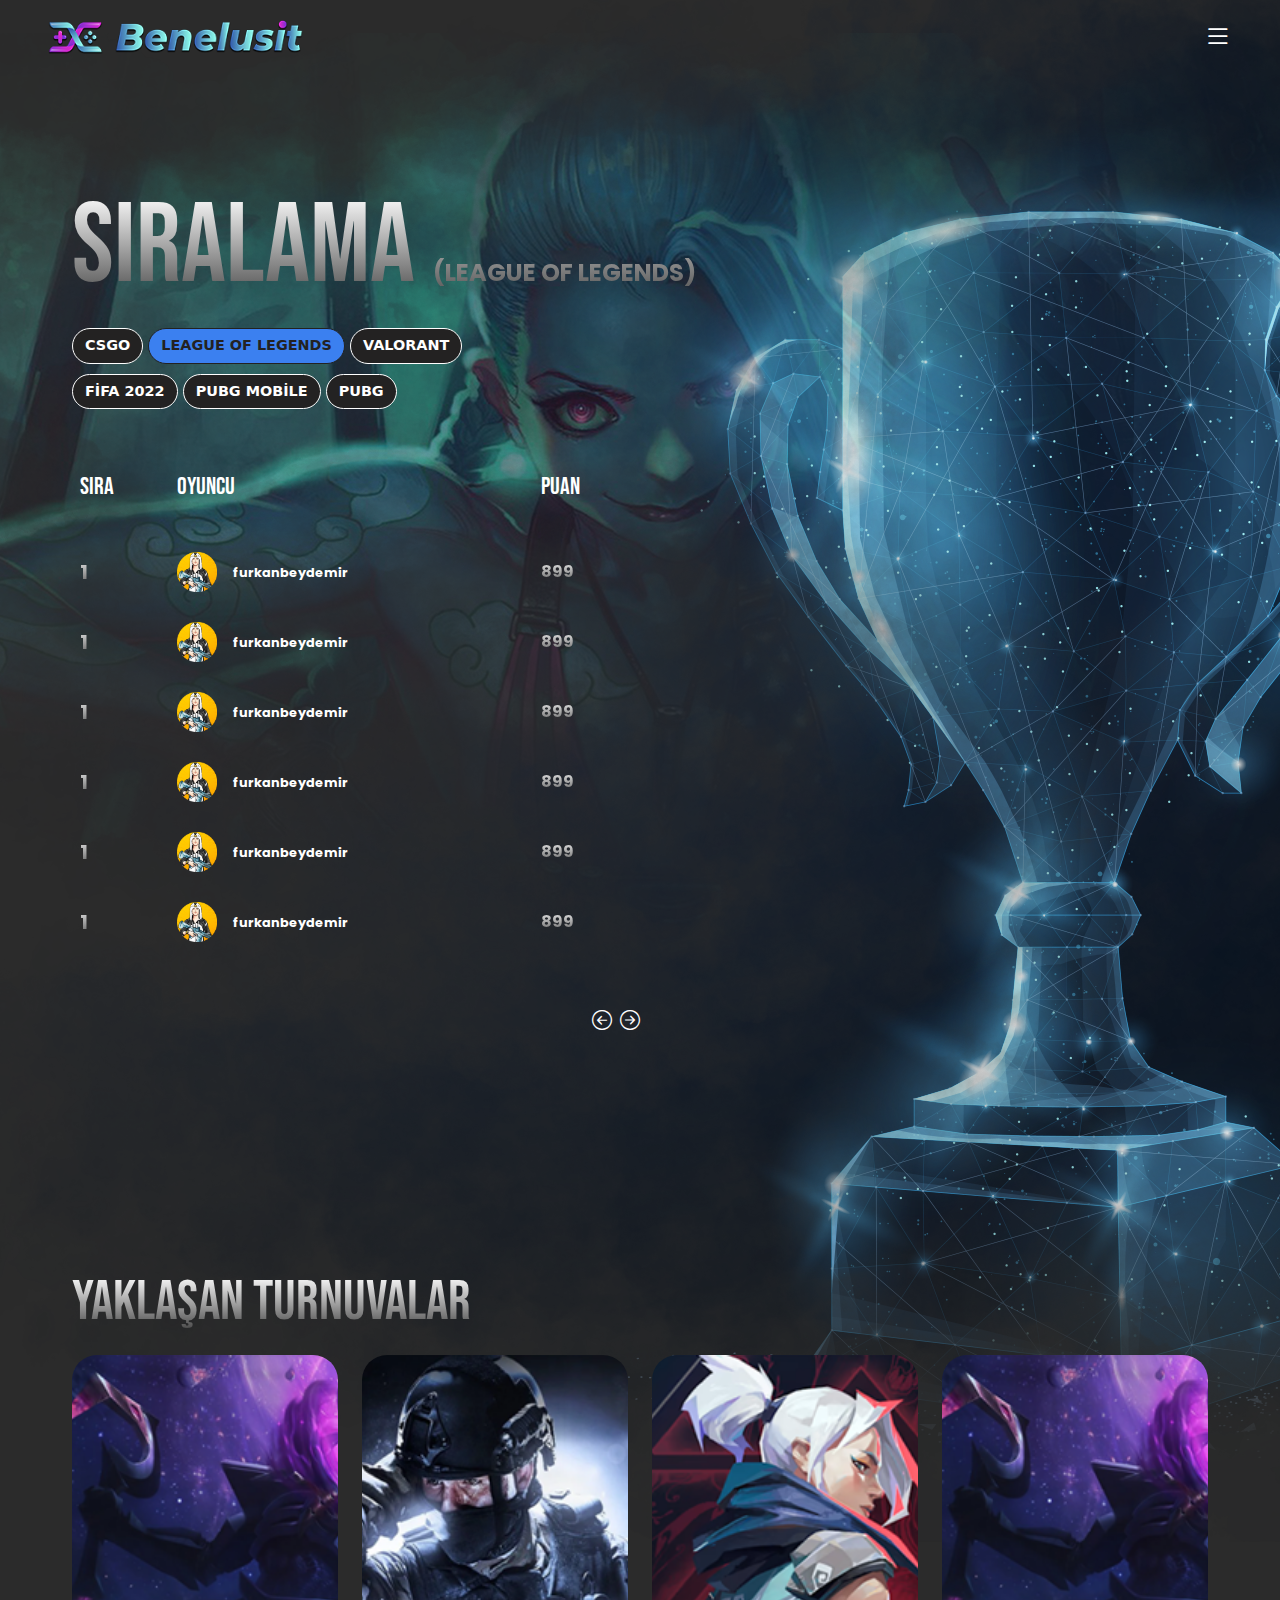
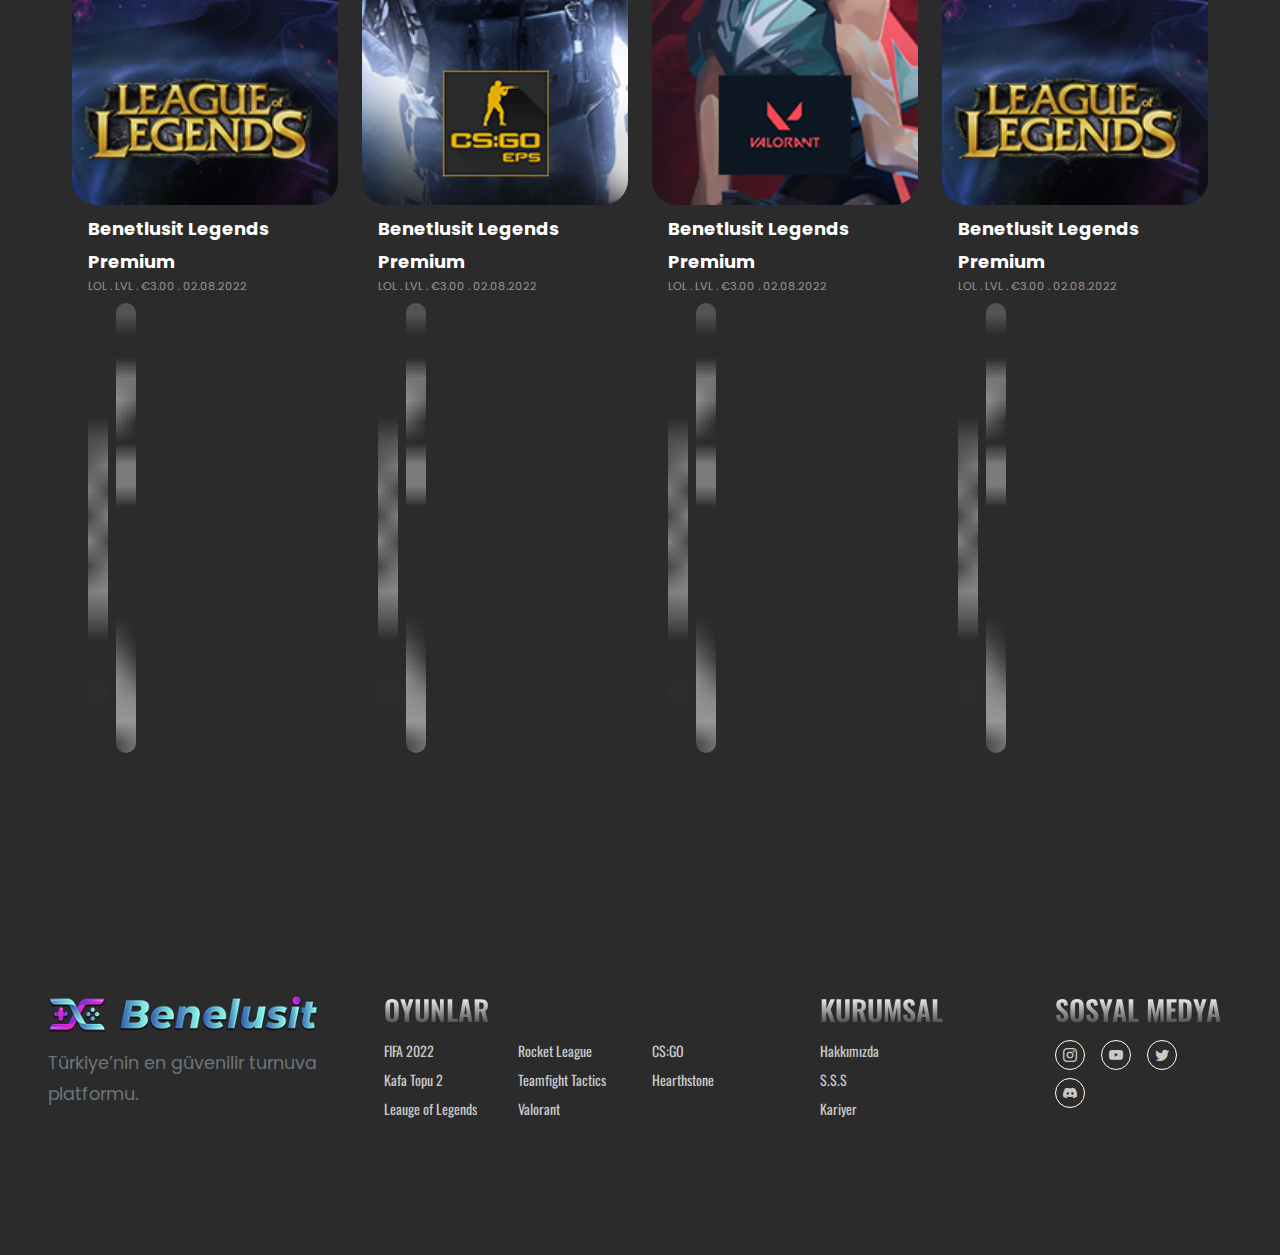
<file: alignment.html>
<!DOCTYPE html>
<html lang="tr">
<head>
    <meta charset="UTF-8">
    <meta http-equiv="X-UA-Compatible" content="IE=edge">
    <meta name="viewport" content="width=device-width, initial-scale=1.0">
    <title>Document</title>
    <!-- Google Fonts -->
    <link rel="preconnect" href="https://fonts.googleapis.com">
    <link rel="preconnect" href="https://fonts.gstatic.com" crossorigin>
    <link href="https://fonts.googleapis.com/css2?family=Bebas+Neue&family=Oswald:wght@300;400;500;600;700&family=Poppins:wght@300;400;500;600;700;800&display=swap" rel="stylesheet">
    <!-- Bootstrap -->
    <link rel="stylesheet" href="assets/css/bootstrap.min.css">
    <!-- Bootstrap ICON -->
    <link rel="stylesheet" href="https://cdn.jsdelivr.net/npm/bootstrap-icons@1.9.1/font/bootstrap-icons.css">
    <!-- Swiper Slide -->
    <link rel="stylesheet" href="https://cdn.jsdelivr.net/npm/swiper@8/swiper-bundle.min.css"/>
    <!-- CSS -->
    <link rel="stylesheet" href="assets/css/style.css">
</head>
<body class="position-relative" 
    style="background-image: url(assets/images/subpage/siralama-bg2.png); 
    background-color: rgb(43, 43, 43);
    background-position: top center;
    background-repeat: no-repeat;"
    >

    <header class="position-absolute w-100 top-0" style="z-index: 33;">
      <div class="container-fluid px-xl-5">
          <div class="header-wrapper d-flex flex-wrap justify-content-between justify-content-xxl-center py-3 mb-4 align-items-center">
                <a href="/" class="d-flex align-items-center me-md-auto">
                  <img src="assets/images/home/logo.png" alt="" style="width: 255px;" class="d-none d-md-block">
                  <img src="assets/images/home/logo.png" alt="" style="width: 200px;" class=" d-md-none">
                </a>
                <ul class="nav nav-pills align-items-center d-none d-xxl-flex">
                  <li class="nav-item"><a href="#" class="nav-link active" aria-current="page">anasayfa</a></li>
                  <li class="nav-item"><a href="game.html" class="nav-link">oyunlar</a></li>
                  <li class="nav-item"><a href="tournament.html" class="nav-link">turnuvalar</a></li>
                  <li class="nav-item"><a href="alignment.html" class="nav-link">sıralama</a></li>
                  <li class="nav-item"><a href="blog.html" class="nav-link">blog</a></li>
                  <li class="nav-item"><a href="javascript:void(0)" class="nav-link">
                    <!-- <input type="search" class="form-control m-0 border-0 search-input" placeholder="ARAMA YAP"> -->
                    <div class="input-group">
                      <input type="text" class="form-control search-input shadow-none rounded-0 border-dark text-white" placeholder="ARAMA YAP" aria-label="Recipient's username" aria-describedby="basic-addon2">
                      <span class="input-group-text bg-transparent shadow-none text-white border-dark" id="basic-addon2"><i class="bi bi-search"></i></span>
                    </div>
                  </a>
                </li>
                  <li class="nav-item">
                    <a href="profile.html" class="nav-link d-flex align-items-center"><i class="bi bi-people-fill me-2 fs-4"></i>üyelik</a>
                  </li>
                  <li class="nav-item">
                    <a href="shop.html" class="nav-link d-flex align-items-center"><i class="bi bi-cart4 me-2 fs-4"></i>sepet</a>
                  </li>
                </ul>
                <div class="d-flex d-xxl-none">
                  <a class="bi bi-list text-white fs-3 ms-3" data-bs-toggle="offcanvas" href="#canvasMobile" role="button">
                  </a>
                </div>

          </div>
      </div>

      <div class="offcanvas offcanvas-end d-block d-xxl-none" 
      tabindex="-1" id="canvasMobile">
        <div class="offcanvas-header">
          <button type="button" class="bi bi-x-circle fs-3 text-white bg-transparent border-0" data-bs-dismiss="offcanvas" aria-label="Close"></button>
        </div>
        <div class="offcanvas-body">

          <ul class="nav nav-pills align-items-center text-uppercase fs-09 text-white d-flex flex-column">
            <li class="nav-item"><a href="#" class="nav-link active" aria-current="page">anasayfa</a></li>
            <li class="nav-item"><a href="game.html" class="nav-link">oyunlar</a></li>
            <li class="nav-item"><a href="tournament.html" class="nav-link">turnuvalar</a></li>
            <li class="nav-item"><a href="alignment.html" class="nav-link">sıralama</a></li>
            <li class="nav-item"><a href="blog.html" class="nav-link">blog</a></li>
            <li class="nav-item"><a href="javascript:void(0)" class="nav-link">

              <div class="input-group">
                <input type="text" class="form-control search-input shadow-none rounded-0 border-dark text-white" placeholder="ARAMA YAP" aria-label="Recipient's username" aria-describedby="basic-addon2">
                <span class="input-group-text bg-transparent shadow-none text-white border-dark" id="basic-addon2"><i class="bi bi-search"></i></span>
              </div>
            </a>
          </li>
            <li class="nav-item">
              <a href="profile.html" class="nav-link d-flex align-items-center"><i class="bi bi-people-fill me-2 fs-4"></i>üyelik</a>
            </li>
            <li class="nav-item">
              <a href="shop.html" class="nav-link d-flex align-items-center"><i class="bi bi-cart4 me-2 fs-4"></i>sepet</a>
            </li>
          </ul>

        </div>
      </div>

    </header>


      <main class="pt-5">
        <section class="py-5 mt-5">
          <div class="container-fluid h-100 px-4 py-5">
            <div class="row justify-content-between h-100 align-items-center px-md-5">
              <div class="col-xxl-8 pt-5 pt-lg-0">
                <div class="section-title">
                  <h1 class="text-uppercase display-1 lh-1 custom-gradient">sıralama <span class="fs-4 fw-bold d-block d-lg-inline">(league of legends)</span></h1>
                </div>
                <div class="tag-button-wrapper my-4 col-lg-5">
                    <button type="button" class="btn btn-tags rounded-pill">csgo</button>
                    <button type="button" class="btn btn-tags active rounded-pill">league of legends</button>
                    <button type="button" class="btn btn-tags rounded-pill">valorant</button>
                    <button type="button" class="btn btn-tags rounded-pill">fifa 2022</button>
                    <button type="button" class="btn btn-tags rounded-pill">pubg mobile</button>
                    <button type="button" class="btn btn-tags rounded-pill">pubg</button>
                </div>


                <div class="table-wrapper col-lg-6 pb-5">
                    <table class="table table-responsive my-5 text-start table-siralama overflow-scroll pb-5">
                        <tr class="border-0">
                            <th class="text-white fs-4 text-uppercase fw-500 lh-1">sıra</th>
                            <th class="text-white fs-4 text-uppercase fw-500 lh-1">oyuncu</th>
                            <th class="text-white fs-4 text-uppercase fw-500 lh-1">puan</th>

                        </tr>

                        <tr>
                            <td>
                                <p class="custom-gradient fs-5 fw-bold">
                                    1</p>
                            </td>
                            <td>
                                <div class="d-flex align-items-center">
                                    <img src="assets/images/subpage/register-profile.png" alt="" style="width: 40px;">
                                    <p class="text-white fs-08 fw-bold ms-3">furkanbeydemir</p>
                                </div>
                            </td>
                            <td>
                                <p class="custom-gradient  fs-6 fw-bold">
                                    899</p>
                            </td>
                        </tr>
                        <tr>
                            <td>
                                <p class="custom-gradient fs-5 fw-bold">
                                    1</p>
                            </td>
                            <td>
                                <div class="d-flex align-items-center">
                                    <img src="assets/images/subpage/register-profile.png" alt="" style="width: 40px;">
                                    <p class="text-white fs-08 fw-bold ms-3">furkanbeydemir</p>
                                </div>
                            </td>
                            <td>
                                <p class="custom-gradient  fs-6 fw-bold">
                                    899</p>
                            </td>
                        </tr>
                        <tr>
                            <td>
                                <p class="custom-gradient fs-5 fw-bold">
                                    1</p>
                            </td>
                            <td>
                                <div class="d-flex align-items-center">
                                    <img src="assets/images/subpage/register-profile.png" alt="" style="width: 40px;">
                                    <p class="text-white fs-08 fw-bold ms-3">furkanbeydemir</p>
                                </div>
                            </td>
                            <td>
                                <p class="custom-gradient  fs-6 fw-bold">
                                    899</p>
                            </td>
                        </tr>
                        <tr>
                            <td>
                                <p class="custom-gradient fs-5 fw-bold">
                                    1</p>
                            </td>
                            <td>
                                <div class="d-flex align-items-center">
                                    <img src="assets/images/subpage/register-profile.png" alt="" style="width: 40px;">
                                    <p class="text-white fs-08 fw-bold ms-3">furkanbeydemir</p>
                                </div>
                            </td>
                            <td>
                                <p class="custom-gradient  fs-6 fw-bold">
                                    899</p>
                            </td>
                        </tr>
                        <tr>
                            <td>
                                <p class="custom-gradient fs-5 fw-bold">
                                    1</p>
                            </td>
                            <td>
                                <div class="d-flex align-items-center">
                                    <img src="assets/images/subpage/register-profile.png" alt="" style="width: 40px;">
                                    <p class="text-white fs-08 fw-bold ms-3">furkanbeydemir</p>
                                </div>
                            </td>
                            <td>
                                <p class="custom-gradient  fs-6 fw-bold">
                                    899</p>
                            </td>
                        </tr>
                        <tr>
                            <td>
                                <p class="custom-gradient fs-5 fw-bold">
                                    1</p>
                            </td>
                            <td>
                                <div class="d-flex align-items-center">
                                    <img src="assets/images/subpage/register-profile.png" alt="" style="width: 40px;">
                                    <p class="text-white fs-08 fw-bold ms-3">furkanbeydemir</p>
                                </div>
                            </td>
                            <td>
                                <p class="custom-gradient  fs-6 fw-bold">
                                    899</p>
                            </td>
                        </tr>


                        


                    </table>
                    <div class="d-flex justify-content-center justify-content-lg-end">
                        <a href=""><i class="bi bi-arrow-left-circle text-white fs-5"></i></a>
                        <a href=""><i class="bi bi-arrow-right-circle text-white ms-2 fs-5"></i></a>
                    </div>
                </div>
              </div>
              
            </div>
          </div>
        </section>


        <section class="featured-game py-5 px-xl-4 ">
            <div class="container-fluid py-5 px-3 px-sm-5">
              <div class="section-title text-center">
                <h1 class="text-uppercase display-4 mb-4 lh-1 custom-gradient text-start">yaklaşan turnuvalar</h1>

              </div>
              <div class="row justify-content-between">
    
                  <div class="col-6 col-lg-4 col-xl-3">
                    <figure class="gaming-item">
                        <img src="assets/images/game1.png" alt="Gaming Item">
                        <figcaption class="px-sm-3 py-2">
                            <p class="text-white">Benetlusit Legends Premium</p>
                            <span class="text-uppercase text-white-50 fs-07 d-block">lol . lvl . €3.00 . 02.08.2022</span>
                            <div class="d-flex py-2">
                                <span><img src="assets/images/war-icon.png" alt="" style="width: 20px;"></span>
                                <span class="ms-2"><img src="assets/images/diamond-icon.png" alt="" style="width: 20px;"></span>
                            </div>
                        </figcaption>
                    </figure>
                  </div>
                  
    
                  <div class="col-6 col-lg-4 col-xl-3">
                    <figure class="gaming-item">
                        <img src="assets/images/game2.png" alt="Gaming Item">
                        <figcaption class="px-sm-3 py-2">
                            <p class="text-white">Benetlusit Legends Premium</p>
                            <span class="text-uppercase text-white-50 fs-07 d-block">lol . lvl . €3.00 . 02.08.2022</span>
                            <div class="d-flex py-2">
                                <span><img src="assets/images/war-icon.png" alt="" style="width: 20px;"></span>
                                <span class="ms-2"><img src="assets/images/diamond-icon.png" alt="" style="width: 20px;"></span>
                            </div>
                        </figcaption>
                    </figure>
                  </div>
                  
    
                  <div class="col-6 col-lg-4 col-xl-3">
                    <figure class="gaming-item">
                        <img src="assets/images/game3.png" alt="Gaming Item">
                        <figcaption class="px-sm-3 py-2">
                            <p class="text-white">Benetlusit Legends Premium</p>
                            <span class="text-uppercase text-white-50 fs-07 d-block">lol . lvl . €3.00 . 02.08.2022</span>
                            <div class="d-flex py-2">
                                <span><img src="assets/images/war-icon.png" alt="" style="width: 20px;"></span>
                                <span class="ms-2"><img src="assets/images/diamond-icon.png" alt="" style="width: 20px;"></span>
                            </div>
                        </figcaption>
                    </figure>
                  </div>
                  
    
                  <div class="col-6 col-lg-4 col-xl-3">
                    <figure class="gaming-item">
                        <img src="assets/images/game1.png" alt="Gaming Item">
                        <figcaption class="px-sm-3 py-2">
                            <p class="text-white">Benetlusit Legends Premium</p>
                            <span class="text-uppercase text-white-50 fs-07 d-block">lol . lvl . €3.00 . 02.08.2022</span>
                            <div class="d-flex py-2">
                                <span><img src="assets/images/war-icon.png" alt="" style="width: 20px;"></span>
                                <span class="ms-2"><img src="assets/images/diamond-icon.png" alt="" style="width: 20px;"></span>
                            </div>
                        </figcaption>
                    </figure>
                  </div>
                  
    

                  
              </div>
            </div>
    
          </section>


  
      </main>






      <footer class="py-5  bg-custom-dark">
        <div class="container-fluid px-3 px-sm-5 py-md-5">
          <div class="row justify-content-between">
            <div class="col-md-3 mb-3">
              <a href="/" class="d-flex align-items-center mb-3 link-dark text-decoration-none">
                <img src="assets/images/home/logo.png" alt="" style="width: 270px;">
              </a>
              <p class="text-muted">Türkiye’nin en güvenilir turnuva platformu.</p>
            </div>
        
            <div class="col-md-4 mb-3">
              <h4 class="text-uppercase fs-3 lh-1 custom-gradient mb-3">oyunlar</h4>
              <ul class="list-unstyled row">
                <div class="col-4">
                  <li class="nav-item mb-2"><a href="#" class="nav-link p-0 text-muted">FIFA 2022</a></li>
                  <li class="nav-item mb-2"><a href="#" class="nav-link p-0 text-muted">Kafa Topu 2</a></li>
                  <li class="nav-item mb-2"><a href="#" class="nav-link p-0 text-muted">Leauge of Legends</a></li>
                </div>
                <div class="col-4">
                  <li class="nav-item mb-2"><a href="#" class="nav-link p-0 text-muted">Rocket League</a></li>
                  <li class="nav-item mb-2"><a href="#" class="nav-link p-0 text-muted">Teamfight Tactics</a></li>
                  <li class="nav-item mb-2"><a href="#" class="nav-link p-0 text-muted">Valorant</a></li>
                </div>
                <div class="col-4">
                  <li class="nav-item mb-2"><a href="#" class="nav-link p-0 text-muted">CS:GO</a></li>
                  <li class="nav-item mb-2"><a href="#" class="nav-link p-0 text-muted">Hearthstone</a></li>
                </div>

              </ul>
            </div>
        

        
            <div class="col-md-2 mb-3">
              <h4 class="text-uppercase fs-3 lh-1 custom-gradient mb-3">kurumsal</h4>
              <ul class="nav flex-column">
                <li class="nav-item mb-2"><a href="#" class="nav-link p-0 text-muted">Hakkımızda</a></li>
                <li class="nav-item mb-2"><a href="#" class="nav-link p-0 text-muted">S.S.S</a></li>
                <li class="nav-item mb-2"><a href="#" class="nav-link p-0 text-muted">Kariyer</a></li>
              </ul>
            </div>
            <div class="col-md-2 mb-3">
              <h4 class="text-uppercase fs-3 lh-1 custom-gradient mb-3">sosyal medya</h4>
              <ul class="nav d-flex">
                <li class="nav-item mb-2 me-3"><a href="#" class="nav-link p-0 text-white text-center rounded-circle" style="line-height: 1.8; border: 1px solid white; width: 30px; height: 30px; "><i class="bi bi-instagram"></i></a></li>
                <li class="nav-item mb-2 me-3"><a href="#" class="nav-link p-0 text-white text-center rounded-circle" style="line-height: 1.8; border: 1px solid white; width: 30px; height: 30px; "><i class="bi bi-youtube"></i></a></li>
                <li class="nav-item mb-2 me-3"><a href="#" class="nav-link p-0 text-white text-center rounded-circle" style="line-height: 1.8; border: 1px solid white; width: 30px; height: 30px; "><i class="bi bi-twitter"></i></a></li>
                <li class="nav-item mb-2 me-3"><a href="#" class="nav-link p-0 text-white text-center rounded-circle" style="line-height: 1.8; border: 1px solid white; width: 30px; height: 30px; "><i class="bi bi-discord"></i></a></li>

              </ul>
            </div>
          </div>
        </div>
      </footer>


    <!-- JavaScript Bundle with Popper -->
    <script src="assets/js/bootstrap.bundle.min.js"></script>
    <!-- Swiper JS -->
    <script src="https://cdn.jsdelivr.net/npm/swiper@8/swiper-bundle.min.js"></script>
    <!-- Main JS -->
    <script src="assets/js/main.js"></script>
</body>
</html>
</file>
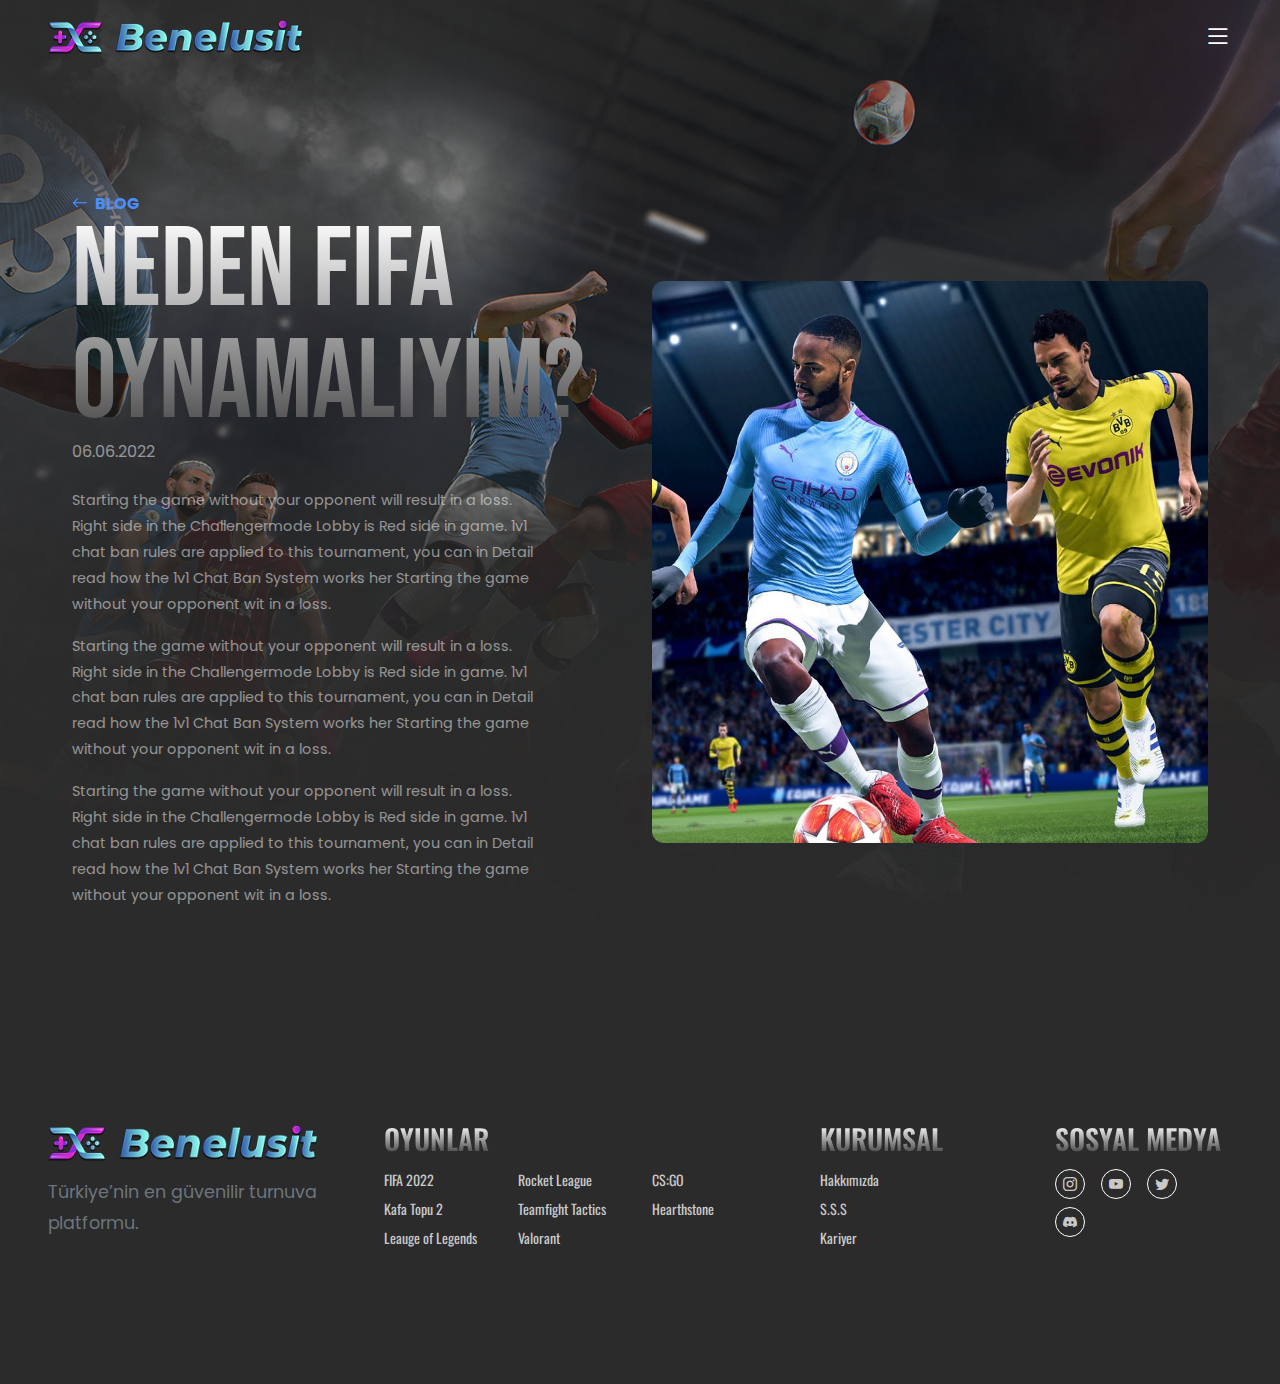
<file: blog-detail.html>
<!DOCTYPE html>
<html lang="tr">
<head>
    <meta charset="UTF-8">
    <meta http-equiv="X-UA-Compatible" content="IE=edge">
    <meta name="viewport" content="width=device-width, initial-scale=1.0">
    <title>Document</title>
    <!-- Google Fonts -->
    <link rel="preconnect" href="https://fonts.googleapis.com">
    <link rel="preconnect" href="https://fonts.gstatic.com" crossorigin>
    <link href="https://fonts.googleapis.com/css2?family=Bebas+Neue&family=Oswald:wght@300;400;500;600;700&family=Poppins:wght@300;400;500;600;700;800&display=swap" rel="stylesheet">
    <!-- Bootstrap -->
    <link rel="stylesheet" href="assets/css/bootstrap.min.css">
    <!-- Bootstrap ICON -->
    <link rel="stylesheet" href="https://cdn.jsdelivr.net/npm/bootstrap-icons@1.9.1/font/bootstrap-icons.css">
    <!-- Swiper Slide -->
    <link rel="stylesheet" href="https://cdn.jsdelivr.net/npm/swiper@8/swiper-bundle.min.css"/>
    <!-- CSS -->
    <link rel="stylesheet" href="assets/css/style.css">
</head>
<body class="position-relative" 
    style="background-image: url(assets/images/subpage/blog-bg.png); 
    background-color: rgb(43, 43, 43);
    background-position: top center;
    background-repeat: no-repeat;"
    >

    <header class="position-absolute w-100 top-0" style="z-index: 33;">
      <div class="container-fluid px-xl-5">
          <div class="header-wrapper d-flex flex-wrap justify-content-between justify-content-xxl-center py-3 mb-4 align-items-center">
                <a href="/" class="d-flex align-items-center me-md-auto">
                  <img src="assets/images/home/logo.png" alt="" style="width: 255px;" class="d-none d-md-block">
                  <img src="assets/images/home/logo.png" alt="" style="width: 200px;" class=" d-md-none">
                </a>
                <ul class="nav nav-pills align-items-center d-none d-xxl-flex">
                  <li class="nav-item"><a href="#" class="nav-link active" aria-current="page">anasayfa</a></li>
                  <li class="nav-item"><a href="game.html" class="nav-link">oyunlar</a></li>
                  <li class="nav-item"><a href="tournament.html" class="nav-link">turnuvalar</a></li>
                  <li class="nav-item"><a href="alignment.html" class="nav-link">sıralama</a></li>
                  <li class="nav-item"><a href="blog.html" class="nav-link">blog</a></li>
                  <li class="nav-item"><a href="javascript:void(0)" class="nav-link">
                    <!-- <input type="search" class="form-control m-0 border-0 search-input" placeholder="ARAMA YAP"> -->
                    <div class="input-group">
                      <input type="text" class="form-control search-input shadow-none rounded-0 border-dark text-white" placeholder="ARAMA YAP" aria-label="Recipient's username" aria-describedby="basic-addon2">
                      <span class="input-group-text bg-transparent shadow-none text-white border-dark" id="basic-addon2"><i class="bi bi-search"></i></span>
                    </div>
                  </a>
                </li>
                  <li class="nav-item">
                    <a href="profile.html" class="nav-link d-flex align-items-center"><i class="bi bi-people-fill me-2 fs-4"></i>üyelik</a>
                  </li>
                  <li class="nav-item">
                    <a href="shop.html" class="nav-link d-flex align-items-center"><i class="bi bi-cart4 me-2 fs-4"></i>sepet</a>
                  </li>
                </ul>
                <div class="d-flex d-xxl-none">
                  <a class="bi bi-list text-white fs-3 ms-3" data-bs-toggle="offcanvas" href="#canvasMobile" role="button">
                  </a>
                </div>

          </div>
      </div>

      <div class="offcanvas offcanvas-end d-block d-xxl-none" 
      tabindex="-1" id="canvasMobile">
        <div class="offcanvas-header">
          <button type="button" class="bi bi-x-circle fs-3 text-white bg-transparent border-0" data-bs-dismiss="offcanvas" aria-label="Close"></button>
        </div>
        <div class="offcanvas-body">

          <ul class="nav nav-pills align-items-center text-uppercase fs-09 text-white d-flex flex-column">
            <li class="nav-item"><a href="#" class="nav-link active" aria-current="page">anasayfa</a></li>
            <li class="nav-item"><a href="game.html" class="nav-link">oyunlar</a></li>
            <li class="nav-item"><a href="tournament.html" class="nav-link">turnuvalar</a></li>
            <li class="nav-item"><a href="alignment.html" class="nav-link">sıralama</a></li>
            <li class="nav-item"><a href="blog.html" class="nav-link">blog</a></li>
            <li class="nav-item"><a href="javascript:void(0)" class="nav-link">

              <div class="input-group">
                <input type="text" class="form-control search-input shadow-none rounded-0 border-dark text-white" placeholder="ARAMA YAP" aria-label="Recipient's username" aria-describedby="basic-addon2">
                <span class="input-group-text bg-transparent shadow-none text-white border-dark" id="basic-addon2"><i class="bi bi-search"></i></span>
              </div>
            </a>
          </li>
            <li class="nav-item">
              <a href="profile.html" class="nav-link d-flex align-items-center"><i class="bi bi-people-fill me-2 fs-4"></i>üyelik</a>
            </li>
            <li class="nav-item">
              <a href="shop.html" class="nav-link d-flex align-items-center"><i class="bi bi-cart4 me-2 fs-4"></i>sepet</a>
            </li>
          </ul>

        </div>
      </div>

    </header>


      <main class="pt-5">
        <section class="blog-detail py-5 mt-lg-5">
          <div class="container-fluid h-100 px-4 py-5">
            <div class="row justify-content-between h-100 align-items-center px-md-5">
              <div class="col-xl-6 col-xxl-5 ">
                <div class="section-title">
                  <a  href="" class="text-uppercase text-blue fw-bold "><i class="bi bi-arrow-left fw-bold me-1"></i> blog</a>
                  <h1 class="text-uppercase display-1 lh-1 custom-gradient">neden fıfa oynamalıyım?</h1>
                </div>
                <span class="text-white-50">06.06.2022</span>
                <div class="description-contents py-4 col-lg-10 ">
                    <p class="text-white-50 fs-09">Starting the game without your opponent will result in a loss.
                        Right side in the Challengermode Lobby is Red side in game.
                        1v1 chat ban rules are applied to this tournament, you can in
                        Detail read how the 1v1 Chat Ban System works her
                        Starting the game without your opponent wit in a loss.</p>
                    <p class="text-white-50 my-3 fs-09">Starting the game without your opponent will result in a loss.
                        Right side in the Challengermode Lobby is Red side in game.
                        1v1 chat ban rules are applied to this tournament, you can in
                        Detail read how the 1v1 Chat Ban System works her
                        Starting the game without your opponent wit in a loss.</p>
                    <p class="text-white-50 fs-09">Starting the game without your opponent will result in a loss.
                        Right side in the Challengermode Lobby is Red side in game.
                        1v1 chat ban rules are applied to this tournament, you can in
                        Detail read how the 1v1 Chat Ban System works her
                        Starting the game without your opponent wit in a loss.</p>
                </div>
              </div>
              <div class="col-xl-6 col-xxl-6">
                    <img src="assets/images/subpage/blog-detail-hero.png" alt="">
              </div>
            </div>
          </div>
        </section>



  
      </main>






      <footer class="py-5  bg-custom-dark">
        <div class="container-fluid px-3 px-sm-5 py-md-5">
          <div class="row justify-content-between">
            <div class="col-md-3 mb-3">
              <a href="/" class="d-flex align-items-center mb-3 link-dark text-decoration-none">
                <img src="assets/images/home/logo.png" alt="" style="width: 270px;">
              </a>
              <p class="text-muted">Türkiye’nin en güvenilir turnuva platformu.</p>
            </div>
        
            <div class="col-md-4 mb-3">
              <h4 class="text-uppercase fs-3 lh-1 custom-gradient mb-3">oyunlar</h4>
              <ul class="list-unstyled row">
                <div class="col-4">
                  <li class="nav-item mb-2"><a href="#" class="nav-link p-0 text-muted">FIFA 2022</a></li>
                  <li class="nav-item mb-2"><a href="#" class="nav-link p-0 text-muted">Kafa Topu 2</a></li>
                  <li class="nav-item mb-2"><a href="#" class="nav-link p-0 text-muted">Leauge of Legends</a></li>
                </div>
                <div class="col-4">
                  <li class="nav-item mb-2"><a href="#" class="nav-link p-0 text-muted">Rocket League</a></li>
                  <li class="nav-item mb-2"><a href="#" class="nav-link p-0 text-muted">Teamfight Tactics</a></li>
                  <li class="nav-item mb-2"><a href="#" class="nav-link p-0 text-muted">Valorant</a></li>
                </div>
                <div class="col-4">
                  <li class="nav-item mb-2"><a href="#" class="nav-link p-0 text-muted">CS:GO</a></li>
                  <li class="nav-item mb-2"><a href="#" class="nav-link p-0 text-muted">Hearthstone</a></li>
                </div>

              </ul>
            </div>
        

        
            <div class="col-md-2 mb-3">
              <h4 class="text-uppercase fs-3 lh-1 custom-gradient mb-3">kurumsal</h4>
              <ul class="nav flex-column">
                <li class="nav-item mb-2"><a href="#" class="nav-link p-0 text-muted">Hakkımızda</a></li>
                <li class="nav-item mb-2"><a href="#" class="nav-link p-0 text-muted">S.S.S</a></li>
                <li class="nav-item mb-2"><a href="#" class="nav-link p-0 text-muted">Kariyer</a></li>
              </ul>
            </div>
            <div class="col-md-2 mb-3">
              <h4 class="text-uppercase fs-3 lh-1 custom-gradient mb-3">sosyal medya</h4>
              <ul class="nav d-flex">
                <li class="nav-item mb-2 me-3"><a href="#" class="nav-link p-0 text-white text-center rounded-circle" style="line-height: 1.8; border: 1px solid white; width: 30px; height: 30px; "><i class="bi bi-instagram"></i></a></li>
                <li class="nav-item mb-2 me-3"><a href="#" class="nav-link p-0 text-white text-center rounded-circle" style="line-height: 1.8; border: 1px solid white; width: 30px; height: 30px; "><i class="bi bi-youtube"></i></a></li>
                <li class="nav-item mb-2 me-3"><a href="#" class="nav-link p-0 text-white text-center rounded-circle" style="line-height: 1.8; border: 1px solid white; width: 30px; height: 30px; "><i class="bi bi-twitter"></i></a></li>
                <li class="nav-item mb-2 me-3"><a href="#" class="nav-link p-0 text-white text-center rounded-circle" style="line-height: 1.8; border: 1px solid white; width: 30px; height: 30px; "><i class="bi bi-discord"></i></a></li>

              </ul>
            </div>
          </div>
        </div>
      </footer>


    <!-- JavaScript Bundle with Popper -->
    <script src="assets/js/bootstrap.bundle.min.js"></script>
    <!-- Swiper JS -->
    <script src="https://cdn.jsdelivr.net/npm/swiper@8/swiper-bundle.min.js"></script>
    <!-- Main JS -->
    <script src="assets/js/main.js"></script>
</body>
</html>
</file>
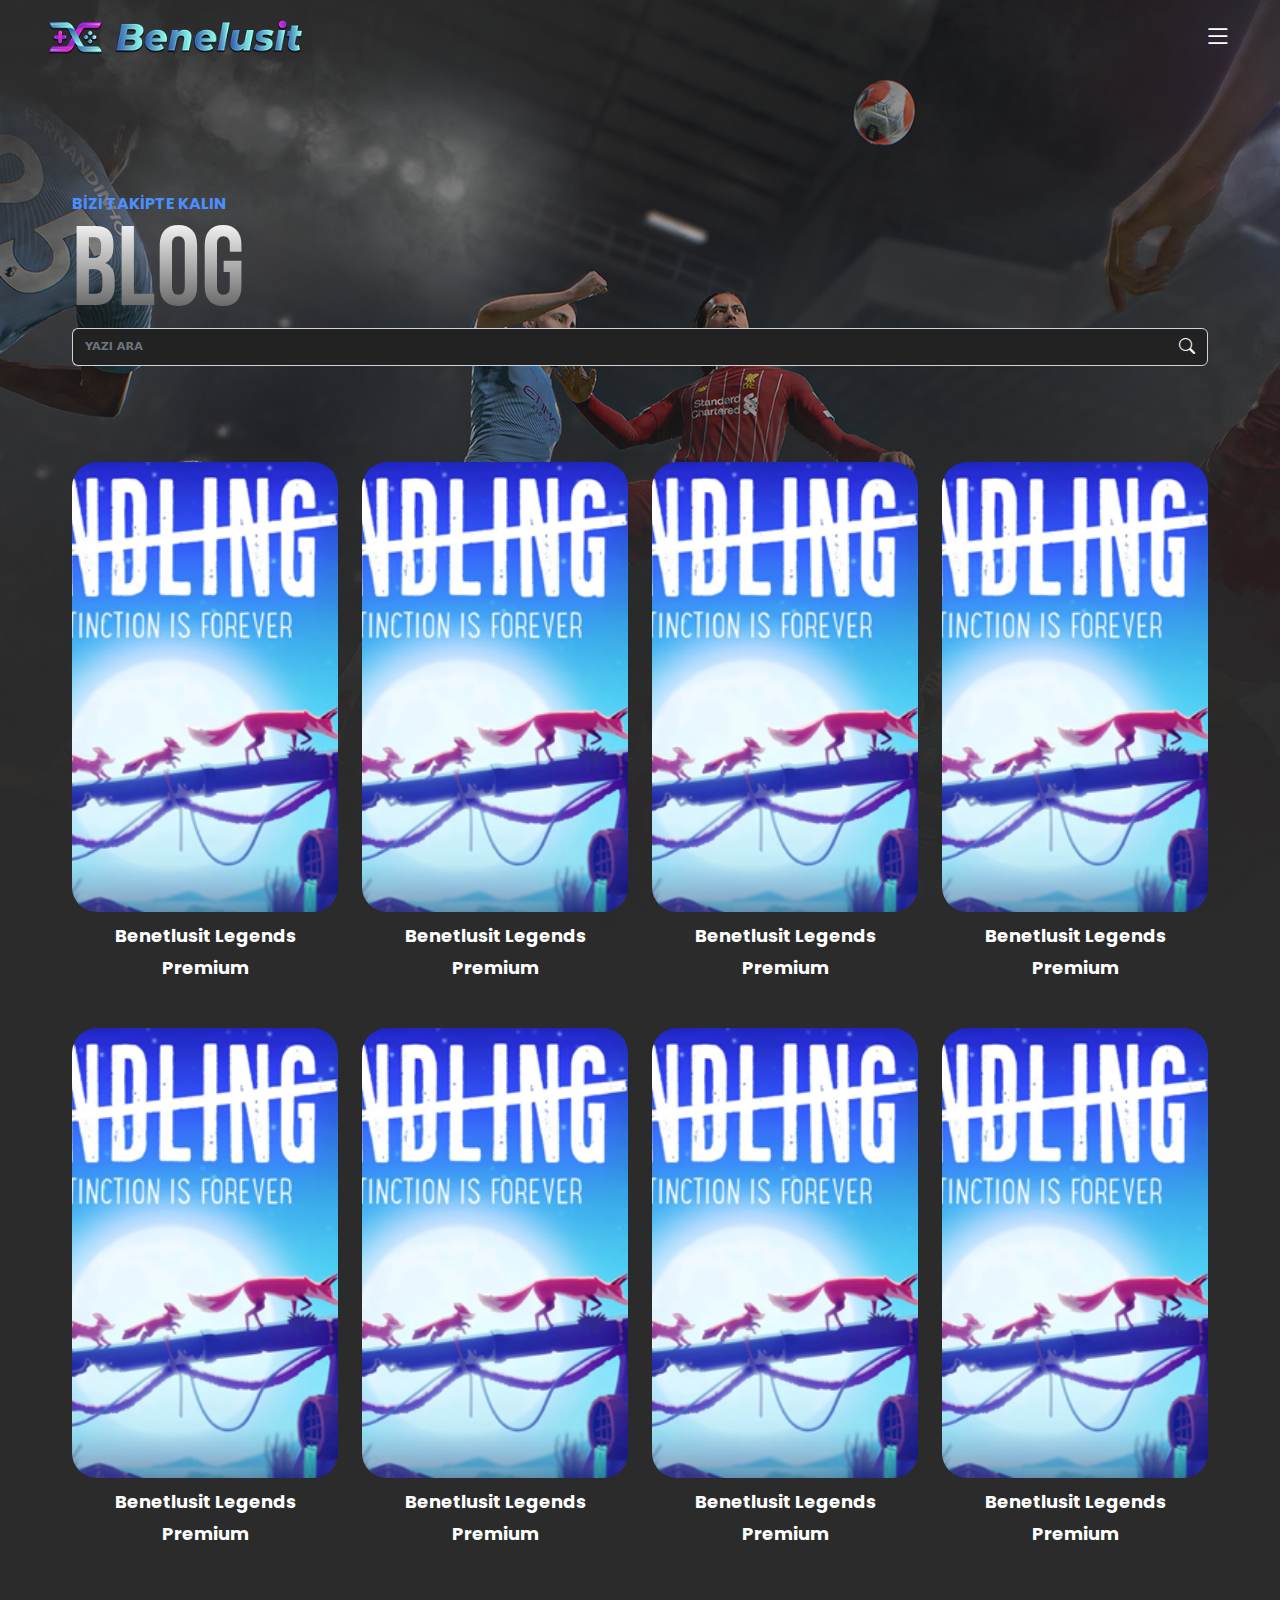
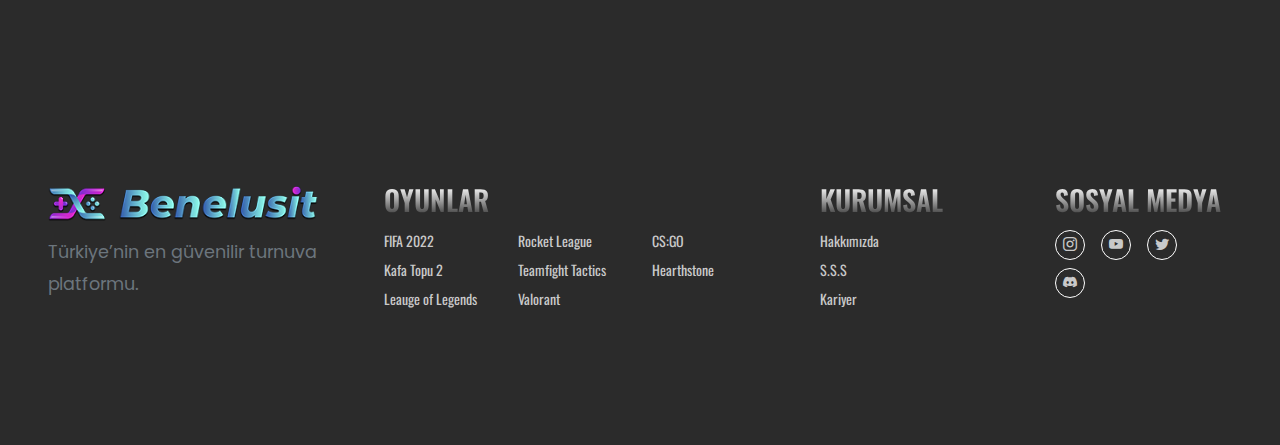
<file: blog.html>
<!DOCTYPE html>
<html lang="tr">
<head>
    <meta charset="UTF-8">
    <meta http-equiv="X-UA-Compatible" content="IE=edge">
    <meta name="viewport" content="width=device-width, initial-scale=1.0">
    <title>Document</title>
    <!-- Google Fonts -->
    <link rel="preconnect" href="https://fonts.googleapis.com">
    <link rel="preconnect" href="https://fonts.gstatic.com" crossorigin>
    <link href="https://fonts.googleapis.com/css2?family=Bebas+Neue&family=Oswald:wght@300;400;500;600;700&family=Poppins:wght@300;400;500;600;700;800&display=swap" rel="stylesheet">
    <!-- Bootstrap -->
    <link rel="stylesheet" href="assets/css/bootstrap.min.css">
    <!-- Bootstrap ICON -->
    <link rel="stylesheet" href="https://cdn.jsdelivr.net/npm/bootstrap-icons@1.9.1/font/bootstrap-icons.css">
    <!-- Swiper Slide -->
    <link rel="stylesheet" href="https://cdn.jsdelivr.net/npm/swiper@8/swiper-bundle.min.css"/>
    <!-- CSS -->
    <link rel="stylesheet" href="assets/css/style.css">
</head>
<body class="position-relative" 
    style="background-image: url(assets/images/subpage/blog-bg.png); 
    background-color: rgb(43, 43, 43);
    background-position: top center;
    background-repeat: no-repeat;"
    >

    <header class="position-absolute w-100 top-0" style="z-index: 33;">
      <div class="container-fluid px-xl-5">
          <div class="header-wrapper d-flex flex-wrap justify-content-between justify-content-xxl-center py-3 mb-4 align-items-center">
                <a href="/" class="d-flex align-items-center me-md-auto">
                  <img src="assets/images/home/logo.png" alt="" style="width: 255px;" class="d-none d-md-block">
                  <img src="assets/images/home/logo.png" alt="" style="width: 200px;" class=" d-md-none">
                </a>
                <ul class="nav nav-pills align-items-center d-none d-xxl-flex">
                  <li class="nav-item"><a href="#" class="nav-link active" aria-current="page">anasayfa</a></li>
                  <li class="nav-item"><a href="game.html" class="nav-link">oyunlar</a></li>
                  <li class="nav-item"><a href="tournament.html" class="nav-link">turnuvalar</a></li>
                  <li class="nav-item"><a href="alignment.html" class="nav-link">sıralama</a></li>
                  <li class="nav-item"><a href="blog.html" class="nav-link">blog</a></li>
                  <li class="nav-item"><a href="javascript:void(0)" class="nav-link">
                    <!-- <input type="search" class="form-control m-0 border-0 search-input" placeholder="ARAMA YAP"> -->
                    <div class="input-group">
                      <input type="text" class="form-control search-input shadow-none rounded-0 border-dark text-white" placeholder="ARAMA YAP" aria-label="Recipient's username" aria-describedby="basic-addon2">
                      <span class="input-group-text bg-transparent shadow-none text-white border-dark" id="basic-addon2"><i class="bi bi-search"></i></span>
                    </div>
                  </a>
                </li>
                  <li class="nav-item">
                    <a href="profile.html" class="nav-link d-flex align-items-center"><i class="bi bi-people-fill me-2 fs-4"></i>üyelik</a>
                  </li>
                  <li class="nav-item">
                    <a href="shop.html" class="nav-link d-flex align-items-center"><i class="bi bi-cart4 me-2 fs-4"></i>sepet</a>
                  </li>
                </ul>
                <div class="d-flex d-xxl-none">
                  <a class="bi bi-list text-white fs-3 ms-3" data-bs-toggle="offcanvas" href="#canvasMobile" role="button">
                  </a>
                </div>

          </div>
      </div>

      <div class="offcanvas offcanvas-end d-block d-xxl-none" 
      tabindex="-1" id="canvasMobile">
        <div class="offcanvas-header">
          <button type="button" class="bi bi-x-circle fs-3 text-white bg-transparent border-0" data-bs-dismiss="offcanvas" aria-label="Close"></button>
        </div>
        <div class="offcanvas-body">

          <ul class="nav nav-pills align-items-center text-uppercase fs-09 text-white d-flex flex-column">
            <li class="nav-item"><a href="#" class="nav-link active" aria-current="page">anasayfa</a></li>
            <li class="nav-item"><a href="game.html" class="nav-link">oyunlar</a></li>
            <li class="nav-item"><a href="tournament.html" class="nav-link">turnuvalar</a></li>
            <li class="nav-item"><a href="alignment.html" class="nav-link">sıralama</a></li>
            <li class="nav-item"><a href="blog.html" class="nav-link">blog</a></li>
            <li class="nav-item"><a href="javascript:void(0)" class="nav-link">

              <div class="input-group">
                <input type="text" class="form-control search-input shadow-none rounded-0 border-dark text-white" placeholder="ARAMA YAP" aria-label="Recipient's username" aria-describedby="basic-addon2">
                <span class="input-group-text bg-transparent shadow-none text-white border-dark" id="basic-addon2"><i class="bi bi-search"></i></span>
              </div>
            </a>
          </li>
            <li class="nav-item">
              <a href="profile.html" class="nav-link d-flex align-items-center"><i class="bi bi-people-fill me-2 fs-4"></i>üyelik</a>
            </li>
            <li class="nav-item">
              <a href="shop.html" class="nav-link d-flex align-items-center"><i class="bi bi-cart4 me-2 fs-4"></i>sepet</a>
            </li>
          </ul>

        </div>
      </div>

    </header>


      <main class="pt-md-5">
        <section class="blog-hero py-5 mt-md-5">
          <div class="container-fluid h-100 px-4 pt-md-5">
            <div class="row justify-content-between h-100 align-items-center px-md-5">
              <div class="col-lg-7 col-xl-6 col-xxl-4 pt-5 pt-lg-0">
                <div class="section-title">
                  <span class="text-uppercase text-blue fw-bold ">bizi takipte kalın</span>
                  <h1 class="text-uppercase display-1 lh-1 custom-gradient">blog</h1>
                </div>
              </div>
              <div class="col-xxl-4">
                <div class="input-group flex-nowrap">

                    <input type="text" class=" fs-07 form-control bg-dark fw-bold text-white shadow-none border-end-0" placeholder="YAZI ARA" aria-label="Username" aria-describedby="addon-wrapping">
                    <span class="input-group-text bg-dark text-white" id="addon-wrapping"><i class="bi bi-search"></i></span>
                  </div>
              </div>
            </div>
          </div>
        </section>


        <section class="featured-game pb-5 px-xl-4 position-relative">
            <div class="container-fluid py-5 px-3 px-sm-5">
              <div class="row justify-content-between">
    
                  <div class="col-6 col-lg-4 col-xl-3">
                    <figure class="gaming-item text-center">
                      <img src="assets/images/subpage/blog-item-img.png" alt="Gaming Item">
                      <figcaption class="px-3 py-2">
                          <p class="text-white text-center">Benetlusit Legends Premium</p>
                      </figcaption>
                    </figure>
                  </div>
                  
    
                  <div class="col-6 col-lg-4 col-xl-3">
                    <figure class="gaming-item text-center">
                        <img src="assets/images/subpage/blog-item-img.png" alt="Gaming Item">
                      <figcaption class="px-3 py-2">
                          <p class="text-white text-center">Benetlusit Legends Premium</p>
                      </figcaption>
                    </figure>
                  </div>
                  
    
                  <div class="col-6 col-lg-4 col-xl-3">
                    <figure class="gaming-item text-center">
                        <img src="assets/images/subpage/blog-item-img.png" alt="Gaming Item">
                      <figcaption class="px-3 py-2">
                          <p class="text-white text-center">Benetlusit Legends Premium</p>
                      </figcaption>
                    </figure>
                  </div>
                  
    
                  <div class="col-6 col-lg-4 col-xl-3">
                    <figure class="gaming-item text-center">
                        <img src="assets/images/subpage/blog-item-img.png" alt="Gaming Item">
                      <figcaption class="px-3 py-2">
                          <p class="text-white text-center">Benetlusit Legends Premium</p>
                      </figcaption>
                    </figure>
                  </div>
                  
    
                  <div class="col-6 col-lg-4 col-xl-3">
                    <figure class="gaming-item text-center">
                        <img src="assets/images/subpage/blog-item-img.png" alt="Gaming Item">
                      <figcaption class="px-3 py-2">
                          <p class="text-white text-center">Benetlusit Legends Premium</p>
                      </figcaption>
                    </figure>
                  </div>
                  
    
                  <div class="col-6 col-lg-4 col-xl-3">
                    <figure class="gaming-item text-center">
                        <img src="assets/images/subpage/blog-item-img.png" alt="Gaming Item">
                      <figcaption class="px-3 py-2">
                          <p class="text-white text-center">Benetlusit Legends Premium</p>
                      </figcaption>
                    </figure>
                  </div>
                  
    
                  <div class="col-6 col-lg-4 col-xl-3">
                    <figure class="gaming-item text-center">
                        <img src="assets/images/subpage/blog-item-img.png" alt="Gaming Item">
                      <figcaption class="px-3 py-2">
                          <p class="text-white text-center">Benetlusit Legends Premium</p>
                      </figcaption>
                    </figure>
                  </div>
                  
    
                  <div class="col-6 col-lg-4 col-xl-3">
                    <figure class="gaming-item text-center">
                        <img src="assets/images/subpage/blog-item-img.png" alt="Gaming Item">
                      <figcaption class="px-3 py-2">
                          <p class="text-white text-center">Benetlusit Legends Premium</p>
                      </figcaption>
                    </figure>
                  </div>
                  
              </div>
            </div>
    
        </section>
  
      </main>






      <footer class="py-5  bg-custom-dark">
        <div class="container-fluid px-3 px-sm-5 py-md-5">
          <div class="row justify-content-between">
            <div class="col-md-3 mb-3">
              <a href="/" class="d-flex align-items-center mb-3 link-dark text-decoration-none">
                <img src="assets/images/home/logo.png" alt="" style="width: 270px;">
              </a>
              <p class="text-muted">Türkiye’nin en güvenilir turnuva platformu.</p>
            </div>
        
            <div class="col-md-4 mb-3">
              <h4 class="text-uppercase fs-3 lh-1 custom-gradient mb-3">oyunlar</h4>
              <ul class="list-unstyled row">
                <div class="col-4">
                  <li class="nav-item mb-2"><a href="#" class="nav-link p-0 text-muted">FIFA 2022</a></li>
                  <li class="nav-item mb-2"><a href="#" class="nav-link p-0 text-muted">Kafa Topu 2</a></li>
                  <li class="nav-item mb-2"><a href="#" class="nav-link p-0 text-muted">Leauge of Legends</a></li>
                </div>
                <div class="col-4">
                  <li class="nav-item mb-2"><a href="#" class="nav-link p-0 text-muted">Rocket League</a></li>
                  <li class="nav-item mb-2"><a href="#" class="nav-link p-0 text-muted">Teamfight Tactics</a></li>
                  <li class="nav-item mb-2"><a href="#" class="nav-link p-0 text-muted">Valorant</a></li>
                </div>
                <div class="col-4">
                  <li class="nav-item mb-2"><a href="#" class="nav-link p-0 text-muted">CS:GO</a></li>
                  <li class="nav-item mb-2"><a href="#" class="nav-link p-0 text-muted">Hearthstone</a></li>
                </div>

              </ul>
            </div>
        

        
            <div class="col-md-2 mb-3">
              <h4 class="text-uppercase fs-3 lh-1 custom-gradient mb-3">kurumsal</h4>
              <ul class="nav flex-column">
                <li class="nav-item mb-2"><a href="#" class="nav-link p-0 text-muted">Hakkımızda</a></li>
                <li class="nav-item mb-2"><a href="#" class="nav-link p-0 text-muted">S.S.S</a></li>
                <li class="nav-item mb-2"><a href="#" class="nav-link p-0 text-muted">Kariyer</a></li>
              </ul>
            </div>
            <div class="col-md-2 mb-3">
              <h4 class="text-uppercase fs-3 lh-1 custom-gradient mb-3">sosyal medya</h4>
              <ul class="nav d-flex">
                <li class="nav-item mb-2 me-3"><a href="#" class="nav-link p-0 text-white text-center rounded-circle" style="line-height: 1.8; border: 1px solid white; width: 30px; height: 30px; "><i class="bi bi-instagram"></i></a></li>
                <li class="nav-item mb-2 me-3"><a href="#" class="nav-link p-0 text-white text-center rounded-circle" style="line-height: 1.8; border: 1px solid white; width: 30px; height: 30px; "><i class="bi bi-youtube"></i></a></li>
                <li class="nav-item mb-2 me-3"><a href="#" class="nav-link p-0 text-white text-center rounded-circle" style="line-height: 1.8; border: 1px solid white; width: 30px; height: 30px; "><i class="bi bi-twitter"></i></a></li>
                <li class="nav-item mb-2 me-3"><a href="#" class="nav-link p-0 text-white text-center rounded-circle" style="line-height: 1.8; border: 1px solid white; width: 30px; height: 30px; "><i class="bi bi-discord"></i></a></li>

              </ul>
            </div>
          </div>
        </div>
      </footer>


    <!-- JavaScript Bundle with Popper -->
    <script src="assets/js/bootstrap.bundle.min.js"></script>
    <!-- Swiper JS -->
    <script src="https://cdn.jsdelivr.net/npm/swiper@8/swiper-bundle.min.js"></script>
    <!-- Main JS -->
    <script src="assets/js/main.js"></script>
</body>
</html>
</file>
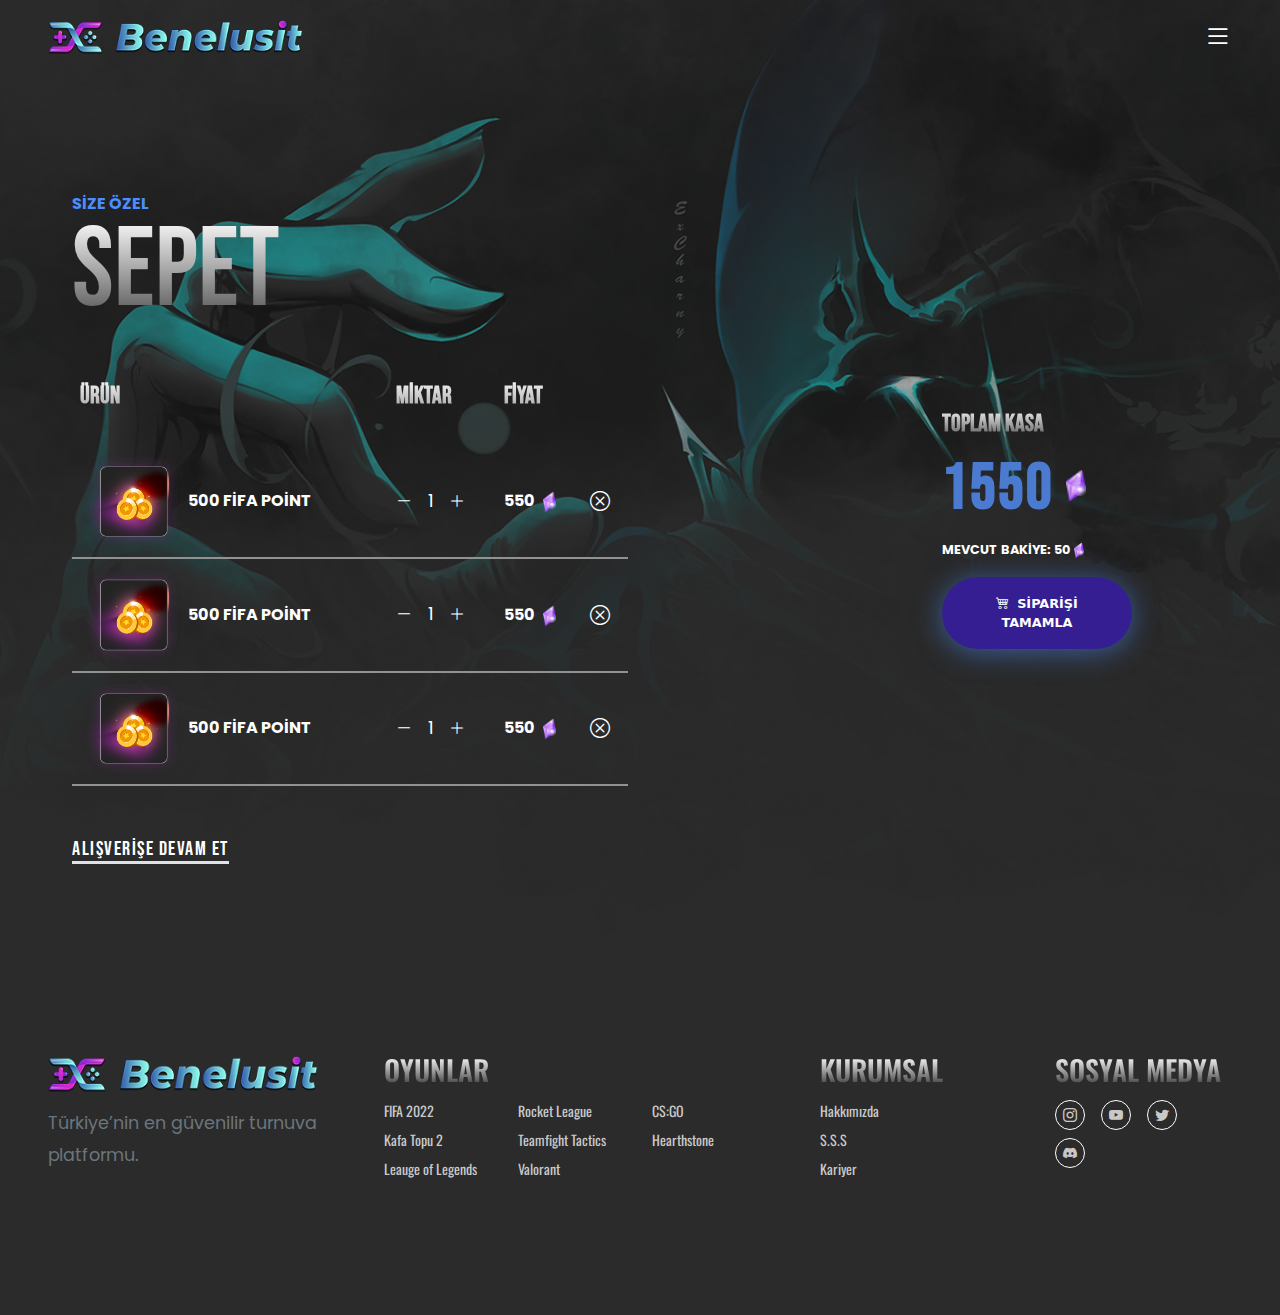
<file: cart.html>
<!DOCTYPE html>
<html lang="tr">
<head>
    <meta charset="UTF-8">
    <meta http-equiv="X-UA-Compatible" content="IE=edge">
    <meta name="viewport" content="width=device-width, initial-scale=1.0">
    <title>Document</title>
    <!-- Google Fonts -->
    <link rel="preconnect" href="https://fonts.googleapis.com">
    <link rel="preconnect" href="https://fonts.gstatic.com" crossorigin>
    <link href="https://fonts.googleapis.com/css2?family=Bebas+Neue&family=Oswald:wght@300;400;500;600;700&family=Poppins:wght@300;400;500;600;700;800&display=swap" rel="stylesheet">
    <!-- Bootstrap -->
    <link rel="stylesheet" href="assets/css/bootstrap.min.css">
    <!-- Bootstrap ICON -->
    <link rel="stylesheet" href="https://cdn.jsdelivr.net/npm/bootstrap-icons@1.9.1/font/bootstrap-icons.css">
    <!-- Swiper Slide -->
    <link rel="stylesheet" href="https://cdn.jsdelivr.net/npm/swiper@8/swiper-bundle.min.css"/>
    <!-- CSS -->
    <link rel="stylesheet" href="assets/css/style.css">
</head>
<body class="position-relative" 
    style="background-image: url(assets/images/subpage/shop-bg.png); 
    background-color: rgb(43, 43, 43);
    background-position: top center;
    background-repeat: no-repeat;"
    >

    <header class="position-absolute w-100 top-0" style="z-index: 33;">
      <div class="container-fluid px-xl-5">
          <div class="header-wrapper d-flex flex-wrap justify-content-between justify-content-xxl-center py-3 mb-4 align-items-center">
                <a href="/" class="d-flex align-items-center me-md-auto">
                  <img src="assets/images/home/logo.png" alt="" style="width: 255px;" class="d-none d-md-block">
                  <img src="assets/images/home/logo.png" alt="" style="width: 200px;" class=" d-md-none">
                </a>
                <ul class="nav nav-pills align-items-center d-none d-xxl-flex">
                  <li class="nav-item"><a href="#" class="nav-link active" aria-current="page">anasayfa</a></li>
                  <li class="nav-item"><a href="game.html" class="nav-link">oyunlar</a></li>
                  <li class="nav-item"><a href="tournament.html" class="nav-link">turnuvalar</a></li>
                  <li class="nav-item"><a href="alignment.html" class="nav-link">sıralama</a></li>
                  <li class="nav-item"><a href="blog.html" class="nav-link">blog</a></li>
                  <li class="nav-item"><a href="javascript:void(0)" class="nav-link">
                    <!-- <input type="search" class="form-control m-0 border-0 search-input" placeholder="ARAMA YAP"> -->
                    <div class="input-group">
                      <input type="text" class="form-control search-input shadow-none rounded-0 border-dark text-white" placeholder="ARAMA YAP" aria-label="Recipient's username" aria-describedby="basic-addon2">
                      <span class="input-group-text bg-transparent shadow-none text-white border-dark" id="basic-addon2"><i class="bi bi-search"></i></span>
                    </div>
                  </a>
                </li>
                  <li class="nav-item">
                    <a href="profile.html" class="nav-link d-flex align-items-center"><i class="bi bi-people-fill me-2 fs-4"></i>üyelik</a>
                  </li>
                  <li class="nav-item">
                    <a href="shop.html" class="nav-link d-flex align-items-center"><i class="bi bi-cart4 me-2 fs-4"></i>sepet</a>
                  </li>
                </ul>
                <div class="d-flex d-xxl-none">
                  <a class="bi bi-list text-white fs-3 ms-3" data-bs-toggle="offcanvas" href="#canvasMobile" role="button">
                  </a>
                </div>

          </div>
      </div>

      <div class="offcanvas offcanvas-end d-block d-xxl-none" 
      tabindex="-1" id="canvasMobile">
        <div class="offcanvas-header">
          <button type="button" class="bi bi-x-circle fs-3 text-white bg-transparent border-0" data-bs-dismiss="offcanvas" aria-label="Close"></button>
        </div>
        <div class="offcanvas-body">

          <ul class="nav nav-pills align-items-center text-uppercase fs-09 text-white d-flex flex-column">
            <li class="nav-item"><a href="#" class="nav-link active" aria-current="page">anasayfa</a></li>
            <li class="nav-item"><a href="game.html" class="nav-link">oyunlar</a></li>
            <li class="nav-item"><a href="tournament.html" class="nav-link">turnuvalar</a></li>
            <li class="nav-item"><a href="alignment.html" class="nav-link">sıralama</a></li>
            <li class="nav-item"><a href="blog.html" class="nav-link">blog</a></li>
            <li class="nav-item"><a href="javascript:void(0)" class="nav-link">

              <div class="input-group">
                <input type="text" class="form-control search-input shadow-none rounded-0 border-dark text-white" placeholder="ARAMA YAP" aria-label="Recipient's username" aria-describedby="basic-addon2">
                <span class="input-group-text bg-transparent shadow-none text-white border-dark" id="basic-addon2"><i class="bi bi-search"></i></span>
              </div>
            </a>
          </li>
            <li class="nav-item">
              <a href="profile.html" class="nav-link d-flex align-items-center"><i class="bi bi-people-fill me-2 fs-4"></i>üyelik</a>
            </li>
            <li class="nav-item">
              <a href="shop.html" class="nav-link d-flex align-items-center"><i class="bi bi-cart4 me-2 fs-4"></i>sepet</a>
            </li>
          </ul>

        </div>
      </div>

    </header>


      <main class="pt-5">
        <section class="blog-detail py-5 mt-5">
          <div class="container-fluid h-100 px-4 py-5">
            <div class="row justify-content-between h-100 align-items-center px-md-5">
              <div class="col-lg-8 col-xl-6 col-xxl-7 pt-5 pt-lg-0">
                <div class="section-title">
                  <a  href="" class="text-uppercase text-blue fw-bold ">size özel</a>
                  <h1 class="text-uppercase display-1 lh-1 custom-gradient">sepet</h1>
                </div>

                <table class="table table-responsive my-5">
                    <tr class="border-0">
                        <th class="custom-gradient fs-4 text-uppercase fw-bold lh-1">ürün</th>
                        <th class="custom-gradient fs-4 text-uppercase fw-bold lh-1">miktar</th>
                        <th class="custom-gradient fs-4 text-uppercase fw-bold lh-1">fiyat</th>
                    </tr>
                    <tr>
                        <td>
                            <div class="d-flex align-items-center">
                                <img src="assets/images/home/diamond-item1.png" alt="" style="width: 100px; object-fit: cover;" id="product-image">
                                <p class="text-uppercase fw-bold fs-6 text-white ms-2">500 fifa point</p>
                            </div>
                        </td>
                        <td>
                            <div class="d-flex align-items-center">
                                <i class="bi bi-dash-lg text-white pointer" id="counter-dash"></i>
                                <p class="text-white mx-3" id="counter-piece">1</p>
                                <i class="bi bi-plus-lg text-white pointer" id="counter-plus"></i>
                            </div>
                        </td>
                        <td>
                            <div class="d-flex align-items-center">
                                <p class="text-white text-uppercase fw-bold fs-6 me-2" id="product-price">550</p>
                                <img src="assets/images/diamond-color-icon.png" alt="" style="width: 13px;">
                            </div>
                        </td>
                        <td>
                            <i class="bi bi-x-circle text-white fs-5 pointer" id="remove-item"></i>
                        </td>
                    </tr>
                    <tr>
                        <td>
                            <div class="d-flex align-items-center">
                                <img src="assets/images/home/diamond-item1.png" alt="" style="width: 100px; object-fit: cover;" id="product-image">
                                <p class="text-uppercase fw-bold fs-6 text-white ms-2">500 fifa point</p>
                            </div>
                        </td>
                        <td>
                            <div class="d-flex align-items-center">
                                <i class="bi bi-dash-lg text-white pointer" id="counter-dash"></i>
                                <p class="text-white mx-3" id="counter-piece">1</p>
                                <i class="bi bi-plus-lg text-white pointer" id="counter-plus"></i>
                            </div>
                        </td>
                        <td>
                            <div class="d-flex align-items-center">
                                <p class="text-white text-uppercase fw-bold fs-6 me-2" id="product-price">550</p>
                                <img src="assets/images/diamond-color-icon.png" alt="" style="width: 13px;">
                            </div>
                        </td>
                        <td>
                            <i class="bi bi-x-circle text-white fs-5 pointer" id="remove-item"></i>
                        </td>
                    </tr>
                    <tr>
                        <td>
                            <div class="d-flex align-items-center">
                                <img src="assets/images/home/diamond-item1.png" alt="" style="width: 100px; object-fit: cover;" id="product-image">
                                <p class="text-uppercase fw-bold fs-6 text-white ms-2">500 fifa point</p>
                            </div>
                        </td>
                        <td>
                            <div class="d-flex align-items-center">
                                <i class="bi bi-dash-lg text-white pointer" id="counter-dash"></i>
                                <p class="text-white mx-3" id="counter-piece">1</p>
                                <i class="bi bi-plus-lg text-white pointer" id="counter-plus"></i>
                            </div>
                        </td>
                        <td>
                            <div class="d-flex align-items-center">
                                <p class="text-white text-uppercase fw-bold fs-6 me-2" id="product-price">550</p>
                                <img src="assets/images/diamond-color-icon.png" alt="" style="width: 13px;">
                            </div>
                        </td>
                        <td>
                            <i class="bi bi-x-circle text-white fs-5 pointer" id="remove-item"></i>
                        </td>
                    </tr>
                </table>
                <a href="" class="border-0 shadow-none border-bottom border-3 text-uppercase text-white fw-500 fs-5 btn-outline-light" style=" letter-spacing: 1.5px;font-family: 'Bebas Neue', cursive;">alışverişe devam et</a>

              </div>
              <div class="col-lg-3 pt-5 pt-lg-0 text-center text-lg-start">
                   <h2 class="custom-gradient text-white fs-4 fw-bold">toplam kasa</h2>
                   <h3 class="py-3 fw-bold display-3 lh-1" style="color: #4a7bd1; letter-spacing: 2px;">1550 <img src="assets/images/diamond-color-icon.png" alt="" style="width: 20px;"></h3>
                   <span class="text-uppercase text-white fs-08 fw-bold">mevcut bakiye: 
                    <span id="current-balance">50</span> <img src="assets/images/diamond-color-icon.png" alt="" style="width: 10px;"></span>
                    <a href="" class="btn btn-primary-custom d-block mt-3 bg-primary-custom text-white px-3 py-3 fs-08 rounded-pill text-uppercase fw-bold mx-auto mx-lg-0" style="width: 190px; max-width: 100%; "><i class="bi bi-cart4 me-2"></i>siparişi tamamla</a>
            </div>
            </div>
          </div>
        </section>



  
      </main>


      <footer class="py-5  bg-custom-dark">
        <div class="container-fluid px-3 px-sm-5 py-md-5">
          <div class="row justify-content-between">
            <div class="col-md-3 mb-3">
              <a href="/" class="d-flex align-items-center mb-3 link-dark text-decoration-none">
                <img src="assets/images/home/logo.png" alt="" style="width: 270px;">
              </a>
              <p class="text-muted">Türkiye’nin en güvenilir turnuva platformu.</p>
            </div>
        
            <div class="col-md-4 mb-3">
              <h4 class="text-uppercase fs-3 lh-1 custom-gradient mb-3">oyunlar</h4>
              <ul class="list-unstyled row">
                <div class="col-4">
                  <li class="nav-item mb-2"><a href="#" class="nav-link p-0 text-muted">FIFA 2022</a></li>
                  <li class="nav-item mb-2"><a href="#" class="nav-link p-0 text-muted">Kafa Topu 2</a></li>
                  <li class="nav-item mb-2"><a href="#" class="nav-link p-0 text-muted">Leauge of Legends</a></li>
                </div>
                <div class="col-4">
                  <li class="nav-item mb-2"><a href="#" class="nav-link p-0 text-muted">Rocket League</a></li>
                  <li class="nav-item mb-2"><a href="#" class="nav-link p-0 text-muted">Teamfight Tactics</a></li>
                  <li class="nav-item mb-2"><a href="#" class="nav-link p-0 text-muted">Valorant</a></li>
                </div>
                <div class="col-4">
                  <li class="nav-item mb-2"><a href="#" class="nav-link p-0 text-muted">CS:GO</a></li>
                  <li class="nav-item mb-2"><a href="#" class="nav-link p-0 text-muted">Hearthstone</a></li>
                </div>

              </ul>
            </div>
        

        
            <div class="col-md-2 mb-3">
              <h4 class="text-uppercase fs-3 lh-1 custom-gradient mb-3">kurumsal</h4>
              <ul class="nav flex-column">
                <li class="nav-item mb-2"><a href="#" class="nav-link p-0 text-muted">Hakkımızda</a></li>
                <li class="nav-item mb-2"><a href="#" class="nav-link p-0 text-muted">S.S.S</a></li>
                <li class="nav-item mb-2"><a href="#" class="nav-link p-0 text-muted">Kariyer</a></li>
              </ul>
            </div>
            <div class="col-md-2 mb-3">
              <h4 class="text-uppercase fs-3 lh-1 custom-gradient mb-3">sosyal medya</h4>
              <ul class="nav d-flex">
                <li class="nav-item mb-2 me-3"><a href="#" class="nav-link p-0 text-white text-center rounded-circle" style="line-height: 1.8; border: 1px solid white; width: 30px; height: 30px; "><i class="bi bi-instagram"></i></a></li>
                <li class="nav-item mb-2 me-3"><a href="#" class="nav-link p-0 text-white text-center rounded-circle" style="line-height: 1.8; border: 1px solid white; width: 30px; height: 30px; "><i class="bi bi-youtube"></i></a></li>
                <li class="nav-item mb-2 me-3"><a href="#" class="nav-link p-0 text-white text-center rounded-circle" style="line-height: 1.8; border: 1px solid white; width: 30px; height: 30px; "><i class="bi bi-twitter"></i></a></li>
                <li class="nav-item mb-2 me-3"><a href="#" class="nav-link p-0 text-white text-center rounded-circle" style="line-height: 1.8; border: 1px solid white; width: 30px; height: 30px; "><i class="bi bi-discord"></i></a></li>

              </ul>
            </div>
          </div>
        </div>
      </footer>


    <!-- JavaScript Bundle with Popper -->
    <script src="assets/js/bootstrap.bundle.min.js"></script>
    <!-- Swiper JS -->
    <script src="https://cdn.jsdelivr.net/npm/swiper@8/swiper-bundle.min.js"></script>
    <!-- Main JS -->
    <script src="assets/js/main.js"></script>
</body>
</html>
</file>
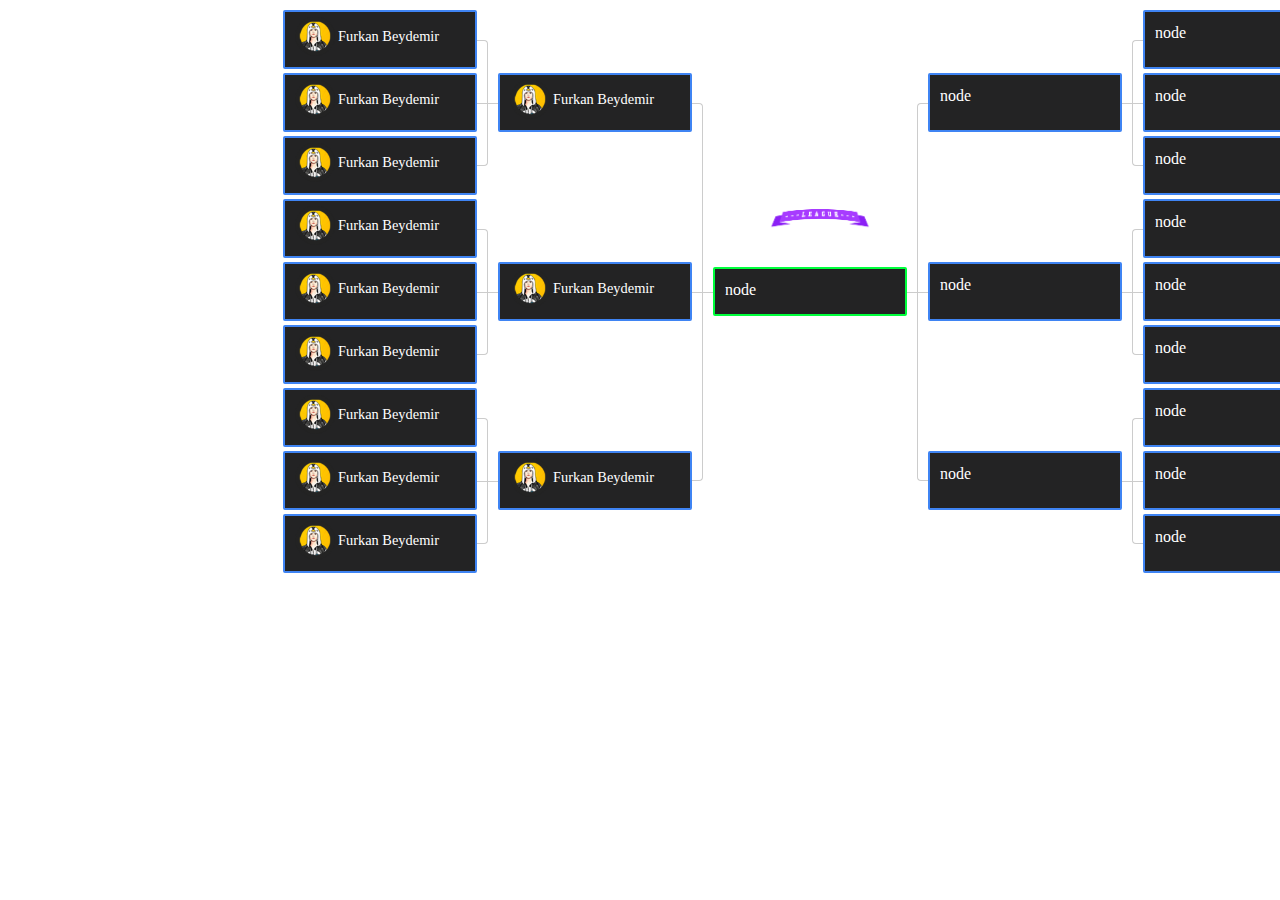
<file: dsada.html>
<!doctype html>
<html lang="en">

<head>
    <meta charset="UTF-8">
    <title>jQuery mindmap Plugin Demo</title>
    <link rel="stylesheet" href="assets/css/mindmap.css">
    <link href="https://www.jqueryscript.net/css/jquerysctipttop.css" rel="stylesheet" type="text/css">
</head>

<body>


    <div class="mindmap">
        <ol class="children children_leftbranch">
            <li class="children__item">
                <div class="node">
                    <div class="node__text">
                        <img src="assets/images/gamer-1.png" alt="" style="width: 40px;">
                        <span>Furkan Beydemir</span>
                    </div>
                </div>
                <ol class="children">
                    <li class="children__item">
                        <div class="node">
                            <div class="node__text">
                                <img src="assets/images/gamer-1.png" alt="" style="width: 40px;">
                                <span>Furkan Beydemir</span>
                            </div>
                        </div>
                    </li>
                    <li class="children__item">
                        <div class="node">
                            <div class="node__text">
                                <img src="assets/images/gamer-1.png" alt="" style="width: 40px;">
                                <span>Furkan Beydemir</span>
                            </div>
                        </div>
                    </li>
                    <li class="children__item">
                        <div class="node">
                            <div class="node__text">
                                <img src="assets/images/gamer-1.png" alt="" style="width: 40px;">
                                <span>Furkan Beydemir</span>
                            </div>
                        </div>
                    </li>
                </ol>
            </li>
            <li class="children__item">
                <div class="node">
                    <div class="node__text">
                        <img src="assets/images/gamer-1.png" alt="" style="width: 40px;">
                        <span>Furkan Beydemir</span>
                    </div>
                </div>
                <ol class="children">
                    <li class="children__item">
                        <div class="node">
                            <div class="node__text">
                                <img src="assets/images/gamer-1.png" alt="" style="width: 40px;">
                                <span>Furkan Beydemir</span>
                            </div>
                        </div>
                    </li>
                    <li class="children__item">
                        <div class="node">
                            <div class="node__text">
                                <img src="assets/images/gamer-1.png" alt="" style="width: 40px;">
                                <span>Furkan Beydemir</span>
                            </div>
                        </div>
                    </li>
                    <li class="children__item">
                        <div class="node">
                            <div class="node__text">
                                <img src="assets/images/gamer-1.png" alt="" style="width: 40px;">
                                <span>Furkan Beydemir</span>
                            </div>
                        </div>
                    </li>
                </ol>
            </li>
            <li class="children__item">
                <div class="node">
                    <div class="node__text">
                        <img src="assets/images/gamer-1.png" alt="" style="width: 40px;">
                        <span>Furkan Beydemir</span>
                    </div>
                </div>
                <ol class="children">
                    <li class="children__item">
                        <div class="node">
                            <div class="node__text">
                                <img src="assets/images/gamer-1.png" alt="" style="width: 40px;">
                                <span>Furkan Beydemir</span>
                            </div>
                        </div>
                    </li>
                    <li class="children__item">
                        <div class="node">
                            <div class="node__text">
                                <img src="assets/images/gamer-1.png" alt="" style="width: 40px;">
                                <span>Furkan Beydemir</span>
                            </div>
                        </div>
                    </li>
                    <li class="children__item">
                        <div class="node">
                            <div class="node__text">
                                <img src="assets/images/gamer-1.png" alt="" style="width: 40px;">
                                <span>Furkan Beydemir</span>
                            </div>
                        </div>
                    </li>
                </ol>
            </li>
        </ol>
        <div class="node node_root">
            <img src="assets/images/champions.png" alt="" style="width: 100%; position: absolute; top: -100px;">
            <div class="node__text">node</div>
        </div>
        <ol class="children children_rightbranch">
            <li class="children__item">
                <div class="node">
                    <div class="node__text">node</div>
                </div>
                <ol class="children">
                    <li class="children__item">
                        <div class="node">
                            <div class="node__text">node</div>
                        </div>
                    </li>
                    <li class="children__item">
                        <div class="node">
                            <div class="node__text">node</div>
                        </div>
                    </li>
                    <li class="children__item">
                        <div class="node">
                            <div class="node__text">node</div>
                        </div>
                    </li>
                </ol>
            </li>
            <li class="children__item">
                <div class="node">
                    <div class="node__text">node</div>
                </div>
                <ol class="children">
                    <li class="children__item">
                        <div class="node">
                            <div class="node__text">node</div>
                        </div>
                    </li>
                    <li class="children__item">
                        <div class="node">
                            <div class="node__text">node</div>
                        </div>
                    </li>
                    <li class="children__item">
                        <div class="node">
                            <div class="node__text">node</div>
                        </div>
                    </li>
                </ol>
            </li>
            <li class="children__item">
                <div class="node">
                    <div class="node__text">node</div>
                </div>
                <ol class="children">
                    <li class="children__item">
                        <div class="node">
                            <div class="node__text">node</div>
                        </div>
                    </li>
                    <li class="children__item">
                        <div class="node">
                            <div class="node__text">node</div>
                        </div>
                    </li>
                    <li class="children__item">
                        <div class="node">
                            <div class="node__text">node</div>
                        </div>
                    </li>
                </ol>
            </li>
        </ol>
    </div>
    <script src="https://ajax.googleapis.com/ajax/libs/jquery/1.11.0/jquery.min.js"></script>
    <script src="assets/js/midmap.js"></script>
    <script>
        $(function () {
            $('.mindmap').mindmap();
        });
    </script>


</body>

</html>
</file>
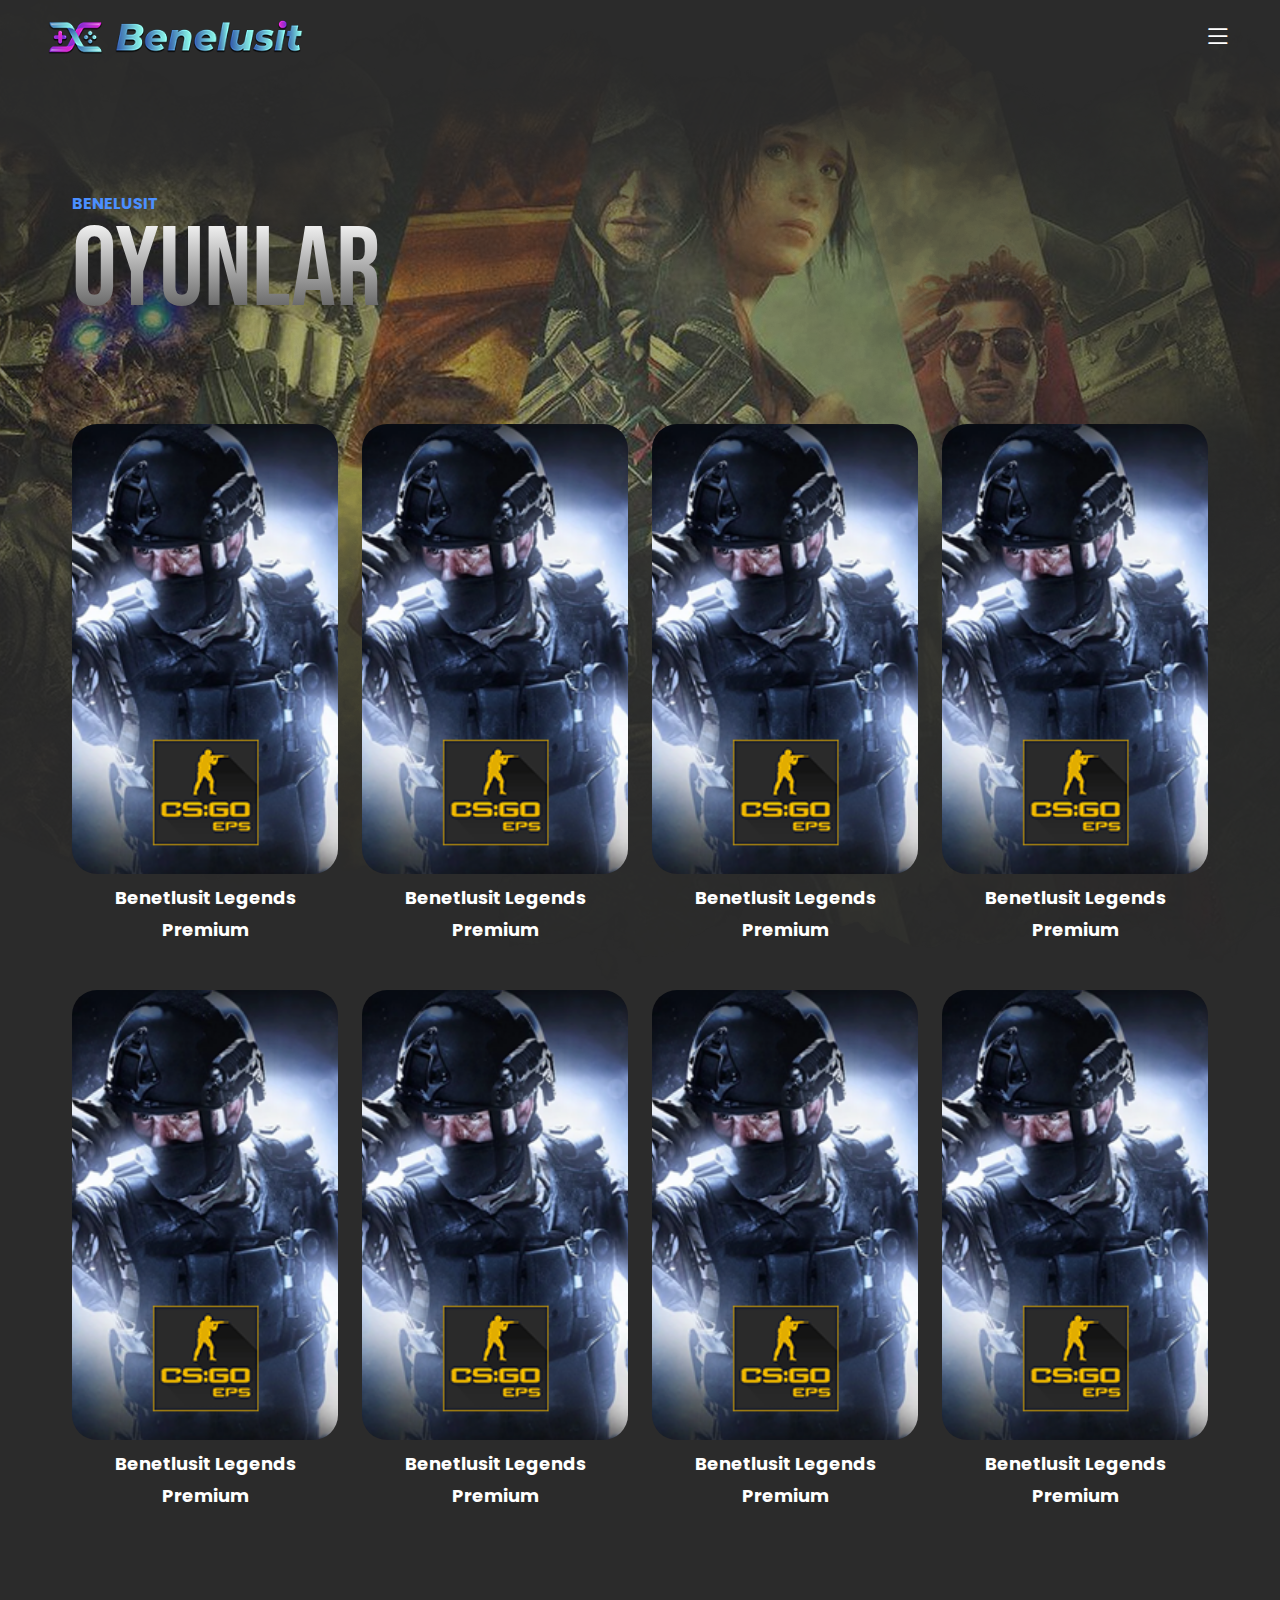
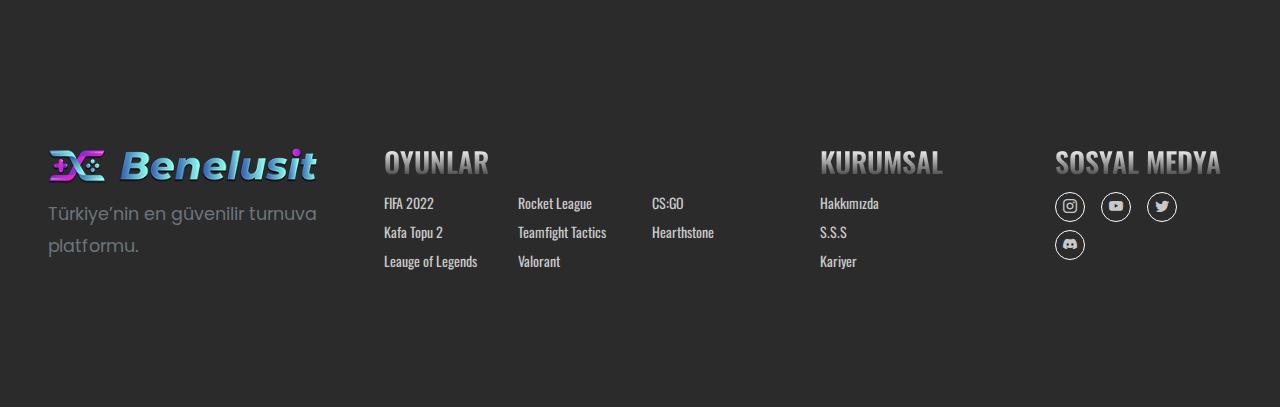
<file: game.html>
<!DOCTYPE html>
<html lang="tr">
<head>
    <meta charset="UTF-8">
    <meta http-equiv="X-UA-Compatible" content="IE=edge">
    <meta name="viewport" content="width=device-width, initial-scale=1.0">
    <title>Document</title>
    <!-- Google Fonts -->
    <link rel="preconnect" href="https://fonts.googleapis.com">
    <link rel="preconnect" href="https://fonts.gstatic.com" crossorigin>
    <link href="https://fonts.googleapis.com/css2?family=Bebas+Neue&family=Oswald:wght@300;400;500;600;700&family=Poppins:wght@300;400;500;600;700;800&display=swap" rel="stylesheet">
    <!-- Bootstrap -->
    <link rel="stylesheet" href="assets/css/bootstrap.min.css">
    <!-- Bootstrap ICON -->
    <link rel="stylesheet" href="https://cdn.jsdelivr.net/npm/bootstrap-icons@1.9.1/font/bootstrap-icons.css">
    <!-- Swiper Slide -->
    <link rel="stylesheet" href="https://cdn.jsdelivr.net/npm/swiper@8/swiper-bundle.min.css"/>
    <!-- CSS -->
    <link rel="stylesheet" href="assets/css/style.css">
</head>
<body class="position-relative" 
    style="background-image: url(assets/images/subpage/game-bg.png); 
    background-color: rgb(43, 43, 43);
    background-position: top center;
    background-repeat: no-repeat;"
    >

    <header class="position-absolute w-100 top-0" style="z-index: 33;">
      <div class="container-fluid px-xl-5">
          <div class="header-wrapper d-flex flex-wrap justify-content-between justify-content-xxl-center py-3 mb-4 align-items-center">
                <a href="/" class="d-flex align-items-center me-md-auto">
                  <img src="assets/images/home/logo.png" alt="" style="width: 255px;" class="d-none d-md-block">
                  <img src="assets/images/home/logo.png" alt="" style="width: 200px;" class=" d-md-none">
                </a>
                <ul class="nav nav-pills align-items-center d-none d-xxl-flex">
                  <li class="nav-item"><a href="#" class="nav-link active" aria-current="page">anasayfa</a></li>
                  <li class="nav-item"><a href="game.html" class="nav-link">oyunlar</a></li>
                  <li class="nav-item"><a href="tournament.html" class="nav-link">turnuvalar</a></li>
                  <li class="nav-item"><a href="alignment.html" class="nav-link">sıralama</a></li>
                  <li class="nav-item"><a href="blog.html" class="nav-link">blog</a></li>
                  <li class="nav-item"><a href="javascript:void(0)" class="nav-link">
                    <!-- <input type="search" class="form-control m-0 border-0 search-input" placeholder="ARAMA YAP"> -->
                    <div class="input-group">
                      <input type="text" class="form-control search-input shadow-none rounded-0 border-dark text-white" placeholder="ARAMA YAP" aria-label="Recipient's username" aria-describedby="basic-addon2">
                      <span class="input-group-text bg-transparent shadow-none text-white border-dark" id="basic-addon2"><i class="bi bi-search"></i></span>
                    </div>
                  </a>
                </li>
                  <li class="nav-item">
                    <a href="profile.html" class="nav-link d-flex align-items-center"><i class="bi bi-people-fill me-2 fs-4"></i>üyelik</a>
                  </li>
                  <li class="nav-item">
                    <a href="shop.html" class="nav-link d-flex align-items-center"><i class="bi bi-cart4 me-2 fs-4"></i>sepet</a>
                  </li>
                </ul>
                <div class="d-flex d-xxl-none">
                  <a class="bi bi-list text-white fs-3 ms-3" data-bs-toggle="offcanvas" href="#canvasMobile" role="button">
                  </a>
                </div>

          </div>
      </div>

      <div class="offcanvas offcanvas-end d-block d-xxl-none" 
      tabindex="-1" id="canvasMobile">
        <div class="offcanvas-header">
          <button type="button" class="bi bi-x-circle fs-3 text-white bg-transparent border-0" data-bs-dismiss="offcanvas" aria-label="Close"></button>
        </div>
        <div class="offcanvas-body">

          <ul class="nav nav-pills align-items-center text-uppercase fs-09 text-white d-flex flex-column">
            <li class="nav-item"><a href="#" class="nav-link active" aria-current="page">anasayfa</a></li>
            <li class="nav-item"><a href="game.html" class="nav-link">oyunlar</a></li>
            <li class="nav-item"><a href="tournament.html" class="nav-link">turnuvalar</a></li>
            <li class="nav-item"><a href="alignment.html" class="nav-link">sıralama</a></li>
            <li class="nav-item"><a href="blog.html" class="nav-link">blog</a></li>
            <li class="nav-item"><a href="javascript:void(0)" class="nav-link">

              <div class="input-group">
                <input type="text" class="form-control search-input shadow-none rounded-0 border-dark text-white" placeholder="ARAMA YAP" aria-label="Recipient's username" aria-describedby="basic-addon2">
                <span class="input-group-text bg-transparent shadow-none text-white border-dark" id="basic-addon2"><i class="bi bi-search"></i></span>
              </div>
            </a>
          </li>
            <li class="nav-item">
              <a href="profile.html" class="nav-link d-flex align-items-center"><i class="bi bi-people-fill me-2 fs-4"></i>üyelik</a>
            </li>
            <li class="nav-item">
              <a href="shop.html" class="nav-link d-flex align-items-center"><i class="bi bi-cart4 me-2 fs-4"></i>sepet</a>
            </li>
          </ul>

        </div>
      </div>

    </header>


      <main class="pt-md-5">
        <section class="game-hero py-5 mt-md-5">
          <div class="container-fluid h-100 px-4 pt-md-5">
            <div class="row justify-content-between h-100 align-items-center px-md-5">
              <div class="col-lg-7 col-xl-6 col-xxl-4 pt-5 pt-lg-0">
                <div class="section-title">
                  <span class="text-uppercase text-blue fw-bold ">benelusıt</span>
                  <h1 class="text-uppercase display-1 lh-1 custom-gradient">oyunlar</h1>
                </div>
              </div>
            </div>
          </div>
        </section>


        <section class="featured-game pb-5 px-xl-4 position-relative">
            <div class="container-fluid py-5 px-3 px-sm-5">
              <div class="row justify-content-between">
    
                  <div class="col-6 col-lg-4 col-xl-3">
                    <figure class="gaming-item text-center">
                      <img src="assets/images/game2.png" alt="Gaming Item">
                      <figcaption class="px-sm-3 py-2">
                          <p class="text-white text-center">Benetlusit Legends Premium</p>
                      </figcaption>
                    </figure>
                  </div>
                  
    
                  <div class="col-6 col-lg-4 col-xl-3">
                    <figure class="gaming-item text-center">
                      <img src="assets/images/game2.png" alt="Gaming Item">
                      <figcaption class="px-sm-3 py-2">
                          <p class="text-white text-center">Benetlusit Legends Premium</p>
                      </figcaption>
                    </figure>
                  </div>
                  
    
                  <div class="col-6 col-lg-4 col-xl-3">
                    <figure class="gaming-item text-center">
                      <img src="assets/images/game2.png" alt="Gaming Item">
                      <figcaption class="px-sm-3 py-2">
                          <p class="text-white text-center">Benetlusit Legends Premium</p>
                      </figcaption>
                    </figure>
                  </div>
                  
    
                  <div class="col-6 col-lg-4 col-xl-3">
                    <figure class="gaming-item text-center">
                      <img src="assets/images/game2.png" alt="Gaming Item">
                      <figcaption class="px-sm-3 py-2">
                          <p class="text-white text-center">Benetlusit Legends Premium</p>
                      </figcaption>
                    </figure>
                  </div>
                  
    
                  <div class="col-6 col-lg-4 col-xl-3">
                    <figure class="gaming-item text-center">
                      <img src="assets/images/game2.png" alt="Gaming Item">
                      <figcaption class="px-sm-3 py-2">
                          <p class="text-white text-center">Benetlusit Legends Premium</p>
                      </figcaption>
                    </figure>
                  </div>
                  
    
                  <div class="col-6 col-lg-4 col-xl-3">
                    <figure class="gaming-item text-center">
                      <img src="assets/images/game2.png" alt="Gaming Item">
                      <figcaption class="px-sm-3 py-2">
                          <p class="text-white text-center">Benetlusit Legends Premium</p>
                      </figcaption>
                    </figure>
                  </div>
                  
    
                  <div class="col-6 col-lg-4 col-xl-3">
                    <figure class="gaming-item text-center">
                      <img src="assets/images/game2.png" alt="Gaming Item">
                      <figcaption class="px-sm-3 py-2">
                          <p class="text-white text-center">Benetlusit Legends Premium</p>
                      </figcaption>
                    </figure>
                  </div>
                  
    
                  <div class="col-6 col-lg-4 col-xl-3">
                    <figure class="gaming-item text-center">
                      <img src="assets/images/game2.png" alt="Gaming Item">
                      <figcaption class="px-sm-3 py-2">
                          <p class="text-white text-center">Benetlusit Legends Premium</p>
                      </figcaption>
                    </figure>
                  </div>
                  
              </div>
            </div>
    
        </section>
  
      </main>






      <footer class="py-5  bg-custom-dark">
        <div class="container-fluid px-3 px-sm-5 py-md-5">
          <div class="row justify-content-between">
            <div class="col-md-3 mb-3">
              <a href="/" class="d-flex align-items-center mb-3 link-dark text-decoration-none">
                <img src="assets/images/home/logo.png" alt="" style="width: 270px;">
              </a>
              <p class="text-muted">Türkiye’nin en güvenilir turnuva platformu.</p>
            </div>
        
            <div class="col-md-4 mb-3">
              <h4 class="text-uppercase fs-3 lh-1 custom-gradient mb-3">oyunlar</h4>
              <ul class="list-unstyled row">
                <div class="col-4">
                  <li class="nav-item mb-2"><a href="#" class="nav-link p-0 text-muted">FIFA 2022</a></li>
                  <li class="nav-item mb-2"><a href="#" class="nav-link p-0 text-muted">Kafa Topu 2</a></li>
                  <li class="nav-item mb-2"><a href="#" class="nav-link p-0 text-muted">Leauge of Legends</a></li>
                </div>
                <div class="col-4">
                  <li class="nav-item mb-2"><a href="#" class="nav-link p-0 text-muted">Rocket League</a></li>
                  <li class="nav-item mb-2"><a href="#" class="nav-link p-0 text-muted">Teamfight Tactics</a></li>
                  <li class="nav-item mb-2"><a href="#" class="nav-link p-0 text-muted">Valorant</a></li>
                </div>
                <div class="col-4">
                  <li class="nav-item mb-2"><a href="#" class="nav-link p-0 text-muted">CS:GO</a></li>
                  <li class="nav-item mb-2"><a href="#" class="nav-link p-0 text-muted">Hearthstone</a></li>
                </div>

              </ul>
            </div>
        

        
            <div class="col-md-2 mb-3">
              <h4 class="text-uppercase fs-3 lh-1 custom-gradient mb-3">kurumsal</h4>
              <ul class="nav flex-column">
                <li class="nav-item mb-2"><a href="#" class="nav-link p-0 text-muted">Hakkımızda</a></li>
                <li class="nav-item mb-2"><a href="#" class="nav-link p-0 text-muted">S.S.S</a></li>
                <li class="nav-item mb-2"><a href="#" class="nav-link p-0 text-muted">Kariyer</a></li>
              </ul>
            </div>
            <div class="col-md-2 mb-3">
              <h4 class="text-uppercase fs-3 lh-1 custom-gradient mb-3">sosyal medya</h4>
              <ul class="nav d-flex">
                <li class="nav-item mb-2 me-3"><a href="#" class="nav-link p-0 text-white text-center rounded-circle" style="line-height: 1.8; border: 1px solid white; width: 30px; height: 30px; "><i class="bi bi-instagram"></i></a></li>
                <li class="nav-item mb-2 me-3"><a href="#" class="nav-link p-0 text-white text-center rounded-circle" style="line-height: 1.8; border: 1px solid white; width: 30px; height: 30px; "><i class="bi bi-youtube"></i></a></li>
                <li class="nav-item mb-2 me-3"><a href="#" class="nav-link p-0 text-white text-center rounded-circle" style="line-height: 1.8; border: 1px solid white; width: 30px; height: 30px; "><i class="bi bi-twitter"></i></a></li>
                <li class="nav-item mb-2 me-3"><a href="#" class="nav-link p-0 text-white text-center rounded-circle" style="line-height: 1.8; border: 1px solid white; width: 30px; height: 30px; "><i class="bi bi-discord"></i></a></li>

              </ul>
            </div>
          </div>
        </div>
      </footer>


    <!-- JavaScript Bundle with Popper -->
    <script src="assets/js/bootstrap.bundle.min.js"></script>
    <!-- Swiper JS -->
    <script src="https://cdn.jsdelivr.net/npm/swiper@8/swiper-bundle.min.js"></script>
    <!-- Main JS -->
    <script src="assets/js/main.js"></script>
</body>
</html>
</file>
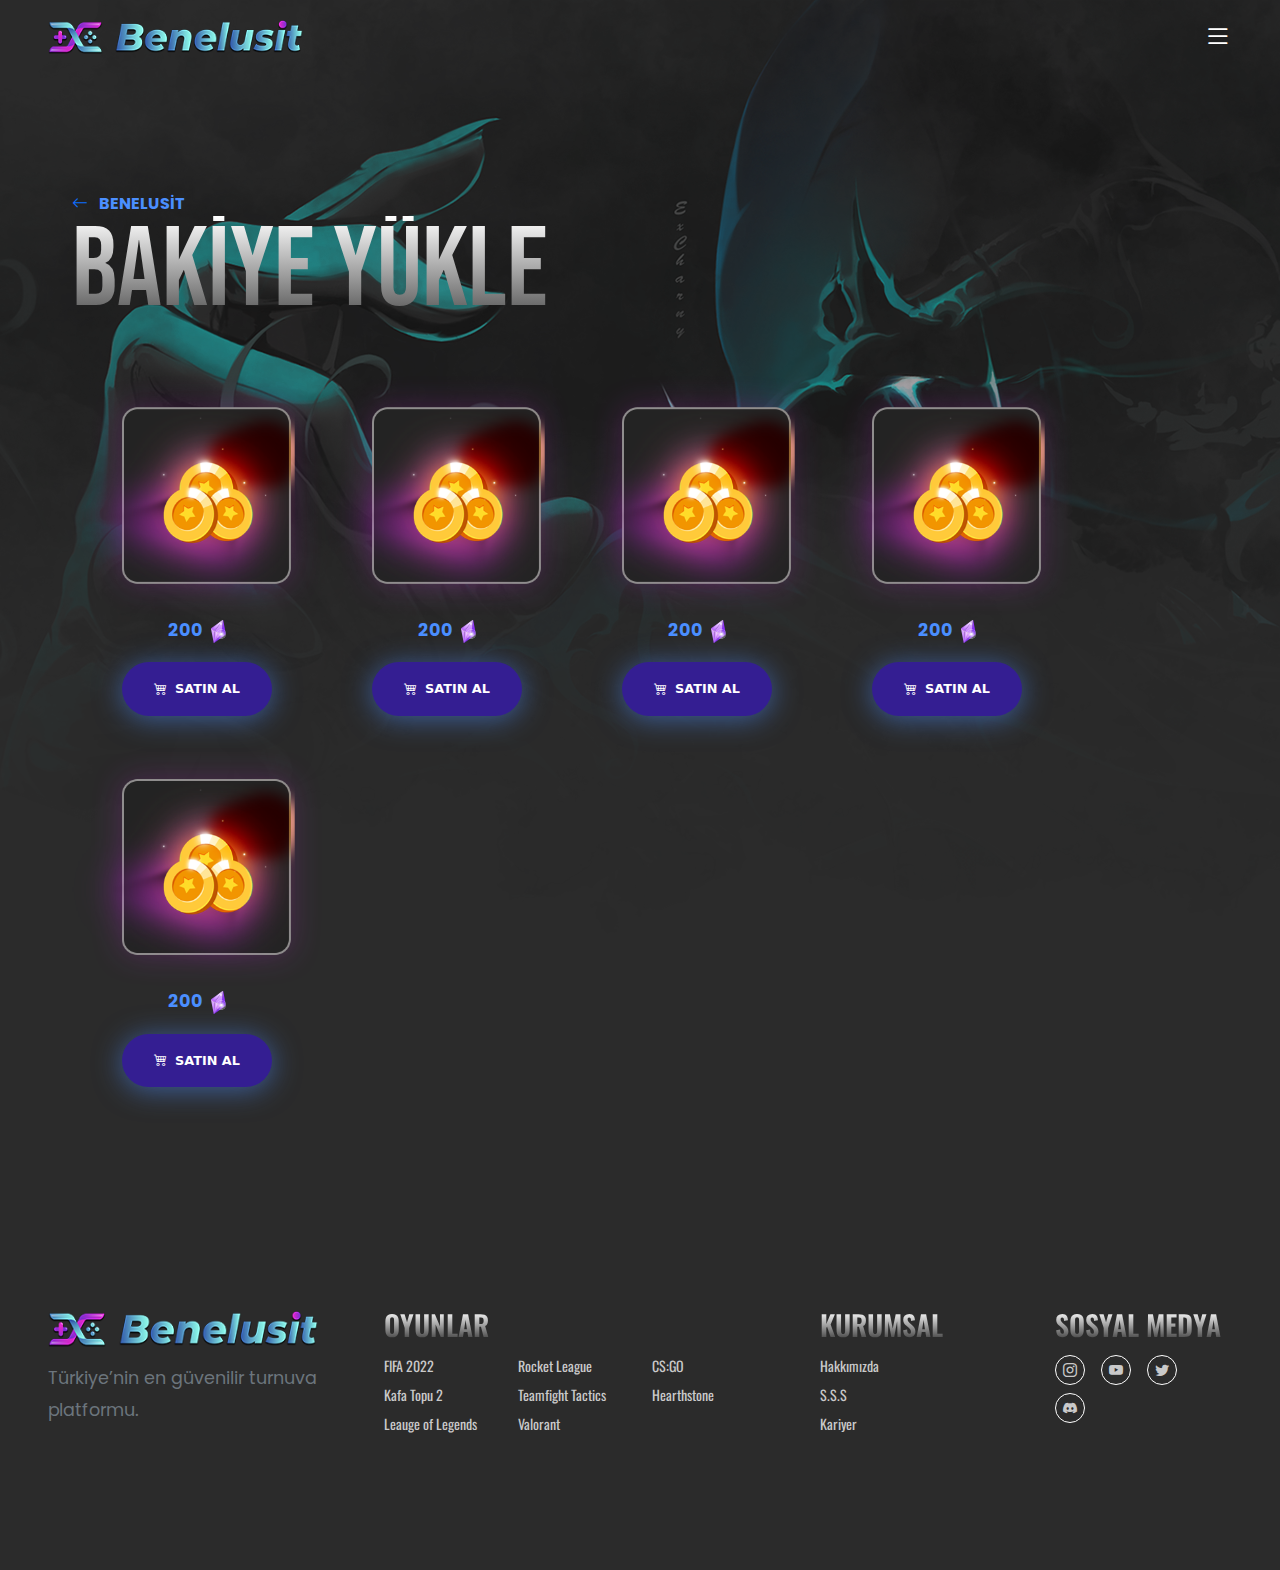
<file: load-balance.html>
<!DOCTYPE html>
<html lang="tr">
<head>
    <meta charset="UTF-8">
    <meta http-equiv="X-UA-Compatible" content="IE=edge">
    <meta name="viewport" content="width=device-width, initial-scale=1.0">
    <title>Document</title>
    <!-- Google Fonts -->
    <link rel="preconnect" href="https://fonts.googleapis.com">
    <link rel="preconnect" href="https://fonts.gstatic.com" crossorigin>
    <link href="https://fonts.googleapis.com/css2?family=Bebas+Neue&family=Oswald:wght@300;400;500;600;700&family=Poppins:wght@300;400;500;600;700;800&display=swap" rel="stylesheet">
    <!-- Bootstrap -->
    <link rel="stylesheet" href="assets/css/bootstrap.min.css">
    <!-- Bootstrap ICON -->
    <link rel="stylesheet" href="https://cdn.jsdelivr.net/npm/bootstrap-icons@1.9.1/font/bootstrap-icons.css">
    <!-- Swiper Slide -->
    <link rel="stylesheet" href="https://cdn.jsdelivr.net/npm/swiper@8/swiper-bundle.min.css"/>
    <!-- CSS -->
    <link rel="stylesheet" href="assets/css/style.css">

</head>
<body class="position-relative" 
    style="background-image: url(assets/images/subpage/shop-bg.png); 
    background-color: rgb(43, 43, 43);
    background-repeat: no-repeat;
    background-position: top center;"
    >

    <header class="position-absolute w-100 top-0" style="z-index: 33;">
      <div class="container-fluid px-xl-5">
          <div class="header-wrapper d-flex flex-wrap justify-content-between justify-content-xxl-center py-3 mb-4 align-items-center">
                <a href="/" class="d-flex align-items-center me-md-auto">
                  <img src="assets/images/home/logo.png" alt="" style="width: 255px;" class="d-none d-md-block">
                  <img src="assets/images/home/logo.png" alt="" style="width: 200px;" class=" d-md-none">
                </a>
                <ul class="nav nav-pills align-items-center d-none d-xxl-flex">
                  <li class="nav-item"><a href="#" class="nav-link active" aria-current="page">anasayfa</a></li>
                  <li class="nav-item"><a href="game.html" class="nav-link">oyunlar</a></li>
                  <li class="nav-item"><a href="tournament.html" class="nav-link">turnuvalar</a></li>
                  <li class="nav-item"><a href="alignment.html" class="nav-link">sıralama</a></li>
                  <li class="nav-item"><a href="blog.html" class="nav-link">blog</a></li>
                  <li class="nav-item"><a href="javascript:void(0)" class="nav-link">
                    <!-- <input type="search" class="form-control m-0 border-0 search-input" placeholder="ARAMA YAP"> -->
                    <div class="input-group">
                      <input type="text" class="form-control search-input shadow-none rounded-0 border-dark text-white" placeholder="ARAMA YAP" aria-label="Recipient's username" aria-describedby="basic-addon2">
                      <span class="input-group-text bg-transparent shadow-none text-white border-dark" id="basic-addon2"><i class="bi bi-search"></i></span>
                    </div>
                  </a>
                </li>
                  <li class="nav-item">
                    <a href="profile.html" class="nav-link d-flex align-items-center"><i class="bi bi-people-fill me-2 fs-4"></i>üyelik</a>
                  </li>
                  <li class="nav-item">
                    <a href="shop.html" class="nav-link d-flex align-items-center"><i class="bi bi-cart4 me-2 fs-4"></i>sepet</a>
                  </li>
                </ul>
                <div class="d-flex d-xxl-none">
                  <a class="bi bi-list text-white fs-3 ms-3" data-bs-toggle="offcanvas" href="#canvasMobile" role="button">
                  </a>
                </div>

          </div>
      </div>

      <div class="offcanvas offcanvas-end d-block d-xxl-none" 
      tabindex="-1" id="canvasMobile">
        <div class="offcanvas-header">
          <button type="button" class="bi bi-x-circle fs-3 text-white bg-transparent border-0" data-bs-dismiss="offcanvas" aria-label="Close"></button>
        </div>
        <div class="offcanvas-body">

          <ul class="nav nav-pills align-items-center text-uppercase fs-09 text-white d-flex flex-column">
            <li class="nav-item"><a href="#" class="nav-link active" aria-current="page">anasayfa</a></li>
            <li class="nav-item"><a href="game.html" class="nav-link">oyunlar</a></li>
            <li class="nav-item"><a href="tournament.html" class="nav-link">turnuvalar</a></li>
            <li class="nav-item"><a href="alignment.html" class="nav-link">sıralama</a></li>
            <li class="nav-item"><a href="blog.html" class="nav-link">blog</a></li>
            <li class="nav-item"><a href="javascript:void(0)" class="nav-link">

              <div class="input-group">
                <input type="text" class="form-control search-input shadow-none rounded-0 border-dark text-white" placeholder="ARAMA YAP" aria-label="Recipient's username" aria-describedby="basic-addon2">
                <span class="input-group-text bg-transparent shadow-none text-white border-dark" id="basic-addon2"><i class="bi bi-search"></i></span>
              </div>
            </a>
          </li>
            <li class="nav-item">
              <a href="profile.html" class="nav-link d-flex align-items-center"><i class="bi bi-people-fill me-2 fs-4"></i>üyelik</a>
            </li>
            <li class="nav-item">
              <a href="shop.html" class="nav-link d-flex align-items-center"><i class="bi bi-cart4 me-2 fs-4"></i>sepet</a>
            </li>
          </ul>

        </div>
      </div>

    </header>


      <main class="pt-5">
        <section class="blog-hero py-lg-5 mt-lg-5">
          <div class="container-fluid h-100 px-4 pt-5">
            <div class="row justify-content-between h-100 align-items-center px-md-5">
              <div class="col-lg-7 col-xl-6 pt-5 pt-lg-0">
                <div class="section-title">
                  <span class="text-uppercase text-blue fw-bold "><i class="bi bi-arrow-left text-primary me-2"></i> benelusit</span>
                  <h1 class="text-uppercase display-1 lh-1 custom-gradient">bakiye yükle</h1>
                </div>
              </div>

            </div>
          </div>
        </section>


        <section class="featured-game pb-5 px-xl-4 position-relative">
            <div class="container-fluid pb-5 px-3 px-sm-5">
              <div class="d-flex flex-wrap">
    
                  <div class="">
                    <figure class="diamond-item text-center">
                        <img src="assets/images/home/diamond-item1.png" alt="" style="width: 250px;">
                        <figcaption class="pb-3 px-2">
                          <p class="text-blue fw-bold d-flex justify-content-center align-items-center"><span class="me-2">200</span> <img src="assets/images/diamond-color-icon.png" alt="" style="width: 15px;"></p>
                          <a href="" class="btn btn-primary-custom mt-3 bg-primary-custom text-white px-4 py-3 fs-08 rounded-pill text-uppercase fw-bold" style="width: 150px; max-width: 100%;"><i class="bi bi-cart4 me-2"></i>satın al</a>
                        </figcaption>
                      </figure>
                  </div>
                  <div class="">
                    <figure class="diamond-item text-center">
                        <img src="assets/images/home/diamond-item1.png" alt="" style="width: 250px; max-width: 100%;">
                        <figcaption class="pb-3 px-2">
                          <p class="text-blue fw-bold d-flex justify-content-center align-items-center"><span class="me-2">200</span> <img src="assets/images/diamond-color-icon.png" alt="" style="width: 15px;"></p>
                          <a href="" class="btn btn-primary-custom mt-3 bg-primary-custom text-white px-4 py-3 fs-08 rounded-pill text-uppercase fw-bold" style="width: 150px; max-width: 100%;"><i class="bi bi-cart4 me-2"></i>satın al</a>
                        </figcaption>
                      </figure>
                  </div>
                  <div class="">
                    <figure class="diamond-item text-center">
                        <img src="assets/images/home/diamond-item1.png" alt="" style="width: 250px; max-width: 100%;">
                        <figcaption class="pb-3 px-2">
                          <p class="text-blue fw-bold d-flex justify-content-center align-items-center"><span class="me-2">200</span> <img src="assets/images/diamond-color-icon.png" alt="" style="width: 15px;"></p>
                          <a href="" class="btn btn-primary-custom mt-3 bg-primary-custom text-white px-4 py-3 fs-08 rounded-pill text-uppercase fw-bold" style="width: 150px; max-width: 100%;"><i class="bi bi-cart4 me-2"></i>satın al</a>
                        </figcaption>
                      </figure>
                  </div>
                  <div class="">
                    <figure class="diamond-item text-center">
                        <img src="assets/images/home/diamond-item1.png" alt="" style="width: 250px; max-width: 100%;">
                        <figcaption class="pb-3 px-2">
                          <p class="text-blue fw-bold d-flex justify-content-center align-items-center"><span class="me-2">200</span> <img src="assets/images/diamond-color-icon.png" alt="" style="width: 15px;"></p>
                          <a href="" class="btn btn-primary-custom mt-3 bg-primary-custom text-white px-4 py-3 fs-08 rounded-pill text-uppercase fw-bold" style="width: 150px; max-width: 100%;"><i class="bi bi-cart4 me-2"></i>satın al</a>
                        </figcaption>
                      </figure>
                  </div>
                  <div class="">
                    <figure class="diamond-item text-center">
                        <img src="assets/images/home/diamond-item1.png" alt="" style="width: 250px; max-width: 100%;">
                        <figcaption class="pb-3 px-2">
                          <p class="text-blue fw-bold d-flex justify-content-center align-items-center"><span class="me-2">200</span> <img src="assets/images/diamond-color-icon.png" alt="" style="width: 15px;"></p>
                          <a href="" class="btn btn-primary-custom mt-3 bg-primary-custom text-white px-4 py-3 fs-08 rounded-pill text-uppercase fw-bold" style="width: 150px; max-width: 100%;"><i class="bi bi-cart4 me-2"></i>satın al</a>
                        </figcaption>
                      </figure>
                  </div>

                  
    

                  
              </div>
            </div>
    
        </section>
  
      </main>






      <footer class="py-5  bg-custom-dark">
        <div class="container-fluid px-3 px-sm-5 py-md-5">
          <div class="row justify-content-between">
            <div class="col-md-3 mb-3">
              <a href="/" class="d-flex align-items-center mb-3 link-dark text-decoration-none">
                <img src="assets/images/home/logo.png" alt="" style="width: 270px;">
              </a>
              <p class="text-muted">Türkiye’nin en güvenilir turnuva platformu.</p>
            </div>
        
            <div class="col-md-4 mb-3">
              <h4 class="text-uppercase fs-3 lh-1 custom-gradient mb-3">oyunlar</h4>
              <ul class="list-unstyled row">
                <div class="col-4">
                  <li class="nav-item mb-2"><a href="#" class="nav-link p-0 text-muted">FIFA 2022</a></li>
                  <li class="nav-item mb-2"><a href="#" class="nav-link p-0 text-muted">Kafa Topu 2</a></li>
                  <li class="nav-item mb-2"><a href="#" class="nav-link p-0 text-muted">Leauge of Legends</a></li>
                </div>
                <div class="col-4">
                  <li class="nav-item mb-2"><a href="#" class="nav-link p-0 text-muted">Rocket League</a></li>
                  <li class="nav-item mb-2"><a href="#" class="nav-link p-0 text-muted">Teamfight Tactics</a></li>
                  <li class="nav-item mb-2"><a href="#" class="nav-link p-0 text-muted">Valorant</a></li>
                </div>
                <div class="col-4">
                  <li class="nav-item mb-2"><a href="#" class="nav-link p-0 text-muted">CS:GO</a></li>
                  <li class="nav-item mb-2"><a href="#" class="nav-link p-0 text-muted">Hearthstone</a></li>
                </div>

              </ul>
            </div>
        

        
            <div class="col-md-2 mb-3">
              <h4 class="text-uppercase fs-3 lh-1 custom-gradient mb-3">kurumsal</h4>
              <ul class="nav flex-column">
                <li class="nav-item mb-2"><a href="#" class="nav-link p-0 text-muted">Hakkımızda</a></li>
                <li class="nav-item mb-2"><a href="#" class="nav-link p-0 text-muted">S.S.S</a></li>
                <li class="nav-item mb-2"><a href="#" class="nav-link p-0 text-muted">Kariyer</a></li>
              </ul>
            </div>
            <div class="col-md-2 mb-3">
              <h4 class="text-uppercase fs-3 lh-1 custom-gradient mb-3">sosyal medya</h4>
              <ul class="nav d-flex">
                <li class="nav-item mb-2 me-3"><a href="#" class="nav-link p-0 text-white text-center rounded-circle" style="line-height: 1.8; border: 1px solid white; width: 30px; height: 30px; "><i class="bi bi-instagram"></i></a></li>
                <li class="nav-item mb-2 me-3"><a href="#" class="nav-link p-0 text-white text-center rounded-circle" style="line-height: 1.8; border: 1px solid white; width: 30px; height: 30px; "><i class="bi bi-youtube"></i></a></li>
                <li class="nav-item mb-2 me-3"><a href="#" class="nav-link p-0 text-white text-center rounded-circle" style="line-height: 1.8; border: 1px solid white; width: 30px; height: 30px; "><i class="bi bi-twitter"></i></a></li>
                <li class="nav-item mb-2 me-3"><a href="#" class="nav-link p-0 text-white text-center rounded-circle" style="line-height: 1.8; border: 1px solid white; width: 30px; height: 30px; "><i class="bi bi-discord"></i></a></li>

              </ul>
            </div>
          </div>
        </div>
      </footer>


    <!-- JavaScript Bundle with Popper -->
    <script src="assets/js/bootstrap.bundle.min.js"></script>
    <!-- Swiper JS -->
    <script src="https://cdn.jsdelivr.net/npm/swiper@8/swiper-bundle.min.js"></script>
    <!-- Main JS -->
    <script src="assets/js/main.js"></script>
</body>
</html>
</file>
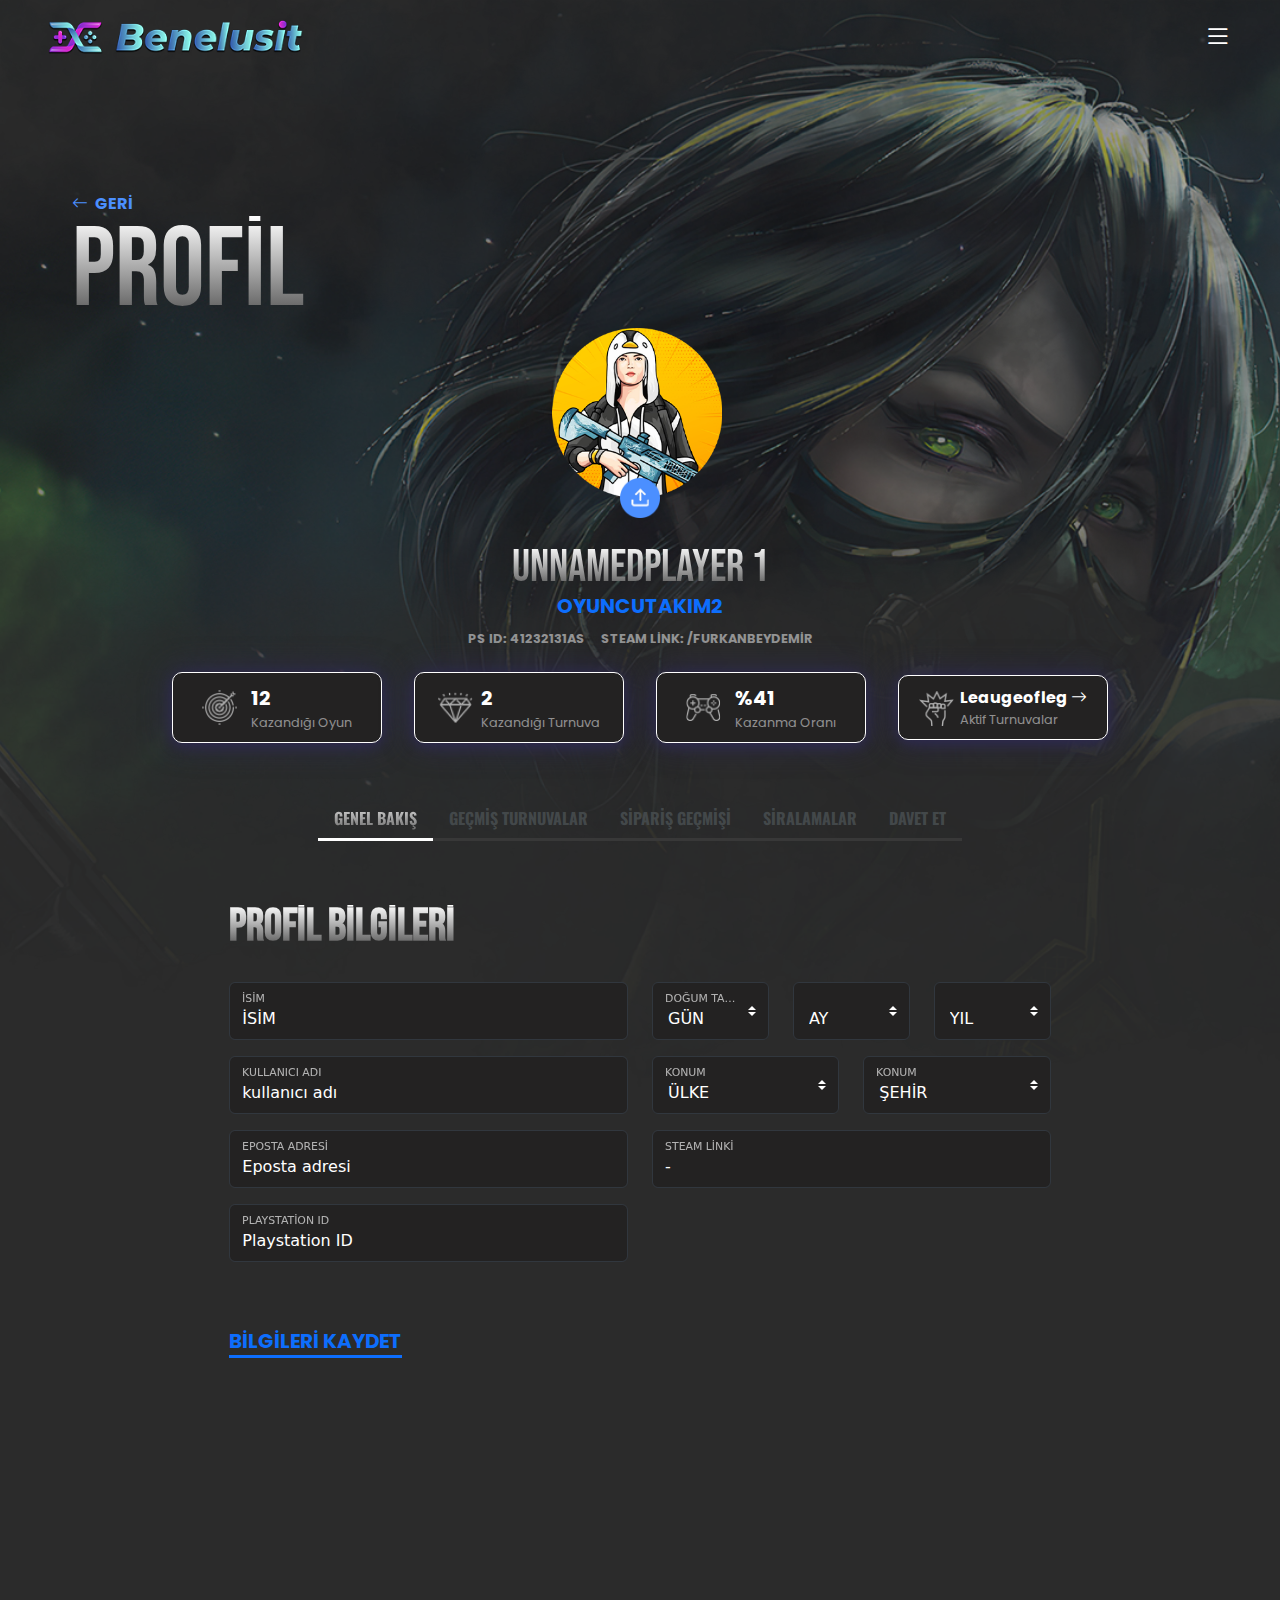
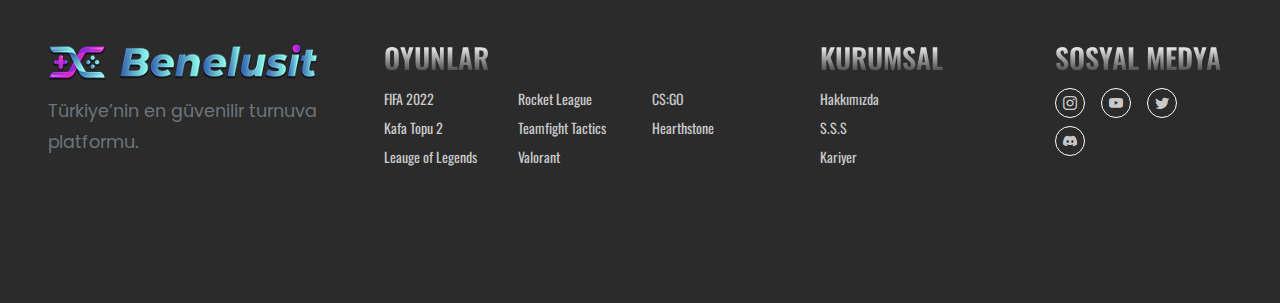
<file: profile.html>
<!DOCTYPE html>
<html lang="tr">
<head>
    <meta charset="UTF-8">
    <meta http-equiv="X-UA-Compatible" content="IE=edge">
    <meta name="viewport" content="width=device-width, initial-scale=1.0">
    <title>Document</title>
    <!-- Google Fonts -->
    <link rel="preconnect" href="https://fonts.googleapis.com">
    <link rel="preconnect" href="https://fonts.gstatic.com" crossorigin>
    <link href="https://fonts.googleapis.com/css2?family=Bebas+Neue&family=Oswald:wght@300;400;500;600;700&family=Poppins:wght@300;400;500;600;700;800&display=swap" rel="stylesheet">
    <!-- Bootstrap -->
    <link rel="stylesheet" href="assets/css/bootstrap.min.css">
    <!-- Bootstrap ICON -->
    <link rel="stylesheet" href="https://cdn.jsdelivr.net/npm/bootstrap-icons@1.9.1/font/bootstrap-icons.css">
    <!-- Swiper Slide -->
    <link rel="stylesheet" href="https://cdn.jsdelivr.net/npm/swiper@8/swiper-bundle.min.css"/>
    <!-- CSS -->
    <link rel="stylesheet" href="assets/css/style.css">
</head>
<body class="position-relative" 
    style="background-image: url(assets/images/subpage/register-bg.png); 
    background-color: rgb(43, 43, 43);
    background-position: top center;
    background-repeat: no-repeat;
    background-size: cover;"
    >

    <header class="position-absolute w-100 top-0" style="z-index: 33;">
        <div class="container-fluid px-xl-5">
            <div class="header-wrapper d-flex flex-wrap justify-content-between justify-content-xxl-center py-3 mb-4 align-items-center">
                  <a href="/" class="d-flex align-items-center me-md-auto">
                    <img src="assets/images/home/logo.png" alt="" style="width: 255px;" class="d-none d-md-block">
                    <img src="assets/images/home/logo.png" alt="" style="width: 200px;" class=" d-md-none">
                  </a>
                  <ul class="nav nav-pills align-items-center d-none d-xxl-flex">
                    <li class="nav-item"><a href="#" class="nav-link active" aria-current="page">anasayfa</a></li>
                    <li class="nav-item"><a href="game.html" class="nav-link">oyunlar</a></li>
                    <li class="nav-item"><a href="tournament.html" class="nav-link">turnuvalar</a></li>
                    <li class="nav-item"><a href="alignment.html" class="nav-link">sıralama</a></li>
                    <li class="nav-item"><a href="blog.html" class="nav-link">blog</a></li>
                    <li class="nav-item"><a href="javascript:void(0)" class="nav-link">
                      <!-- <input type="search" class="form-control m-0 border-0 search-input" placeholder="ARAMA YAP"> -->
                      <div class="input-group">
                        <input type="text" class="form-control search-input shadow-none rounded-0 border-dark text-white" placeholder="ARAMA YAP" aria-label="Recipient's username" aria-describedby="basic-addon2">
                        <span class="input-group-text bg-transparent shadow-none text-white border-dark" id="basic-addon2"><i class="bi bi-search"></i></span>
                      </div>
                    </a>
                  </li>
                    <li class="nav-item">
                      <a href="profile.html" class="nav-link d-flex align-items-center"><i class="bi bi-people-fill me-2 fs-4"></i>üyelik</a>
                    </li>
                    <li class="nav-item">
                      <a href="shop.html" class="nav-link d-flex align-items-center"><i class="bi bi-cart4 me-2 fs-4"></i>sepet</a>
                    </li>
                  </ul>
                  <div class="d-flex d-xxl-none">
                    <a class="bi bi-list text-white fs-3 ms-3" data-bs-toggle="offcanvas" href="#canvasMobile" role="button">
                    </a>
                  </div>

            </div>
        </div>

        <div class="offcanvas offcanvas-end d-block d-xxl-none" 
        tabindex="-1" id="canvasMobile">
          <div class="offcanvas-header">
            <button type="button" class="bi bi-x-circle fs-3 text-white bg-transparent border-0" data-bs-dismiss="offcanvas" aria-label="Close"></button>
          </div>
          <div class="offcanvas-body">
  
            <ul class="nav nav-pills align-items-center text-uppercase fs-09 text-white d-flex flex-column">
              <li class="nav-item"><a href="#" class="nav-link active" aria-current="page">anasayfa</a></li>
              <li class="nav-item"><a href="game.html" class="nav-link">oyunlar</a></li>
              <li class="nav-item"><a href="tournament.html" class="nav-link">turnuvalar</a></li>
              <li class="nav-item"><a href="alignment.html" class="nav-link">sıralama</a></li>
              <li class="nav-item"><a href="blog.html" class="nav-link">blog</a></li>
              <li class="nav-item"><a href="javascript:void(0)" class="nav-link">
  
                <div class="input-group">
                  <input type="text" class="form-control search-input shadow-none rounded-0 border-dark text-white" placeholder="ARAMA YAP" aria-label="Recipient's username" aria-describedby="basic-addon2">
                  <span class="input-group-text bg-transparent shadow-none text-white border-dark" id="basic-addon2"><i class="bi bi-search"></i></span>
                </div>
              </a>
            </li>
              <li class="nav-item">
                <a href="profile.html" class="nav-link d-flex align-items-center"><i class="bi bi-people-fill me-2 fs-4"></i>üyelik</a>
              </li>
              <li class="nav-item">
                <a href="shop.html" class="nav-link d-flex align-items-center"><i class="bi bi-cart4 me-2 fs-4"></i>sepet</a>
              </li>
            </ul>
  
          </div>
        </div>

      </header>


      <main class="pt-md-5">
        <section class="blog-detail pt-md-5 mt-md-5">
          <div class="container-fluid h-100 px-4 pt-5">
            <div class="row justify-content-between h-100 align-items-center px-md-5">
              <div class="col-xl-6 col-xxl-5 pt-5 pt-lg-0">
                <div class="section-title">
                  <a  href="" class="text-uppercase text-blue fw-bold "><i class="bi bi-arrow-left fw-bold me-1"></i> geri</a>
                  <h1 class="text-uppercase display-1 lh-1 custom-gradient">profil</h1>
                </div>

              </div>

            </div>
          </div>
        </section>

        <section class="profile-detail pb-5">
            <div class="container-fluid px-md-4 pb-5">
                <div class="profile-top text-center">
                    <div class="profile-images  position-relative">
                        <img src="assets/images/subpage/register-profile.png" alt="" style="width: 170px; height: 170px; object-fit: cover;">
                        <input type="file" class="d-none" id="file-upload">
                        <label for="file-upload" id="file-label">
                            <img src="assets/images/subpage/files.png" alt="" class="position-absolute translate-middle-x start-50 pointer" 
                            style="width: 40px; bottom: -20px;">
                        </label>
                    </div>
                    <div class="profile-player-names pt-5">
                        <h3 class="custom-gradient lh-1">unnamedplayer 1</h3>
                        <span class="text-primary text-uppercase fw-bold fs-5 d-block">oyuncutakım2</span>
                        <div class="d-flex justify-content-center pt-2">
                            <span class="text-white-50 fs-08 text-uppercase fw-bold pe-2">ps ıd: <span class="ps-id">41232131AS</span></span>
                            <span class="text-white-50 fs-08 text-uppercase fw-bold ps-2">steam link: <span id="steam-id">/furkanbeydemir</span></span>
                        </div>
                        
                    </div>
                    <div class="profile-statistic py-4">
                        <div class="d-flex justify-content-center flex-wrap align-items-center">
                            <div class="statistic-box mx-1 mx-md-3">
                                <div class="statistic-box-inner d-flex justify-content-evenly align-items-center">
                                    <img src="assets/images/subpage/register-icon2.png" alt="" style="width: 35px;">
                                    <div>
                                        <span class="text-white fs-5 fw-bold d-block text-start">12</span>
                                        <span class="text-white-50 fs-08 d-block">Kazandığı Oyun</span>
                                    </div>
                                </div>
                            </div>
                            <div class="statistic-box mx-1 mx-md-3">
                                <div class="statistic-box-inner d-flex justify-content-evenly align-items-center">
                                    <img src="assets/images/subpage/register-icon3.png" alt="" style="width: 35px;">
                                    <div>
                                        <span class="text-white fs-5 fw-bold d-block text-start">2</span>
                                        <span class="text-white-50 fs-08 d-block">Kazandığı Turnuva</span>
                                    </div>
                                </div>
                            </div>
                            <div class="statistic-box mx-1 mx-md-3">
                                <div class="statistic-box-inner d-flex justify-content-evenly align-items-center">
                                    <img src="assets/images/subpage/register-icon4.png" alt="" style="width: 35px;">
                                    <div>
                                        <span class="text-white fs-5 fw-bold d-block text-start">%41</span>
                                        <span class="text-white-50 fs-08 d-block">Kazanma Oranı</span>
                                    </div>
                                </div>
                            </div>
                            <div class="statistic-box mx-1 mx-md-3">
                                <div class="statistic-box-inner d-flex justify-content-evenly align-items-center">
                                    <img src="assets/images/subpage/register-icon5.png" alt="" style="width: 35px;">
                                    <div>
                                        <span class="text-white fs-6 fw-bold d-block text-start">Leaugeofleg <i class="bi bi-arrow-right"></i></span>
                                        <span class="text-white-50 fs-08 d-block text-start">Aktif Turnuvalar</span>
                                    </div>
                                </div>
                            </div>
                        </div>
                    </div>

                    <div class="profile-tabs-wrapper pt-3 pb-5 col-12 col-xl-8  mx-lg-auto text-center">
                        <ul class="nav nav-pills mb-3 multi-content-nav justify-content-center" id="pills-tab" role="tablist">
                            <li class="nav-item" role="presentation">
                              <a class="nav-link active" id="pills-genel-tab" data-bs-toggle="pill" data-bs-target="#pills-genel"  role="tab" >genel bakış</a>
                            </li>
                            <li class="nav-item" role="presentation">
                              <a class="nav-link" id="pills-gecmis-tab" data-bs-toggle="pill" data-bs-target="#pills-gecmis"  role="tab" >geçmiş turnuvalar</a>
                            </li>
                            <li class="nav-item" role="presentation">
                              <a class="nav-link" id="pills-siparis-tab" data-bs-toggle="pill" data-bs-target="#pills-siparis" role="tab" >sipariş geçmişi</a>
                            </li>
                            <li class="nav-item" role="presentation">
                              <a class="nav-link" id="pills-siralama-tab" data-bs-toggle="pill" data-bs-target="#pills-siralama" role="tab" >siralamalar</a>
                            </li>
                            <li class="nav-item" role="presentation">
                              <a class="nav-link" id="pills-davet-tab" data-bs-toggle="pill" data-bs-target="#pills-davet" role="tab" >davet et </a>
                            </li>
                          </ul>

                          <!-- Tab Content -->
                          <div class="tab-content mx-auto" id="pills-tabContent">

                            <div class="tab-pane fade show active" id="pills-genel" role="tabpanel" tabindex="0">
                                <div class="col-12 pt-4 pb-2">
                                    <h3 class="custom-gradient lh-1 fw-bold text-start my-4">profil bilgileri</h3>
                                </div>
                                <form action="">
                                    <div class="row justify-content-between">
                                        <div class="col-md-6">
                                            <div class="form-floating text-start mb-3">
                                                <input type="text" class="form-control custom-input" id="floating-input" placeholder="isim" value="İSİM">
                                                <label for="floating-input" class="text-white text-uppercase fs-08">isim</label>
                                            </div>
                                            <div class="form-floating text-start mb-3">
                                                <input type="text" class="form-control custom-input" id="floating-input" placeholder="kullanıcı adı" value="kullanıcı adı">
                                                <label for="floating-input" class="text-white text-uppercase fs-08">kullanıcı adı</label>
                                            </div>
                                            <div class="form-floating text-start mb-3">
                                                <input type="text" class="form-control custom-input" id="floating-input" placeholder="Eposta adresi" value="Eposta adresi">
                                                <label for="floating-input" class="text-white text-uppercase fs-08">Eposta adresi</label>
                                            </div>
                                            <div class="form-floating text-start mb-3">
                                                <input type="text" class="form-control custom-input" id="floating-input" placeholder="Playstation ID" value="Playstation ID">
                                                <label for="floating-input" class="text-white text-uppercase fs-08">Playstation ID</label>
                                            </div>
                                        </div>
                                        <div class="col-md-6">
                                            <div class="row justify-content-between">
                                                <div class="col-md-4">
                                                    <div class="form-floating text-start mb-3">
                                                        <select class="form-select custom-input" id="floatingSelect" aria-label="Floating label select example">
                                                          <option selected>GÜN</option>
                                                          <option value="1">One</option>
                                                          <option value="2">Two</option>
                                                          <option value="3">Three</option>
                                                        </select>
                                                        <label for="floatingSelect" class="text-white text-uppercase fs-08">doğum tarihi</label>
                                                    </div>
                                                </div>
                                                <div class="col-md-4">
                                                    <div class="form-floating text-start mb-3">
                                                        <select class="form-select custom-input" id="floatingSelect" aria-label="Floating label select example">
                                                          <option selected>AY</option>
                                                          <option value="1">One</option>
                                                          <option value="2">Two</option>
                                                          <option value="3">Three</option>
                                                        </select>

                                                    </div>
                                                </div>
                                                <div class="col-md-4">
                                                    <div class="form-floating text-start mb-3">
                                                        <select class="form-select custom-input" id="floatingSelect" aria-label="Floating label select example">
                                                          <option selected>YIL</option>
                                                          <option value="1">One</option>
                                                          <option value="2">Two</option>
                                                          <option value="3">Three</option>
                                                        </select>

                                                    </div>
                                                </div>
                                            </div>
                                            <div class="row justify-content-between">
                                                <div class="col-md-6">
                                                    <div class="form-floating text-start mb-3">
                                                        <select class="form-select custom-input" id="floatingSelect" aria-label="Floating label select example">
                                                          <option selected>ÜLKE</option>
                                                          <option value="1">One</option>
                                                          <option value="2">Two</option>
                                                          <option value="3">Three</option>
                                                        </select>
                                                        <label for="floatingSelect" class="text-white text-uppercase fs-08">konum</label>
                                                    </div>

                                                </div>
                                                <div class="col-md-6">
                                                    <div class="form-floating text-start mb-3">
                                                        <select class="form-select custom-input" id="floatingSelect" aria-label="Floating label select example">
                                                          <option selected>ŞEHİR</option>
                                                          <option value="1">One</option>
                                                          <option value="2">Two</option>
                                                          <option value="3">Three</option>
                                                        </select>
                                                        <label for="floatingSelect" class="text-white text-uppercase fs-08">konum</label>
                                                    </div>
                                                </div>
                                            </div>

                                            <div class="form-floating text-start mb-3">
                                                <input type="text" class="form-control custom-input" id="floating-input" placeholder="-" value="-">
                                                <label for="floating-input" class="text-white text-uppercase fs-08">steam linki</label>
                                            </div>

                                        </div>
                                    </div>
                                    <div class="text-start my-5">
                                        <a href="" class="border-0 border-bottom border-3 text-start text-primary border-primary text-uppercase fw-bold fs-5">bilgileri kaydet</a>
                                    </div>

                                </form>

                                

                            </div>
                            <div class="tab-pane fade" id="pills-gecmis" role="tabpanel" tabindex="0">
                                <div class="col-12 pt-4 pb-2">
                                    <h3 class="custom-gradient lh-1 fw-bold text-start my-4">turnuvalar</h3>
                                </div> 
                                <div>
                                    <table class="table table-responsive my-5 text-start table-profiles overflow-scroll">
                                        <tr class="border-0">
                                            <th class="text-white fs-4 text-uppercase fw-500 lh-1">geçmiş turnuvalar</th>
                                            <th class="text-white fs-4 text-uppercase fw-500 lh-1">başlama zamanı</th>
                                            <th class="text-white fs-4 text-uppercase fw-500 lh-1">ücret</th>
                                        </tr>
                                        <tr>
                                            <td>
                                                <p class="text-white-50 fs-6 fw-bold">
                                                    Leauge of Furkan</p>
                                            </td>
    
                                            <td>
                                                <p class="text-white-50 fs-6 fw-bold">05.05.2011</p>
                                            </td>
                                            <td>
                                                <div class="d-flex align-items-center">
                                                    <p class="text-white text-uppercase fw-bold fs-6 me-2" id="product-price">550</p>
                                                    <img src="assets/images/diamond-color-icon.png" alt="" style="width: 13px;">
                                                </div>
                                            </td>
    
                                        </tr>
    
                                        <tr>
                                            <td>
                                                <p class="text-white-50 fs-6 fw-bold">
                                                    Leauge of Furkan</p>
                                            </td>
    
                                            <td>
                                                <p class="text-white-50 fs-6 fw-bold">05.05.2011</p>
                                            </td>
                                            <td>
                                                <div class="d-flex align-items-center">
                                                    <p class="text-white text-uppercase fw-bold fs-6 me-2" id="product-price">550</p>
                                                    <img src="assets/images/diamond-color-icon.png" alt="" style="width: 13px;">
                                                </div>
                                            </td>
    
                                        </tr>
    
                                        <tr>
                                            <td>
                                                <p class="text-white-50 fs-6 fw-bold">
                                                    Leauge of Furkan</p>
                                            </td>
    
                                            <td>
                                                <p class="text-white-50 fs-6 fw-bold">05.05.2011</p>
                                            </td>
                                            <td>
                                                <div class="d-flex align-items-center">
                                                    <p class="text-white text-uppercase fw-bold fs-6 me-2" id="product-price">550</p>
                                                    <img src="assets/images/diamond-color-icon.png" alt="" style="width: 13px;">
                                                </div>
                                            </td>
    
                                        </tr>
    
                                        <tr>
                                            <td>
                                                <p class="text-white-50 fs-6 fw-bold">
                                                    Leauge of Furkan</p>
                                            </td>
    
                                            <td>
                                                <p class="text-white-50 fs-6 fw-bold">05.05.2011</p>
                                            </td>
                                            <td>
                                                <div class="d-flex align-items-center">
                                                    <p class="text-white text-uppercase fw-bold fs-6 me-2" id="product-price">550</p>
                                                    <img src="assets/images/diamond-color-icon.png" alt="" style="width: 13px;">
                                                </div>
                                            </td>
    
                                        </tr>
    
                                        <tr>
                                            <td>
                                                <p class="text-white-50 fs-6 fw-bold">
                                                    Leauge of Furkan</p>
                                            </td>
    
                                            <td>
                                                <p class="text-white-50 fs-6 fw-bold">05.05.2011</p>
                                            </td>
                                            <td>
                                                <div class="d-flex align-items-center">
                                                    <p class="text-white text-uppercase fw-bold fs-6 me-2" id="product-price">550</p>
                                                    <img src="assets/images/diamond-color-icon.png" alt="" style="width: 13px;">
                                                </div>
                                            </td>
    
                                        </tr>
    
                                        <tr>
                                            <td>
                                                <p class="text-white-50 fs-6 fw-bold">
                                                    Leauge of Furkan</p>
                                            </td>
    
                                            <td>
                                                <p class="text-white-50 fs-6 fw-bold">05.05.2011</p>
                                            </td>
                                            <td>
                                                <div class="d-flex align-items-center">
                                                    <p class="text-white text-uppercase fw-bold fs-6 me-2" id="product-price">550</p>
                                                    <img src="assets/images/diamond-color-icon.png" alt="" style="width: 13px;">
                                                </div>
                                            </td>
    
                                        </tr>
    
                                    </table>
                                </div>

                            </div>

                            <div class="tab-pane fade" id="pills-siparis" role="tabpanel" tabindex="0">
                                <div class="col-12 pt-4 pb-2">
                                    <h3 class="custom-gradient lh-1 fw-bold text-start my-4">sipariş geçmişim</h3>
                                </div> 
                                <div>
                                    <table class="table table-responsive my-5 text-start table-profiles overflow-scroll">
                                        <tr class="border-0">
                                            <th class="text-white fs-4 text-uppercase fw-500 lh-1">sipariş</th>
                                            <th class="text-white fs-4 text-uppercase fw-500 lh-1">tarih</th>
                                            <th class="text-white fs-4 text-uppercase fw-500 lh-1">elmas</th>
                                            <th class="text-white fs-4 text-uppercase fw-500 lh-1">durum</th>
                                        </tr>

                                        <tr>
                                            <td>
                                                <p class="text-white-50 fs-6 fw-bold text-uppercase">
                                                    fifa 200</p>
                                            </td>
    
                                            <td>
                                                <p class="text-white-50 fs-6 fw-bold">05.05.2011</p>
                                            </td>
                                            <td>
                                                <p class="text-white-50 fs-6 fw-bold">
                                                    500</p>
                                            </td>
                                            <td>
                                                <p class="fs-5 fw-bold text-capitalize" style="    
                                                color: rgba(255,255,255,.7)!important;">
                                                    Beklemede</p>
                                            </td>
    
                                        </tr>

                                        <tr>
                                            <td>
                                                <p class="text-white-50 fs-6 fw-bold text-uppercase">
                                                    fifa 200</p>
                                            </td>
    
                                            <td>
                                                <p class="text-white-50 fs-6 fw-bold">05.05.2011</p>
                                            </td>
                                            <td>
                                                <p class="text-white-50 fs-6 fw-bold">
                                                    500</p>
                                            </td>
                                            <td>
                                                <p class="fs-5 fw-bold text-capitalize" style="    
                                                color: rgba(255,255,255,.7)!important;">
                                                    Beklemede</p>
                                            </td>
    
                                        </tr>

                                        <tr>
                                            <td>
                                                <p class="text-white-50 fs-6 fw-bold text-uppercase">
                                                    fifa 200</p>
                                            </td>
    
                                            <td>
                                                <p class="text-white-50 fs-6 fw-bold">05.05.2011</p>
                                            </td>
                                            <td>
                                                <p class="text-white-50 fs-6 fw-bold">
                                                    500</p>
                                            </td>
                                            <td>
                                                <p class="fs-5 fw-bold text-capitalize" style="    
                                                color: rgba(255,255,255,.7)!important;">
                                                    Beklemede</p>
                                            </td>
    
                                        </tr>

                                        <tr>
                                            <td>
                                                <p class="text-white-50 fs-6 fw-bold text-uppercase">
                                                    fifa 200</p>
                                            </td>
    
                                            <td>
                                                <p class="text-white-50 fs-6 fw-bold">05.05.2011</p>
                                            </td>
                                            <td>
                                                <p class="text-white-50 fs-6 fw-bold">
                                                    500</p>
                                            </td>
                                            <td>
                                                <p class="fs-5 fw-bold text-capitalize" style="    
                                                color: rgba(255,255,255,.7)!important;">
                                                    tamamlandı</p>
                                            </td>
    
                                        </tr>
                                        <tr>
                                            <td>
                                                <p class="text-white-50 fs-6 fw-bold text-uppercase">
                                                    fifa 200</p>
                                            </td>
    
                                            <td>
                                                <p class="text-white-50 fs-6 fw-bold">05.05.2011</p>
                                            </td>
                                            <td>
                                                <p class="text-white-50 fs-6 fw-bold">
                                                    500</p>
                                            </td>
                                            <td>
                                                <p class="fs-5 fw-bold text-capitalize" style="    
                                                color: rgba(255,255,255,.7)!important;">
                                                    Beklemede</p>
                                            </td>
    
                                        </tr>
                                        

    
                                    </table>
                                </div>

                            </div>

                            <div class="tab-pane fade" id="pills-siralama" role="tabpanel" tabindex="0">
                                <div class="col-12 pt-4 pb-2">
                                    <h3 class="custom-gradient lh-1 fw-bold text-start my-4">sıralamalar</h3>
                                </div> 
                                <div>
                                    <table class="table table-responsive my-5 text-start table-siralama overflow-scroll">
                                        <tr class="border-0">
                                            <th class="text-white fs-4 text-uppercase fw-500 lh-1 ps-3">oyun</th>
                                            <th class="text-white fs-4 text-uppercase fw-500 lh-1">sıra</th>
                                            <th class="text-white fs-4 text-uppercase fw-500 lh-1">puan</th>

                                        </tr>

                                        <tr>
                                            <td>
                                                <img src="assets/images/platform/lol.png" alt="" style="width: 80px;">
                                            </td>
    
                                            <td>
                                                <p class="custom-gradient  fs-6 fw-bold">
                                                    #11</p>
                                            </td>
                                            <td>
                                                <p class="custom-gradient fs-6 fw-bold">
                                                    500</p>
                                            </td>

    
                                        </tr>

                                        <tr>
                                            <td>
                                                <img src="assets/images/platform/teamfight.png" alt="" style="width: 80px;">
                                            </td>
    
                                            <td>
                                                <p class="custom-gradient  fs-6 fw-bold">
                                                    #11</p>
                                            </td>
                                            <td>
                                                <p class="custom-gradient fs-6 fw-bold">
                                                    500</p>
                                            </td>

    
                                        </tr>


                                        <tr>
                                            <td>
                                                <img src="assets/images/platform/fifa2022.png" alt="" style="width: 80px;">
                                            </td>
    
                                            <td>
                                                <p class="custom-gradient  fs-6 fw-bold">
                                                    #11</p>
                                            </td>
                                            <td>
                                                <p class="custom-gradient fs-6 fw-bold">
                                                    500</p>
                                            </td>

    
                                        </tr>


                                        <tr>
                                            <td>
                                                <img src="assets/images/platform/csgo.png" alt="" style="width: 80px;">
                                            </td>
    
                                            <td>
                                                <p class="custom-gradient  fs-6 fw-bold">
                                                    #11</p>
                                            </td>
                                            <td>
                                                <p class="custom-gradient fs-6 fw-bold">
                                                    500</p>
                                            </td>

    
                                        </tr>

                                        <tr>
                                            <td>
                                                <img src="assets/images/platform/pubg.png" alt="" style="width: 80px;">
                                            </td>
    
                                            <td>
                                                <p class="custom-gradient  fs-6 fw-bold">
                                                    #11</p>
                                            </td>
                                            <td>
                                                <p class="custom-gradient fs-6 fw-bold">
                                                    500</p>
                                            </td>

    
                                        </tr>
                                        

    
                                    </table>
                                </div>

                            </div>

                            <div class="tab-pane fade" id="pills-davet" role="tabpanel" tabindex="0">
                                <form action="">
                                    <div class="row justify-content-between">
                                        <div class="col-md-5">
                                            <h3 class="custom-gradient lh-1 text-start my-4">davet et</h3>
                                            <div class="input-group">
                                                <input type="text" class="form-control search-input shadow-none rounded-0 border-dark text-white-50 bg-dark" placeholder="TAKIM ARA" aria-label="Recipient's username" aria-describedby="basic-addon2">
                                                <span class="input-group-text bg-dark shadow-none text-white border-dark" id="basic-addon2"><i class="bi bi-search"></i></span>
                                              </div>
                                              <div class="mt-3 text-start">
                                                <p class="text-white-50 text-uppercase fs-08">gelen davet <span class="text-white">0</span></p>
                                                <p class="text-white-50 text-uppercase fs-08">bekleyen davet <span class="text-white">3</span></p>
                                              </div>
                                        </div>
                                        <div class="col-md-5">
                                            <h3 class="custom-gradient lh-1 text-start my-4">takım kur</h3>
                                            <div class="text-start mb-3">
                                                <input type="text" class="form-control custom-input fs-08" id="floating-inputs" placeholder="TAKIM LİNKİ">
                                            </div>

                                        </div>
                                    </div>


                                </form>

                                

                            </div>
                    </div>
                </div>

            </div>
        </section>



  
      </main>






      <footer class="py-5  bg-custom-dark">
        <div class="container-fluid px-3 px-sm-5 py-md-5">
          <div class="row justify-content-between">
            <div class="col-md-3 mb-3">
              <a href="/" class="d-flex align-items-center mb-3 link-dark text-decoration-none">
                <img src="assets/images/home/logo.png" alt="" style="width: 270px;">
              </a>
              <p class="text-muted">Türkiye’nin en güvenilir turnuva platformu.</p>
            </div>
        
            <div class="col-md-4 mb-3">
              <h4 class="text-uppercase fs-3 lh-1 custom-gradient mb-3">oyunlar</h4>
              <ul class="list-unstyled row">
                <div class="col-4">
                  <li class="nav-item mb-2"><a href="#" class="nav-link p-0 text-muted">FIFA 2022</a></li>
                  <li class="nav-item mb-2"><a href="#" class="nav-link p-0 text-muted">Kafa Topu 2</a></li>
                  <li class="nav-item mb-2"><a href="#" class="nav-link p-0 text-muted">Leauge of Legends</a></li>
                </div>
                <div class="col-4">
                  <li class="nav-item mb-2"><a href="#" class="nav-link p-0 text-muted">Rocket League</a></li>
                  <li class="nav-item mb-2"><a href="#" class="nav-link p-0 text-muted">Teamfight Tactics</a></li>
                  <li class="nav-item mb-2"><a href="#" class="nav-link p-0 text-muted">Valorant</a></li>
                </div>
                <div class="col-4">
                  <li class="nav-item mb-2"><a href="#" class="nav-link p-0 text-muted">CS:GO</a></li>
                  <li class="nav-item mb-2"><a href="#" class="nav-link p-0 text-muted">Hearthstone</a></li>
                </div>

              </ul>
            </div>
        

        
            <div class="col-md-2 mb-3">
              <h4 class="text-uppercase fs-3 lh-1 custom-gradient mb-3">kurumsal</h4>
              <ul class="nav flex-column">
                <li class="nav-item mb-2"><a href="#" class="nav-link p-0 text-muted">Hakkımızda</a></li>
                <li class="nav-item mb-2"><a href="#" class="nav-link p-0 text-muted">S.S.S</a></li>
                <li class="nav-item mb-2"><a href="#" class="nav-link p-0 text-muted">Kariyer</a></li>
              </ul>
            </div>
            <div class="col-md-2 mb-3">
              <h4 class="text-uppercase fs-3 lh-1 custom-gradient mb-3">sosyal medya</h4>
              <ul class="nav d-flex">
                <li class="nav-item mb-2 me-3"><a href="#" class="nav-link p-0 text-white text-center rounded-circle" style="line-height: 1.8; border: 1px solid white; width: 30px; height: 30px; "><i class="bi bi-instagram"></i></a></li>
                <li class="nav-item mb-2 me-3"><a href="#" class="nav-link p-0 text-white text-center rounded-circle" style="line-height: 1.8; border: 1px solid white; width: 30px; height: 30px; "><i class="bi bi-youtube"></i></a></li>
                <li class="nav-item mb-2 me-3"><a href="#" class="nav-link p-0 text-white text-center rounded-circle" style="line-height: 1.8; border: 1px solid white; width: 30px; height: 30px; "><i class="bi bi-twitter"></i></a></li>
                <li class="nav-item mb-2 me-3"><a href="#" class="nav-link p-0 text-white text-center rounded-circle" style="line-height: 1.8; border: 1px solid white; width: 30px; height: 30px; "><i class="bi bi-discord"></i></a></li>

              </ul>
            </div>
          </div>
        </div>
      </footer>


    <!-- JavaScript Bundle with Popper -->
    <script src="assets/js/bootstrap.bundle.min.js"></script>
    <!-- Swiper JS -->
    <script src="https://cdn.jsdelivr.net/npm/swiper@8/swiper-bundle.min.js"></script>
    <!-- Main JS -->
    <script src="assets/js/main.js"></script>
</body>
</html>
</file>
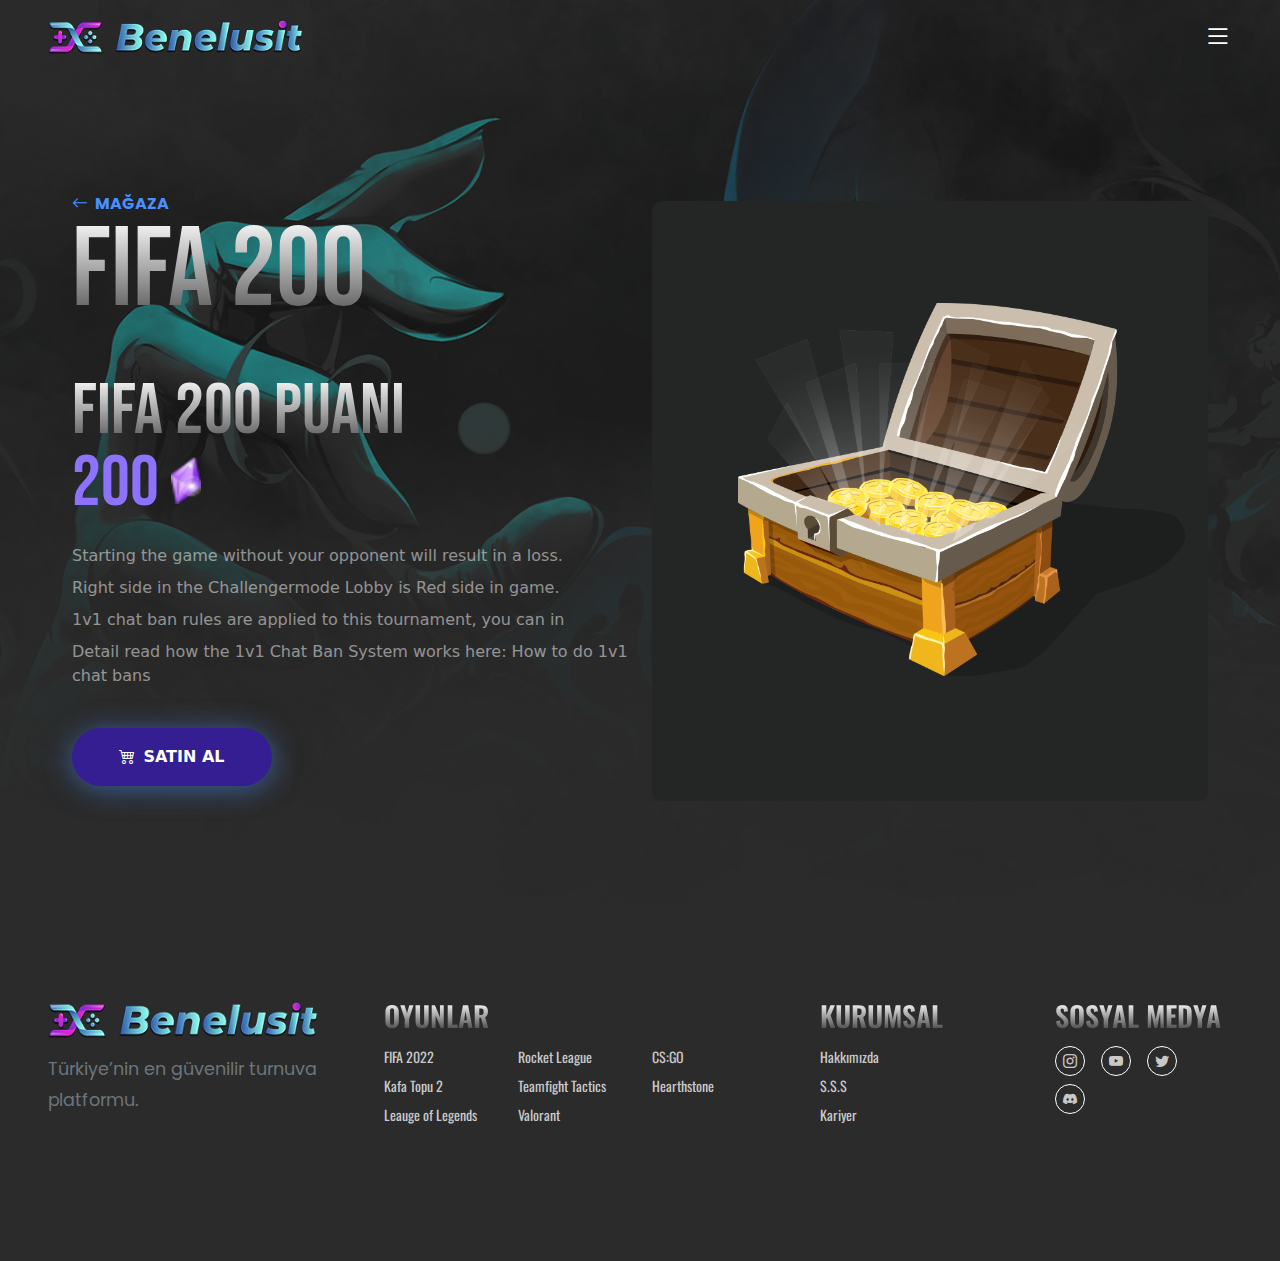
<file: shop-detail.html>
<!DOCTYPE html>
<html lang="tr">
<head>
    <meta charset="UTF-8">
    <meta http-equiv="X-UA-Compatible" content="IE=edge">
    <meta name="viewport" content="width=device-width, initial-scale=1.0">
    <title>Document</title>
    <!-- Google Fonts -->
    <link rel="preconnect" href="https://fonts.googleapis.com">
    <link rel="preconnect" href="https://fonts.gstatic.com" crossorigin>
    <link href="https://fonts.googleapis.com/css2?family=Bebas+Neue&family=Oswald:wght@300;400;500;600;700&family=Poppins:wght@300;400;500;600;700;800&display=swap" rel="stylesheet">
    <!-- Bootstrap -->
    <link rel="stylesheet" href="assets/css/bootstrap.min.css">
    <!-- Bootstrap ICON -->
    <link rel="stylesheet" href="https://cdn.jsdelivr.net/npm/bootstrap-icons@1.9.1/font/bootstrap-icons.css">
    <!-- Swiper Slide -->
    <link rel="stylesheet" href="https://cdn.jsdelivr.net/npm/swiper@8/swiper-bundle.min.css"/>
    <!-- CSS -->
    <link rel="stylesheet" href="assets/css/style.css">
</head>
<body class="position-relative" 
    style="background-image: url(assets/images/subpage/shop-bg.png); 
    background-color: rgb(43, 43, 43);
    background-position: top center;
    background-repeat: no-repeat;"
    >

    <header class="position-absolute w-100 top-0" style="z-index: 33;">
      <div class="container-fluid px-xl-5">
          <div class="header-wrapper d-flex flex-wrap justify-content-between justify-content-xxl-center py-3 mb-4 align-items-center">
                <a href="/" class="d-flex align-items-center me-md-auto">
                  <img src="assets/images/home/logo.png" alt="" style="width: 255px;" class="d-none d-md-block">
                  <img src="assets/images/home/logo.png" alt="" style="width: 200px;" class=" d-md-none">
                </a>
                <ul class="nav nav-pills align-items-center d-none d-xxl-flex">
                  <li class="nav-item"><a href="#" class="nav-link active" aria-current="page">anasayfa</a></li>
                  <li class="nav-item"><a href="game.html" class="nav-link">oyunlar</a></li>
                  <li class="nav-item"><a href="tournament.html" class="nav-link">turnuvalar</a></li>
                  <li class="nav-item"><a href="alignment.html" class="nav-link">sıralama</a></li>
                  <li class="nav-item"><a href="blog.html" class="nav-link">blog</a></li>
                  <li class="nav-item"><a href="javascript:void(0)" class="nav-link">
                    <!-- <input type="search" class="form-control m-0 border-0 search-input" placeholder="ARAMA YAP"> -->
                    <div class="input-group">
                      <input type="text" class="form-control search-input shadow-none rounded-0 border-dark text-white" placeholder="ARAMA YAP" aria-label="Recipient's username" aria-describedby="basic-addon2">
                      <span class="input-group-text bg-transparent shadow-none text-white border-dark" id="basic-addon2"><i class="bi bi-search"></i></span>
                    </div>
                  </a>
                </li>
                  <li class="nav-item">
                    <a href="profile.html" class="nav-link d-flex align-items-center"><i class="bi bi-people-fill me-2 fs-4"></i>üyelik</a>
                  </li>
                  <li class="nav-item">
                    <a href="shop.html" class="nav-link d-flex align-items-center"><i class="bi bi-cart4 me-2 fs-4"></i>sepet</a>
                  </li>
                </ul>
                <div class="d-flex d-xxl-none">
                  <a class="bi bi-list text-white fs-3 ms-3" data-bs-toggle="offcanvas" href="#canvasMobile" role="button">
                  </a>
                </div>

          </div>
      </div>

      <div class="offcanvas offcanvas-end d-block d-xxl-none" 
      tabindex="-1" id="canvasMobile">
        <div class="offcanvas-header">
          <button type="button" class="bi bi-x-circle fs-3 text-white bg-transparent border-0" data-bs-dismiss="offcanvas" aria-label="Close"></button>
        </div>
        <div class="offcanvas-body">

          <ul class="nav nav-pills align-items-center text-uppercase fs-09 text-white d-flex flex-column">
            <li class="nav-item"><a href="#" class="nav-link active" aria-current="page">anasayfa</a></li>
            <li class="nav-item"><a href="game.html" class="nav-link">oyunlar</a></li>
            <li class="nav-item"><a href="tournament.html" class="nav-link">turnuvalar</a></li>
            <li class="nav-item"><a href="alignment.html" class="nav-link">sıralama</a></li>
            <li class="nav-item"><a href="blog.html" class="nav-link">blog</a></li>
            <li class="nav-item"><a href="javascript:void(0)" class="nav-link">

              <div class="input-group">
                <input type="text" class="form-control search-input shadow-none rounded-0 border-dark text-white" placeholder="ARAMA YAP" aria-label="Recipient's username" aria-describedby="basic-addon2">
                <span class="input-group-text bg-transparent shadow-none text-white border-dark" id="basic-addon2"><i class="bi bi-search"></i></span>
              </div>
            </a>
          </li>
            <li class="nav-item">
              <a href="profile.html" class="nav-link d-flex align-items-center"><i class="bi bi-people-fill me-2 fs-4"></i>üyelik</a>
            </li>
            <li class="nav-item">
              <a href="shop.html" class="nav-link d-flex align-items-center"><i class="bi bi-cart4 me-2 fs-4"></i>sepet</a>
            </li>
          </ul>

        </div>
      </div>

    </header>


      <main class="pt-md-5">
        <section class="blog-detail py-5 mt-lg-5">
          <div class="container-fluid h-100 px-4 py-5">
            <div class="row justify-content-between h-100 align-items-center px-md-5">
              <div class="col-xl-6 col-xxl-5">
                <div class="section-title pb-4">
                  <a  href="" class="text-uppercase text-blue fw-bold "><i class="bi bi-arrow-left fw-bold me-1"></i> mağaza</a>
                  <h1 class="text-uppercase display-1 lh-1 custom-gradient ">fıfa 200</h1>
                </div>
                <div class="description-contents py-4">
                    <h2 class="display-2 lh-1 custom-gradient text-uppercase">fıfa 200 puanı</h2>
                    <h3 class="display-2 lh-1 gradien text-uppercase text-soft-blue pb-4">200 <img src="assets/images/diamond-color-icon.png" alt="" style="width: 30px;"></h3>
                    <ul class="text-white-50 list-unstyled">
                        <li class="pb-2">
                            Starting the game without your opponent will result in a loss.
                        </li>
                        <li class="pb-2">Right side in the Challengermode Lobby is Red side in game.</li>
                        <li class="pb-2">1v1 chat ban rules are applied to this tournament, you can in</li>
                        <li class="pb-2">                       
                             Detail read how the 1v1 Chat Ban System works here: How to do 1v1 chat bans</li>


                        </ul>
                        <a href="" class="btn btn-primary-custom mt-3 bg-primary-custom text-white px-4 py-3 fs-6 rounded-pill text-uppercase fw-bold" style="width: 200px; max-width: 100%;"><i class="bi bi-cart4 me-2"></i>satın al</a>
                </div>
              </div>
              <div class="col-xl-6 col-xxl-6">
                    <img src="assets/images/subpage/shop-detail-hero.png" alt="">
              </div>
            </div>
          </div>
        </section>



  
      </main>






      <footer class="py-5  bg-custom-dark">
        <div class="container-fluid px-3 px-sm-5 py-md-5">
          <div class="row justify-content-between">
            <div class="col-md-3 mb-3">
              <a href="/" class="d-flex align-items-center mb-3 link-dark text-decoration-none">
                <img src="assets/images/home/logo.png" alt="" style="width: 270px;">
              </a>
              <p class="text-muted">Türkiye’nin en güvenilir turnuva platformu.</p>
            </div>
        
            <div class="col-md-4 mb-3">
              <h4 class="text-uppercase fs-3 lh-1 custom-gradient mb-3">oyunlar</h4>
              <ul class="list-unstyled row">
                <div class="col-4">
                  <li class="nav-item mb-2"><a href="#" class="nav-link p-0 text-muted">FIFA 2022</a></li>
                  <li class="nav-item mb-2"><a href="#" class="nav-link p-0 text-muted">Kafa Topu 2</a></li>
                  <li class="nav-item mb-2"><a href="#" class="nav-link p-0 text-muted">Leauge of Legends</a></li>
                </div>
                <div class="col-4">
                  <li class="nav-item mb-2"><a href="#" class="nav-link p-0 text-muted">Rocket League</a></li>
                  <li class="nav-item mb-2"><a href="#" class="nav-link p-0 text-muted">Teamfight Tactics</a></li>
                  <li class="nav-item mb-2"><a href="#" class="nav-link p-0 text-muted">Valorant</a></li>
                </div>
                <div class="col-4">
                  <li class="nav-item mb-2"><a href="#" class="nav-link p-0 text-muted">CS:GO</a></li>
                  <li class="nav-item mb-2"><a href="#" class="nav-link p-0 text-muted">Hearthstone</a></li>
                </div>

              </ul>
            </div>
        

        
            <div class="col-md-2 mb-3">
              <h4 class="text-uppercase fs-3 lh-1 custom-gradient mb-3">kurumsal</h4>
              <ul class="nav flex-column">
                <li class="nav-item mb-2"><a href="#" class="nav-link p-0 text-muted">Hakkımızda</a></li>
                <li class="nav-item mb-2"><a href="#" class="nav-link p-0 text-muted">S.S.S</a></li>
                <li class="nav-item mb-2"><a href="#" class="nav-link p-0 text-muted">Kariyer</a></li>
              </ul>
            </div>
            <div class="col-md-2 mb-3">
              <h4 class="text-uppercase fs-3 lh-1 custom-gradient mb-3">sosyal medya</h4>
              <ul class="nav d-flex">
                <li class="nav-item mb-2 me-3"><a href="#" class="nav-link p-0 text-white text-center rounded-circle" style="line-height: 1.8; border: 1px solid white; width: 30px; height: 30px; "><i class="bi bi-instagram"></i></a></li>
                <li class="nav-item mb-2 me-3"><a href="#" class="nav-link p-0 text-white text-center rounded-circle" style="line-height: 1.8; border: 1px solid white; width: 30px; height: 30px; "><i class="bi bi-youtube"></i></a></li>
                <li class="nav-item mb-2 me-3"><a href="#" class="nav-link p-0 text-white text-center rounded-circle" style="line-height: 1.8; border: 1px solid white; width: 30px; height: 30px; "><i class="bi bi-twitter"></i></a></li>
                <li class="nav-item mb-2 me-3"><a href="#" class="nav-link p-0 text-white text-center rounded-circle" style="line-height: 1.8; border: 1px solid white; width: 30px; height: 30px; "><i class="bi bi-discord"></i></a></li>

              </ul>
            </div>
          </div>
        </div>
      </footer>


    <!-- JavaScript Bundle with Popper -->
    <script src="assets/js/bootstrap.bundle.min.js"></script>
    <!-- Swiper JS -->
    <script src="https://cdn.jsdelivr.net/npm/swiper@8/swiper-bundle.min.js"></script>
    <!-- Main JS -->
    <script src="assets/js/main.js"></script>
</body>
</html>
</file>
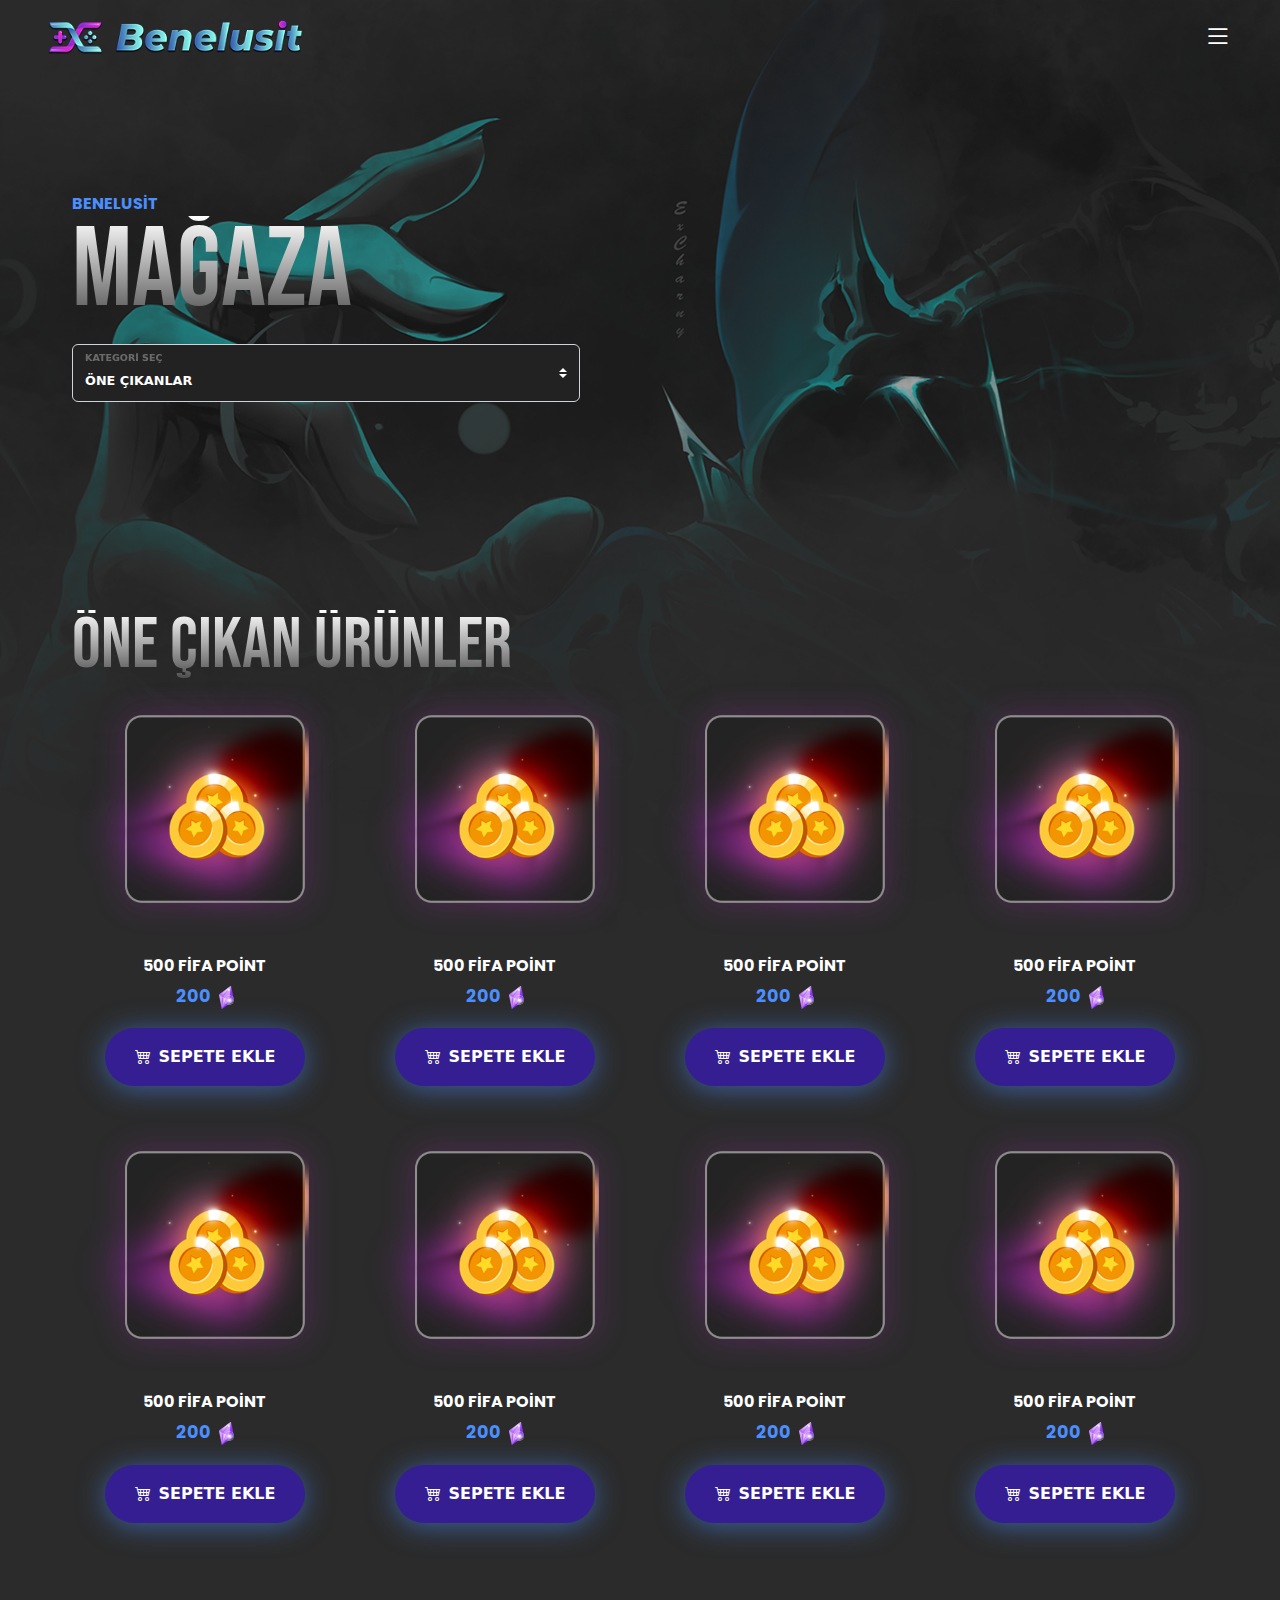
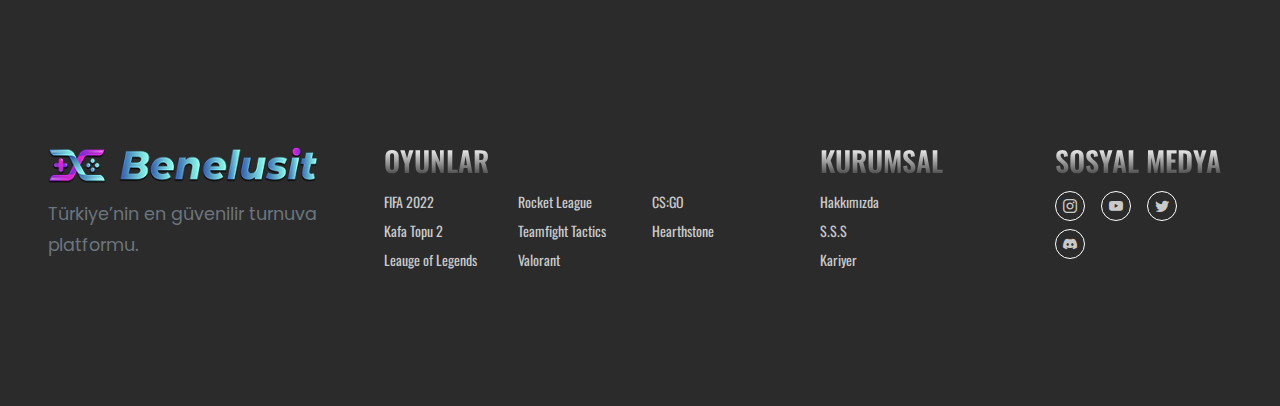
<file: shop.html>
<!DOCTYPE html>
<html lang="tr">
<head>
    <meta charset="UTF-8">
    <meta http-equiv="X-UA-Compatible" content="IE=edge">
    <meta name="viewport" content="width=device-width, initial-scale=1.0">
    <title>Document</title>
    <!-- Google Fonts -->
    <link rel="preconnect" href="https://fonts.googleapis.com">
    <link rel="preconnect" href="https://fonts.gstatic.com" crossorigin>
    <link href="https://fonts.googleapis.com/css2?family=Bebas+Neue&family=Oswald:wght@300;400;500;600;700&family=Poppins:wght@300;400;500;600;700;800&display=swap" rel="stylesheet">
    <!-- Bootstrap -->
    <link rel="stylesheet" href="assets/css/bootstrap.min.css">
    <!-- Bootstrap ICON -->
    <link rel="stylesheet" href="https://cdn.jsdelivr.net/npm/bootstrap-icons@1.9.1/font/bootstrap-icons.css">
    <!-- Swiper Slide -->
    <link rel="stylesheet" href="https://cdn.jsdelivr.net/npm/swiper@8/swiper-bundle.min.css"/>
    <!-- CSS -->
    <link rel="stylesheet" href="assets/css/style.css">
</head>
<body class="position-relative" 
    style="background-image: url(assets/images/subpage/shop-bg.png); 
    background-color: rgb(43, 43, 43);
    background-repeat: no-repeat;
    background-position: top center;"
    >

    <header class="position-absolute w-100 top-0" style="z-index: 33;">
      <div class="container-fluid px-xl-5">
          <div class="header-wrapper d-flex flex-wrap justify-content-between justify-content-xxl-center py-3 mb-4 align-items-center">
                <a href="/" class="d-flex align-items-center me-md-auto">
                  <img src="assets/images/home/logo.png" alt="" style="width: 255px;" class="d-none d-md-block">
                  <img src="assets/images/home/logo.png" alt="" style="width: 200px;" class=" d-md-none">
                </a>
                <ul class="nav nav-pills align-items-center d-none d-xxl-flex">
                  <li class="nav-item"><a href="#" class="nav-link active" aria-current="page">anasayfa</a></li>
                  <li class="nav-item"><a href="game.html" class="nav-link">oyunlar</a></li>
                  <li class="nav-item"><a href="tournament.html" class="nav-link">turnuvalar</a></li>
                  <li class="nav-item"><a href="alignment.html" class="nav-link">sıralama</a></li>
                  <li class="nav-item"><a href="blog.html" class="nav-link">blog</a></li>
                  <li class="nav-item"><a href="javascript:void(0)" class="nav-link">
                    <!-- <input type="search" class="form-control m-0 border-0 search-input" placeholder="ARAMA YAP"> -->
                    <div class="input-group">
                      <input type="text" class="form-control search-input shadow-none rounded-0 border-dark text-white" placeholder="ARAMA YAP" aria-label="Recipient's username" aria-describedby="basic-addon2">
                      <span class="input-group-text bg-transparent shadow-none text-white border-dark" id="basic-addon2"><i class="bi bi-search"></i></span>
                    </div>
                  </a>
                </li>
                  <li class="nav-item">
                    <a href="profile.html" class="nav-link d-flex align-items-center"><i class="bi bi-people-fill me-2 fs-4"></i>üyelik</a>
                  </li>
                  <li class="nav-item">
                    <a href="shop.html" class="nav-link d-flex align-items-center"><i class="bi bi-cart4 me-2 fs-4"></i>sepet</a>
                  </li>
                </ul>
                <div class="d-flex d-xxl-none">
                  <a class="bi bi-list text-white fs-3 ms-3" data-bs-toggle="offcanvas" href="#canvasMobile" role="button">
                  </a>
                </div>

          </div>
      </div>

      <div class="offcanvas offcanvas-end d-block d-xxl-none" 
      tabindex="-1" id="canvasMobile">
        <div class="offcanvas-header">
          <button type="button" class="bi bi-x-circle fs-3 text-white bg-transparent border-0" data-bs-dismiss="offcanvas" aria-label="Close"></button>
        </div>
        <div class="offcanvas-body">

          <ul class="nav nav-pills align-items-center text-uppercase fs-09 text-white d-flex flex-column">
            <li class="nav-item"><a href="#" class="nav-link active" aria-current="page">anasayfa</a></li>
            <li class="nav-item"><a href="game.html" class="nav-link">oyunlar</a></li>
            <li class="nav-item"><a href="tournament.html" class="nav-link">turnuvalar</a></li>
            <li class="nav-item"><a href="alignment.html" class="nav-link">sıralama</a></li>
            <li class="nav-item"><a href="blog.html" class="nav-link">blog</a></li>
            <li class="nav-item"><a href="javascript:void(0)" class="nav-link">

              <div class="input-group">
                <input type="text" class="form-control search-input shadow-none rounded-0 border-dark text-white" placeholder="ARAMA YAP" aria-label="Recipient's username" aria-describedby="basic-addon2">
                <span class="input-group-text bg-transparent shadow-none text-white border-dark" id="basic-addon2"><i class="bi bi-search"></i></span>
              </div>
            </a>
          </li>
            <li class="nav-item">
              <a href="profile.html" class="nav-link d-flex align-items-center"><i class="bi bi-people-fill me-2 fs-4"></i>üyelik</a>
            </li>
            <li class="nav-item">
              <a href="shop.html" class="nav-link d-flex align-items-center"><i class="bi bi-cart4 me-2 fs-4"></i>sepet</a>
            </li>
          </ul>

        </div>
      </div>

    </header>


      <main class="pt-md-5">
        <section class="blog-hero py-5 mt-md-5">
          <div class="container-fluid h-100 px-4 py-md-5">
            <div class="row justify-content-between h-100 align-items-center px-md-5">
              <div class="col-lg-7 col-xl-6 col-xxl-4 pt-5 pt-lg-0">
                <div class="section-title">
                  <span class="text-uppercase text-blue fw-bold ">benelusit</span>
                  <h1 class="text-uppercase display-1 lh-1 custom-gradient">mağaza</h1>
                </div>
                <div class="form-floating pe-md-5 my-3">
                    <select class="form-select bg-dark text-white text-uppercase fs-08 fw-bold" id="floatingSelect" aria-label="Floating label select example">
                      <option selected class="text-white">öne çıkanlar</option>
                      <option value="1">One</option>
                      <option value="2">Two</option>
                      <option value="3">Three</option>
                    </select>
                    <label for="floatingSelect" class="text-white-50 fs-07 text-uppercase fw-bold">kategori seç</label>
                  </div>
              </div>

            </div>
          </div>
        </section>


        <section class="featured-game py-md-5 px-xl-4 position-relative">
            <div class="container-fluid py-5 px-3 px-sm-5">
                <h1 class="display-2 text-uppercase lh-1 custom-gradient">öne çıkan ürünler</h1>
              <div class="row justify-content-between">
    
                  <div class="col-6 col-lg-4 col-xl-3">
                    <figure class="diamond-item text-center">
                        <img src="assets/images/home/diamond-item1.png" alt="" style="width: 350px; max-width: 100%;">
                        <figcaption class="py-3 px-sm-2">
                          <p class="text-uppercase text-white fs-6 fw-bold">500 fifa point</p>
                          <p class="text-blue fw-bold d-flex justify-content-center align-items-center"><span class="me-2">200</span> <img src="assets/images/diamond-color-icon.png" alt="" style="width: 15px;"></p>
                          <a href="" class="btn btn-primary-custom mt-3 bg-primary-custom text-white px-4 py-3 fs-6 rounded-pill text-uppercase fw-bold" style="width: 200px; max-width: 100%;"><i class="bi bi-cart4 me-2"></i>Sepete Ekle</a>
                        </figcaption>
                      </figure>
                  </div>
                  
    
                  <div class="col-6 col-lg-4 col-xl-3">
                    <figure class="diamond-item text-center">
                        <img src="assets/images/home/diamond-item1.png" alt="" style="width: 350px; max-width: 100%;">
                        <figcaption class="py-3 px-sm-2">
                          <p class="text-uppercase text-white fs-6 fw-bold">500 fifa point</p>
                          <p class="text-blue fw-bold d-flex justify-content-center align-items-center"><span class="me-2">200</span> <img src="assets/images/diamond-color-icon.png" alt="" style="width: 15px;"></p>
                          <a href="" class="btn btn-primary-custom mt-3 bg-primary-custom text-white px-4 py-3 fs-6 rounded-pill text-uppercase fw-bold" style="width: 200px; max-width: 100%;"><i class="bi bi-cart4 me-2"></i>Sepete Ekle</a>
                        </figcaption>
                      </figure>
                  </div>
                  
    
                  <div class="col-6 col-lg-4 col-xl-3">
                    <figure class="diamond-item text-center">
                        <img src="assets/images/home/diamond-item1.png" alt="" style="width: 350px; max-width: 100%;">
                        <figcaption class="py-3 px-sm-2">
                          <p class="text-uppercase text-white fs-6 fw-bold">500 fifa point</p>
                          <p class="text-blue fw-bold d-flex justify-content-center align-items-center"><span class="me-2">200</span> <img src="assets/images/diamond-color-icon.png" alt="" style="width: 15px;"></p>
                          <a href="" class="btn btn-primary-custom mt-3 bg-primary-custom text-white px-4 py-3 fs-6 rounded-pill text-uppercase fw-bold" style="width: 200px; max-width: 100%;"><i class="bi bi-cart4 me-2"></i>Sepete Ekle</a>
                        </figcaption>
                      </figure>
                  </div>
                  
    
                  <div class="col-6 col-lg-4 col-xl-3">
                    <figure class="diamond-item text-center">
                        <img src="assets/images/home/diamond-item1.png" alt="" style="width: 350px; max-width: 100%;">
                        <figcaption class="py-3 px-sm-2">
                          <p class="text-uppercase text-white fs-6 fw-bold">500 fifa point</p>
                          <p class="text-blue fw-bold d-flex justify-content-center align-items-center"><span class="me-2">200</span> <img src="assets/images/diamond-color-icon.png" alt="" style="width: 15px;"></p>
                          <a href="" class="btn btn-primary-custom mt-3 bg-primary-custom text-white px-4 py-3 fs-6 rounded-pill text-uppercase fw-bold" style="width: 200px; max-width: 100%;"><i class="bi bi-cart4 me-2"></i>Sepete Ekle</a>
                        </figcaption>
                      </figure>
                  </div>
                  
    
                  <div class="col-6 col-lg-4 col-xl-3">
                    <figure class="diamond-item text-center">
                        <img src="assets/images/home/diamond-item1.png" alt="" style="width: 350px; max-width: 100%;">
                        <figcaption class="py-3 px-sm-2">
                          <p class="text-uppercase text-white fs-6 fw-bold">500 fifa point</p>
                          <p class="text-blue fw-bold d-flex justify-content-center align-items-center"><span class="me-2">200</span> <img src="assets/images/diamond-color-icon.png" alt="" style="width: 15px;"></p>
                          <a href="" class="btn btn-primary-custom mt-3 bg-primary-custom text-white px-4 py-3 fs-6 rounded-pill text-uppercase fw-bold" style="width: 200px; max-width: 100%;"><i class="bi bi-cart4 me-2"></i>Sepete Ekle</a>
                        </figcaption>
                      </figure>
                  </div>
                  
    
                  <div class="col-6 col-lg-4 col-xl-3">
                    <figure class="diamond-item text-center">
                        <img src="assets/images/home/diamond-item1.png" alt="" style="width: 350px; max-width: 100%;">
                        <figcaption class="py-3 px-sm-2">
                          <p class="text-uppercase text-white fs-6 fw-bold">500 fifa point</p>
                          <p class="text-blue fw-bold d-flex justify-content-center align-items-center"><span class="me-2">200</span> <img src="assets/images/diamond-color-icon.png" alt="" style="width: 15px;"></p>
                          <a href="" class="btn btn-primary-custom mt-3 bg-primary-custom text-white px-4 py-3 fs-6 rounded-pill text-uppercase fw-bold" style="width: 200px; max-width: 100%;"><i class="bi bi-cart4 me-2"></i>Sepete Ekle</a>
                        </figcaption>
                      </figure>
                  </div>
                  
    
                  <div class="col-6 col-lg-4 col-xl-3">
                    <figure class="diamond-item text-center">
                        <img src="assets/images/home/diamond-item1.png" alt="" style="width: 350px; max-width: 100%;">
                        <figcaption class="py-3 px-sm-2">
                          <p class="text-uppercase text-white fs-6 fw-bold">500 fifa point</p>
                          <p class="text-blue fw-bold d-flex justify-content-center align-items-center"><span class="me-2">200</span> <img src="assets/images/diamond-color-icon.png" alt="" style="width: 15px;"></p>
                          <a href="" class="btn btn-primary-custom mt-3 bg-primary-custom text-white px-4 py-3 fs-6 rounded-pill text-uppercase fw-bold" style="width: 200px; max-width: 100%;"><i class="bi bi-cart4 me-2"></i>Sepete Ekle</a>
                        </figcaption>
                      </figure>
                  </div>
                  
    
                  <div class="col-6 col-lg-4 col-xl-3">
                    <figure class="diamond-item text-center">
                        <img src="assets/images/home/diamond-item1.png" alt="" style="width: 350px; max-width: 100%;">
                        <figcaption class="py-3 px-sm-2">
                          <p class="text-uppercase text-white fs-6 fw-bold">500 fifa point</p>
                          <p class="text-blue fw-bold d-flex justify-content-center align-items-center"><span class="me-2">200</span> <img src="assets/images/diamond-color-icon.png" alt="" style="width: 15px;"></p>
                          <a href="" class="btn btn-primary-custom mt-3 bg-primary-custom text-white px-4 py-3 fs-6 rounded-pill text-uppercase fw-bold" style="width: 200px; max-width: 100%;"><i class="bi bi-cart4 me-2"></i>Sepete Ekle</a>
                        </figcaption>
                      </figure> 
                  </div>
                  
              </div>
            </div>
    
        </section>
  
      </main>






      <footer class="py-5  bg-custom-dark">
        <div class="container-fluid px-3 px-sm-5 py-md-5">
          <div class="row justify-content-between">
            <div class="col-md-3 mb-3">
              <a href="/" class="d-flex align-items-center mb-3 link-dark text-decoration-none">
                <img src="assets/images/home/logo.png" alt="" style="width: 270px;">
              </a>
              <p class="text-muted">Türkiye’nin en güvenilir turnuva platformu.</p>
            </div>
        
            <div class="col-md-4 mb-3">
              <h4 class="text-uppercase fs-3 lh-1 custom-gradient mb-3">oyunlar</h4>
              <ul class="list-unstyled row">
                <div class="col-4">
                  <li class="nav-item mb-2"><a href="#" class="nav-link p-0 text-muted">FIFA 2022</a></li>
                  <li class="nav-item mb-2"><a href="#" class="nav-link p-0 text-muted">Kafa Topu 2</a></li>
                  <li class="nav-item mb-2"><a href="#" class="nav-link p-0 text-muted">Leauge of Legends</a></li>
                </div>
                <div class="col-4">
                  <li class="nav-item mb-2"><a href="#" class="nav-link p-0 text-muted">Rocket League</a></li>
                  <li class="nav-item mb-2"><a href="#" class="nav-link p-0 text-muted">Teamfight Tactics</a></li>
                  <li class="nav-item mb-2"><a href="#" class="nav-link p-0 text-muted">Valorant</a></li>
                </div>
                <div class="col-4">
                  <li class="nav-item mb-2"><a href="#" class="nav-link p-0 text-muted">CS:GO</a></li>
                  <li class="nav-item mb-2"><a href="#" class="nav-link p-0 text-muted">Hearthstone</a></li>
                </div>

              </ul>
            </div>
        

        
            <div class="col-md-2 mb-3">
              <h4 class="text-uppercase fs-3 lh-1 custom-gradient mb-3">kurumsal</h4>
              <ul class="nav flex-column">
                <li class="nav-item mb-2"><a href="#" class="nav-link p-0 text-muted">Hakkımızda</a></li>
                <li class="nav-item mb-2"><a href="#" class="nav-link p-0 text-muted">S.S.S</a></li>
                <li class="nav-item mb-2"><a href="#" class="nav-link p-0 text-muted">Kariyer</a></li>
              </ul>
            </div>
            <div class="col-md-2 mb-3">
              <h4 class="text-uppercase fs-3 lh-1 custom-gradient mb-3">sosyal medya</h4>
              <ul class="nav d-flex">
                <li class="nav-item mb-2 me-3"><a href="#" class="nav-link p-0 text-white text-center rounded-circle" style="line-height: 1.8; border: 1px solid white; width: 30px; height: 30px; "><i class="bi bi-instagram"></i></a></li>
                <li class="nav-item mb-2 me-3"><a href="#" class="nav-link p-0 text-white text-center rounded-circle" style="line-height: 1.8; border: 1px solid white; width: 30px; height: 30px; "><i class="bi bi-youtube"></i></a></li>
                <li class="nav-item mb-2 me-3"><a href="#" class="nav-link p-0 text-white text-center rounded-circle" style="line-height: 1.8; border: 1px solid white; width: 30px; height: 30px; "><i class="bi bi-twitter"></i></a></li>
                <li class="nav-item mb-2 me-3"><a href="#" class="nav-link p-0 text-white text-center rounded-circle" style="line-height: 1.8; border: 1px solid white; width: 30px; height: 30px; "><i class="bi bi-discord"></i></a></li>

              </ul>
            </div>
          </div>
        </div>
      </footer>


    <!-- JavaScript Bundle with Popper -->
    <script src="assets/js/bootstrap.bundle.min.js"></script>
    <!-- Swiper JS -->
    <script src="https://cdn.jsdelivr.net/npm/swiper@8/swiper-bundle.min.js"></script>
    <!-- Main JS -->
    <script src="assets/js/main.js"></script>
</body>
</html>
</file>
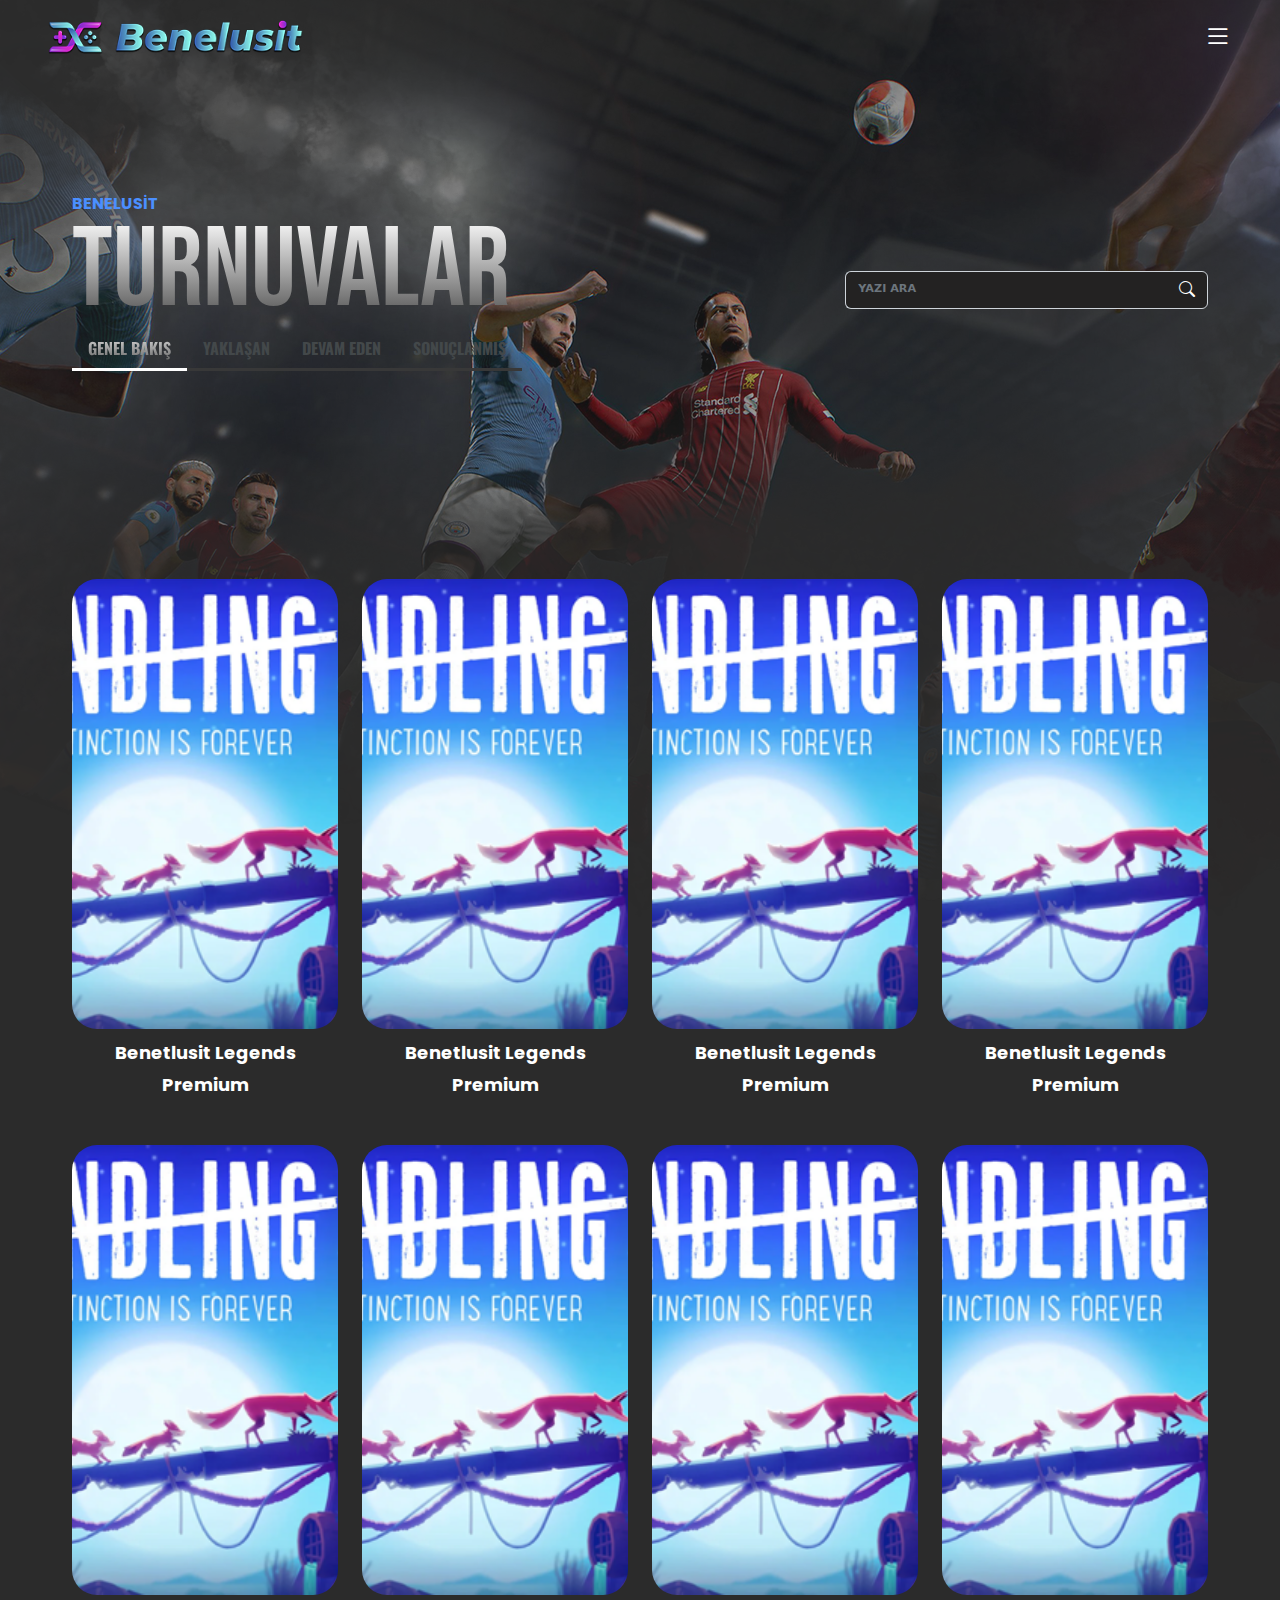
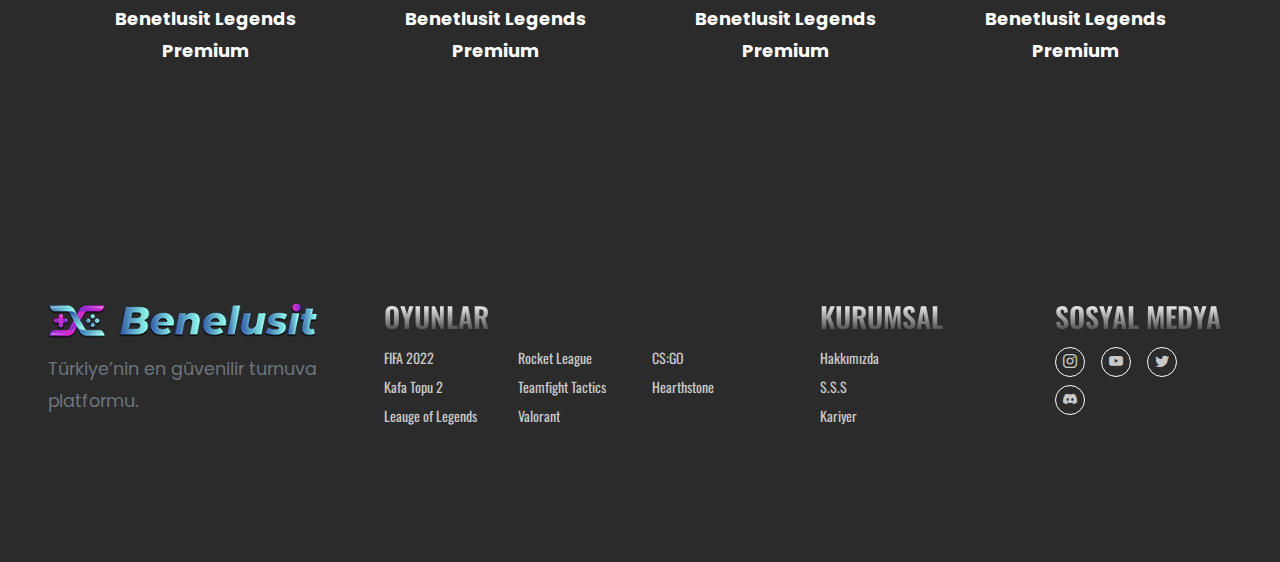
<file: tournament.html>
<!DOCTYPE html>
<html lang="tr">
<head>
    <meta charset="UTF-8">
    <meta http-equiv="X-UA-Compatible" content="IE=edge">
    <meta name="viewport" content="width=device-width, initial-scale=1.0">
    <title>Document</title>
    <!-- Google Fonts -->
    <link rel="preconnect" href="https://fonts.googleapis.com">
    <link rel="preconnect" href="https://fonts.gstatic.com" crossorigin>
    <link href="https://fonts.googleapis.com/css2?family=Bebas+Neue&family=Oswald:wght@300;400;500;600;700&family=Poppins:wght@300;400;500;600;700;800&display=swap" rel="stylesheet">
    <!-- Bootstrap -->
    <link rel="stylesheet" href="assets/css/bootstrap.min.css">
    <!-- Bootstrap ICON -->
    <link rel="stylesheet" href="https://cdn.jsdelivr.net/npm/bootstrap-icons@1.9.1/font/bootstrap-icons.css">
    <!-- Swiper Slide -->
    <link rel="stylesheet" href="https://cdn.jsdelivr.net/npm/swiper@8/swiper-bundle.min.css"/>
    <!-- CSS -->
    <link rel="stylesheet" href="assets/css/style.css">
</head>
<body class="position-relative" 
    style="background-image: url(assets/images/subpage/blog-bg.png); 
    background-color: rgb(43, 43, 43);
    background-position: top center;
    background-repeat: no-repeat;"
    >

    <header class="position-absolute w-100 top-0" style="z-index: 33;">
      <div class="container-fluid px-xl-5">
          <div class="header-wrapper d-flex flex-wrap justify-content-between justify-content-xxl-center py-3 mb-4 align-items-center">
                <a href="/" class="d-flex align-items-center me-md-auto">
                  <img src="assets/images/home/logo.png" alt="" style="width: 255px;" class="d-none d-md-block">
                  <img src="assets/images/home/logo.png" alt="" style="width: 200px;" class=" d-md-none">
                </a>
                <ul class="nav nav-pills align-items-center d-none d-xxl-flex">
                  <li class="nav-item"><a href="#" class="nav-link active" aria-current="page">anasayfa</a></li>
                  <li class="nav-item"><a href="game.html" class="nav-link">oyunlar</a></li>
                  <li class="nav-item"><a href="tournament.html" class="nav-link">turnuvalar</a></li>
                  <li class="nav-item"><a href="alignment.html" class="nav-link">sıralama</a></li>
                  <li class="nav-item"><a href="blog.html" class="nav-link">blog</a></li>
                  <li class="nav-item"><a href="javascript:void(0)" class="nav-link">
                    <!-- <input type="search" class="form-control m-0 border-0 search-input" placeholder="ARAMA YAP"> -->
                    <div class="input-group">
                      <input type="text" class="form-control search-input shadow-none rounded-0 border-dark text-white" placeholder="ARAMA YAP" aria-label="Recipient's username" aria-describedby="basic-addon2">
                      <span class="input-group-text bg-transparent shadow-none text-white border-dark" id="basic-addon2"><i class="bi bi-search"></i></span>
                    </div>
                  </a>
                </li>
                  <li class="nav-item">
                    <a href="profile.html" class="nav-link d-flex align-items-center"><i class="bi bi-people-fill me-2 fs-4"></i>üyelik</a>
                  </li>
                  <li class="nav-item">
                    <a href="shop.html" class="nav-link d-flex align-items-center"><i class="bi bi-cart4 me-2 fs-4"></i>sepet</a>
                  </li>
                </ul>
                <div class="d-flex d-xxl-none">
                  <a class="bi bi-list text-white fs-3 ms-3" data-bs-toggle="offcanvas" href="#canvasMobile" role="button">
                  </a>
                </div>

          </div>
      </div>

      <div class="offcanvas offcanvas-end d-block d-xxl-none" 
      tabindex="-1" id="canvasMobile">
        <div class="offcanvas-header">
          <button type="button" class="bi bi-x-circle fs-3 text-white bg-transparent border-0" data-bs-dismiss="offcanvas" aria-label="Close"></button>
        </div>
        <div class="offcanvas-body">

          <ul class="nav nav-pills align-items-center text-uppercase fs-09 text-white d-flex flex-column">
            <li class="nav-item"><a href="#" class="nav-link active" aria-current="page">anasayfa</a></li>
            <li class="nav-item"><a href="game.html" class="nav-link">oyunlar</a></li>
            <li class="nav-item"><a href="tournament.html" class="nav-link">turnuvalar</a></li>
            <li class="nav-item"><a href="alignment.html" class="nav-link">sıralama</a></li>
            <li class="nav-item"><a href="blog.html" class="nav-link">blog</a></li>
            <li class="nav-item"><a href="javascript:void(0)" class="nav-link">

              <div class="input-group">
                <input type="text" class="form-control search-input shadow-none rounded-0 border-dark text-white" placeholder="ARAMA YAP" aria-label="Recipient's username" aria-describedby="basic-addon2">
                <span class="input-group-text bg-transparent shadow-none text-white border-dark" id="basic-addon2"><i class="bi bi-search"></i></span>
              </div>
            </a>
          </li>
            <li class="nav-item">
              <a href="profile.html" class="nav-link d-flex align-items-center"><i class="bi bi-people-fill me-2 fs-4"></i>üyelik</a>
            </li>
            <li class="nav-item">
              <a href="shop.html" class="nav-link d-flex align-items-center"><i class="bi bi-cart4 me-2 fs-4"></i>sepet</a>
            </li>
          </ul>

        </div>
      </div>

    </header>


      <main class="pt-md-5">
        <section class="blog-hero py-5 mt-md-5">
          <div class="container-fluid h-100 px-4 py-md-5">
            <div class="row justify-content-between h-100 align-items-center px-md-5">
              <div class="col-lg-7 col-xl-8 pt-5 pt-lg-0">
                <div class="section-title">
                  <span class="text-uppercase text-blue fw-bold ">benelusit</span>
                  <h1 class="text-uppercase display-1 lh-1 custom-gradient">turnuvalar</h1>
                </div>
                <ul class="nav nav-pills mb-3 multi-content-nav" id="pills-tab" role="tablist">
                  <li class="nav-item" role="presentation">
                    <a class="nav-link active" id="pills-genel-tab" data-bs-toggle="pill" data-bs-target="#pills-genel"  role="tab" >genel bakış</a>
                  </li>
                  <li class="nav-item" role="presentation">
                    <a class="nav-link" id="pills-yaklasan-tab" data-bs-toggle="pill" data-bs-target="#pills-yaklasan"  role="tab" >yaklaşan</a>
                  </li>
                  <li class="nav-item" role="presentation">
                    <a class="nav-link" id="pills-devameden-tab" data-bs-toggle="pill" data-bs-target="#pills-devameden" role="tab" >devam eden</a>
                  </li>
                  <li class="nav-item" role="presentation">
                    <a class="nav-link" id="pills-sonuc-tab" data-bs-toggle="pill" data-bs-target="#pills-sonuc" role="tab" >sonuçlanmış</a>
                  </li>
                </ul>
              </div>
              <div class="col-xl-4 pt-3 pt-md-0">
                <div class="input-group flex-nowrap">

                    <input type="text" class=" fs-07 form-control bg-dark fw-bold text-white shadow-none border-end-0" placeholder="YAZI ARA" aria-label="Username" aria-describedby="addon-wrapping">
                    <span class="input-group-text bg-dark text-white" id="addon-wrapping"><i class="bi bi-search"></i></span>
                  </div>
              </div>
            </div>
          </div>
        </section>


        <section class="featured-game py-md-5 px-xl-4 position-relative">

            <div class="container-fluid py-5 px-3 px-sm-5">

              <div class="tab-content" id="pills-tabContent">

                <div class="tab-pane fade show active" id="pills-genel" role="tabpanel" tabindex="0">
                  <div class="row justify-content-between">
    
                    <div class="col-6 col-lg-4 col-xl-3">
                      <figure class="gaming-item text-center">
                        <img src="assets/images/subpage/blog-item-img.png" alt="Gaming Item">
                        <figcaption class="px-sm-3 py-2">
                            <p class="text-white text-center">Benetlusit Legends Premium</p>
                        </figcaption>
                      </figure>
                    </div>
                    
      
                    <div class="col-6 col-lg-4 col-xl-3">
                      <figure class="gaming-item text-center">
                          <img src="assets/images/subpage/blog-item-img.png" alt="Gaming Item">
                        <figcaption class="px-sm-3 py-2">
                            <p class="text-white text-center">Benetlusit Legends Premium</p>
                        </figcaption>
                      </figure>
                    </div>
                    
      
                    <div class="col-6 col-lg-4 col-xl-3">
                      <figure class="gaming-item text-center">
                          <img src="assets/images/subpage/blog-item-img.png" alt="Gaming Item">
                        <figcaption class="px-sm-3 py-2">
                            <p class="text-white text-center">Benetlusit Legends Premium</p>
                        </figcaption>
                      </figure>
                    </div>
                    
      
                    <div class="col-6 col-lg-4 col-xl-3">
                      <figure class="gaming-item text-center">
                          <img src="assets/images/subpage/blog-item-img.png" alt="Gaming Item">
                        <figcaption class="px-sm-3 py-2">
                            <p class="text-white text-center">Benetlusit Legends Premium</p>
                        </figcaption>
                      </figure>
                    </div>
                    
      
                    <div class="col-6 col-lg-4 col-xl-3">
                      <figure class="gaming-item text-center">
                          <img src="assets/images/subpage/blog-item-img.png" alt="Gaming Item">
                        <figcaption class="px-sm-3 py-2">
                            <p class="text-white text-center">Benetlusit Legends Premium</p>
                        </figcaption>
                      </figure>
                    </div>
                    
      
                    <div class="col-6 col-lg-4 col-xl-3">
                      <figure class="gaming-item text-center">
                          <img src="assets/images/subpage/blog-item-img.png" alt="Gaming Item">
                        <figcaption class="px-sm-3 py-2">
                            <p class="text-white text-center">Benetlusit Legends Premium</p>
                        </figcaption>
                      </figure>
                    </div>
                    
      
                    <div class="col-6 col-lg-4 col-xl-3">
                      <figure class="gaming-item text-center">
                          <img src="assets/images/subpage/blog-item-img.png" alt="Gaming Item">
                        <figcaption class="px-sm-3 py-2">
                            <p class="text-white text-center">Benetlusit Legends Premium</p>
                        </figcaption>
                      </figure>
                    </div>
                    
      
                    <div class="col-6 col-lg-4 col-xl-3">
                      <figure class="gaming-item text-center">
                          <img src="assets/images/subpage/blog-item-img.png" alt="Gaming Item">
                        <figcaption class="px-sm-3 py-2">
                            <p class="text-white text-center">Benetlusit Legends Premium</p>
                        </figcaption>
                      </figure>
                    </div>
                    
                </div>
                </div>

                <div class="tab-pane fade " id="pills-yaklasan" role="tabpanel" tabindex="0">
                  <div class="row justify-content-between">
    
                    <div class="col-6 col-lg-4 col-xl-3">
                      <figure class="gaming-item text-center">
                        <img src="assets/images/subpage/blog-item-img.png" alt="Gaming Item">
                        <figcaption class="px-sm-3 py-2">
                            <p class="text-white text-center">Benetlusit Legends Premium</p>
                        </figcaption>
                      </figure>
                    </div>
                    
      
                    <div class="col-6 col-lg-4 col-xl-3">
                      <figure class="gaming-item text-center">
                          <img src="assets/images/subpage/blog-item-img.png" alt="Gaming Item">
                        <figcaption class="px-sm-3 py-2">
                            <p class="text-white text-center">Benetlusit Legends Premium</p>
                        </figcaption>
                      </figure>
                    </div>
                    
      
                    <div class="col-6 col-lg-4 col-xl-3">
                      <figure class="gaming-item text-center">
                          <img src="assets/images/subpage/blog-item-img.png" alt="Gaming Item">
                        <figcaption class="px-sm-3 py-2">
                            <p class="text-white text-center">Benetlusit Legends Premium</p>
                        </figcaption>
                      </figure>
                    </div>
                    
      
                    <div class="col-6 col-lg-4 col-xl-3">
                      <figure class="gaming-item text-center">
                          <img src="assets/images/subpage/blog-item-img.png" alt="Gaming Item">
                        <figcaption class="px-sm-3 py-2">
                            <p class="text-white text-center">Benetlusit Legends Premium</p>
                        </figcaption>
                      </figure>
                    </div>
                    
      

                    
                </div>
                </div>
                <div class="tab-pane fade " id="pills-devameden" role="tabpanel" tabindex="0">
                  <div class="row justify-content-between">
    
                    <div class="col-6 col-lg-4 col-xl-3">
                      <figure class="gaming-item text-center">
                        <img src="assets/images/subpage/blog-item-img.png" alt="Gaming Item">
                        <figcaption class="px-sm-3 py-2">
                            <p class="text-white text-center">Benetlusit Legends Premium</p>
                        </figcaption>
                      </figure>
                    </div>
                    
      
                    <div class="col-6 col-lg-4 col-xl-3">
                      <figure class="gaming-item text-center">
                          <img src="assets/images/subpage/blog-item-img.png" alt="Gaming Item">
                        <figcaption class="px-sm-3 py-2">
                            <p class="text-white text-center">Benetlusit Legends Premium</p>
                        </figcaption>
                      </figure>
                    </div>
                    
      
      

                    
                </div>
                </div>
                <div class="tab-pane fade " id="pills-sonuc" role="tabpanel" tabindex="0">
                  <div class="row justify-content-between ">
    
                    <div class="col-6 col-lg-4 col-xl-3">
                      <figure class="gaming-item text-center">
                        <img src="assets/images/subpage/blog-item-img.png" alt="Gaming Item">
                        <figcaption class="px-sm-3 py-2">
                            <p class="text-white text-center">Benetlusit Legends Premium</p>
                        </figcaption>
                      </figure>
                    </div>
                    
      
                    <div class="col-6 col-lg-4 col-xl-3">
                      <figure class="gaming-item text-center">
                          <img src="assets/images/subpage/blog-item-img.png" alt="Gaming Item">
                        <figcaption class="px-sm-3 py-2">
                            <p class="text-white text-center">Benetlusit Legends Premium</p>
                        </figcaption>
                      </figure>
                    </div>
                    
      
      

                    
                </div>
                </div>
              </div>

            </div>
    
        </section>
  
      </main>






      <footer class="py-5  bg-custom-dark">
        <div class="container-fluid px-3 px-sm-5 py-md-5">
          <div class="row justify-content-between">
            <div class="col-md-3 mb-3">
              <a href="/" class="d-flex align-items-center mb-3 link-dark text-decoration-none">
                <img src="assets/images/home/logo.png" alt="" style="width: 270px;">
              </a>
              <p class="text-muted">Türkiye’nin en güvenilir turnuva platformu.</p>
            </div>
        
            <div class="col-md-4 mb-3">
              <h4 class="text-uppercase fs-3 lh-1 custom-gradient mb-3">oyunlar</h4>
              <ul class="list-unstyled row">
                <div class="col-4">
                  <li class="nav-item mb-2"><a href="#" class="nav-link p-0 text-muted">FIFA 2022</a></li>
                  <li class="nav-item mb-2"><a href="#" class="nav-link p-0 text-muted">Kafa Topu 2</a></li>
                  <li class="nav-item mb-2"><a href="#" class="nav-link p-0 text-muted">Leauge of Legends</a></li>
                </div>
                <div class="col-4">
                  <li class="nav-item mb-2"><a href="#" class="nav-link p-0 text-muted">Rocket League</a></li>
                  <li class="nav-item mb-2"><a href="#" class="nav-link p-0 text-muted">Teamfight Tactics</a></li>
                  <li class="nav-item mb-2"><a href="#" class="nav-link p-0 text-muted">Valorant</a></li>
                </div>
                <div class="col-4">
                  <li class="nav-item mb-2"><a href="#" class="nav-link p-0 text-muted">CS:GO</a></li>
                  <li class="nav-item mb-2"><a href="#" class="nav-link p-0 text-muted">Hearthstone</a></li>
                </div>

              </ul>
            </div>
        

        
            <div class="col-md-2 mb-3">
              <h4 class="text-uppercase fs-3 lh-1 custom-gradient mb-3">kurumsal</h4>
              <ul class="nav flex-column">
                <li class="nav-item mb-2"><a href="#" class="nav-link p-0 text-muted">Hakkımızda</a></li>
                <li class="nav-item mb-2"><a href="#" class="nav-link p-0 text-muted">S.S.S</a></li>
                <li class="nav-item mb-2"><a href="#" class="nav-link p-0 text-muted">Kariyer</a></li>
              </ul>
            </div>
            <div class="col-md-2 mb-3">
              <h4 class="text-uppercase fs-3 lh-1 custom-gradient mb-3">sosyal medya</h4>
              <ul class="nav d-flex">
                <li class="nav-item mb-2 me-3"><a href="#" class="nav-link p-0 text-white text-center rounded-circle" style="line-height: 1.8; border: 1px solid white; width: 30px; height: 30px; "><i class="bi bi-instagram"></i></a></li>
                <li class="nav-item mb-2 me-3"><a href="#" class="nav-link p-0 text-white text-center rounded-circle" style="line-height: 1.8; border: 1px solid white; width: 30px; height: 30px; "><i class="bi bi-youtube"></i></a></li>
                <li class="nav-item mb-2 me-3"><a href="#" class="nav-link p-0 text-white text-center rounded-circle" style="line-height: 1.8; border: 1px solid white; width: 30px; height: 30px; "><i class="bi bi-twitter"></i></a></li>
                <li class="nav-item mb-2 me-3"><a href="#" class="nav-link p-0 text-white text-center rounded-circle" style="line-height: 1.8; border: 1px solid white; width: 30px; height: 30px; "><i class="bi bi-discord"></i></a></li>

              </ul>
            </div>
          </div>
        </div>
      </footer>


    <!-- JavaScript Bundle with Popper -->
    <script src="assets/js/bootstrap.bundle.min.js"></script>
    <!-- Swiper JS -->
    <script src="https://cdn.jsdelivr.net/npm/swiper@8/swiper-bundle.min.js"></script>
    <!-- Main JS -->
    <script src="assets/js/main.js"></script>
</body>
</html>
</file>
<file: assets/css/style.css>
* {
  margin: 0;
  padding: 0;
  -webkit-box-sizing: border-box;
  box-sizing: border-box;
  outline: none;
  list-style: none;
  /* Track */
  /* Handle */
  /* Handle on hover */
}
* ::-webkit-scrollbar {
  width: 12px;
}
* ::-webkit-scrollbar-track {
  box-shadow: inset 0 0 5px grey;
  border-radius: 10px;
}
* ::-webkit-scrollbar-thumb {
  border-radius: 10px;
}
img {
  max-width: 100%;
  width: 100%;
  height: auto;
}

h1 {
  font-size: 3.2rem;
}

h2 {
  font-size: 3rem;
}

h3 {
  font-size: 2.8rem;
}

h4 {
  font-size: 2.6rem;
}

h5 {
  font-size: 2.4rem;
}

h1, h2, h3, h4, h5 {
  margin: 0;
  line-height: 1.4;
  font-weight: 600;
}

p, a, span {
  font-family: "Poppins", sans-serif;
}

h1, h2, h3, th {
  font-family: "Bebas Neue", cursive;
  font-weight: normal !important;
}

h4, h5, h5, a.nav-link {
  font-family: "Oswald", sans-serif;
}

p {
  font-size: 1.1rem;
  line-height: 1.8;
  margin: 0;
}

a {
  color: inherit;
  text-decoration: none;
}
a:hover {
  color: inherit;
}

.pointer {
  cursor: pointer;
}

.fs-07 {
  font-size: 0.7rem;
}

.fs-08 {
  font-size: 0.8rem;
}

.fs-09 {
  font-size: 0.9rem;
}

.title-wrap {
  margin: 20px 0;
}

.btn-main {
  border-radius: 0;
}

.text-green {
  color: #2fdf71;
}

.bg-green {
  background-color: #2fdf71;
}

.text-blue {
  color: #4b8fff;
}

.bg-custom-dark {
  background-color: rgb(43, 43, 43);
}

.bg-primary-custom {
  background-color: #341e92;
}

.text-soft-blue {
  color: #8c72fc;
}

.swiper {
  width: 100%;
  height: 100%;
}
.swiper .swiper-slide {
  display: -webkit-box;
  display: -ms-flexbox;
  display: -webkit-flex;
  display: flex;
  -webkit-box-pack: center;
  -ms-flex-pack: center;
  -webkit-justify-content: center;
  justify-content: center;
  -webkit-box-align: center;
  -ms-flex-align: center;
  -webkit-align-items: center;
  align-items: center;
}
.swiper .swiper-slide img {
  display: block;
  object-fit: cover;
}

@media (min-width: 768px) {
  .display-1 {
    font-size: 7rem;
  }
}
@media (max-width: 767.98px) {
  .display-1 {
    font-size: 4rem;
  }
}
.custom-gradient, #pills-tab .nav-item .nav-link:focus, #pills-tab .nav-item .nav-link.active, .custom-gradient2, .custom-footer-gradient {
  background-image: linear-gradient(180deg, #ffffff, #464646);
  background-size: 100%;
  background-repeat: repeat;
  -webkit-background-clip: text;
  -webkit-text-fill-color: transparent;
  -moz-background-clip: text;
  -moz-text-fill-color: transparent;
}

.custom-footer-gradient {
  background-image: linear-gradient(50deg, #ffffff, #464646);
}

.custom-gradient2 {
  background-image: linear-gradient(150deg, #ffffff, #9788d6);
}

.bg-primary-custom {
  box-shadow: rgba(75, 143, 255, 0.54) 0px 3px 28px;
}

table tr td {
  vertical-align: middle;
}

.table > :not(caption) > * > * {
  border: 0;
}

table td {
  border-bottom: 2px solid #929292 !important;
}

table tr {
  height: 70px;
}

.infos ul li {
  position: relative;
}
.infos ul li::before {
  content: "*";
  padding-right: 8px;
  color: #fff;
}

footer .nav-link {
  font-size: 14px;
  font-weight: normal;
  color: rgb(201, 201, 201) !important;
}

header .nav-link {
  text-transform: uppercase;
  color: #fff;
  font-family: "Oswald" sans-serif !important;
  font-size: 1rem;
  font-weight: bold;
  background: transparent;
  letter-spacing: 0.5px;
}
header .nav-link.active {
  background: transparent !important;
}

.search-input {
  background-color: #383838;
  font-family: "Oswald" sans-serif;
}
.search-input::placeholder {
  font-size: 12px;
  color: #898888;
  font-weight: bold;
  line-height: 2 !important;
}
.search-input:hover, .search-input:focus {
  background-color: #383838;
}

#canvasMobile {
  background-color: rgba(56, 56, 56, 0.8);
  backdrop-filter: blur(2px);
}
#canvasMobile .nav-link {
  text-transform: uppercase;
  color: #fff;
  font-family: "Oswald" sans-serif;
  font-size: 0.9rem;
  font-weight: bold;
  background: transparent;
  margin-bottom: 10px;
}
#canvasMobile .nav-link.active {
  background: transparent !important;
}
#canvasMobile .offcanvas-body {
  padding-top: 75px;
}
#canvasMobile .offcanvas-end {
  width: 80%;
}

section.home-hero {
  background-image: url(../images/home/hero.png);
  background-size: cover;
  position: relative;
  height: 100vh;
  background-color: rgb(43, 43, 43);
}

@media (min-width: 768px) {
  .featured-game figure.gaming-item {
    margin-bottom: 35px;
  }
  .featured-game figure.gaming-item img {
    border-radius: 25px;
    width: 350px;
    height: 450px;
    object-fit: cover;
    max-width: 100%;
    margin: auto;
  }
  .featured-game figure.gaming-item p {
    font-size: 18px !important;
    font-weight: bold;
  }
}
figure.gaming-item img {
  width: 400px;
  max-width: 100%;
  margin: auto;
}

.swiper-pagination-progressbar-fill {
  background-color: aliceblue !important;
}

body {
  background-color: rgb(43, 43, 43);
}

@media (max-width: 576px) {
  .featured-game p {
    font-size: 0.8rem;
  }
  .featured-game .btn-primary-custom {
    font-size: 0.7rem !important;
  }
}
@media (max-width: 1199px) {
  .mindmap {
    width: 1400px;
    overflow-x: scroll !important;
  }
}
section.sub-hero {
  background-image: url(../images/subpage-heros.png);
  background-size: cover;
  position: relative;
  background-color: rgb(43, 43, 43);
}
@media (min-width: 640px) {
  section.sub-hero {
    height: 100vh;
  }
}
@media (max-width: 639.98px) {
  section.sub-hero {
    padding: 130px 0;
  }
}

.multi-content {
  background-image: url("../images/info-bg.png");
  background-size: cover;
  position: relative;
  background-color: rgb(43, 43, 43);
}
.multi-content .multi-content-nav {
  position: relative;
}

.contents-bg {
  background-image: url(../images/layer-tester.png);
  background-size: cover;
  position: relative;
  background-color: rgb(43, 43, 43);
}
@media (min-width: 576px) {
  .contents-bg {
    min-height: 100vh;
  }
}

select {
  background: #272a3d url("data:image/svg+xml,%3csvg xmlns='http://www.w3.org/2000/svg' viewBox='0 0 4 5'%3e%3cpath fill='white' d='M2 0L0 2h4zm0 5L0 3h4z'/%3e%3c/svg%3e") no-repeat right 0.75rem center/8px 10px !important;
}

#pills-tab .nav-item {
  position: relative;
  border-radius: 0 !important;
}
#pills-tab .nav-item .nav-link {
  position: relative;
  background: transparent;
  color: #43484a;
  text-transform: uppercase;
  font-size: 1rem;
  font-weight: bold;
  transition: all 0.3s ease;
  cursor: pointer;
  border-radius: 0 !important;
  border-bottom: 3px solid #383838;
}
#pills-tab .nav-item .nav-link.active {
  background-color: transparent !important;
  border-bottom: 3px solid #fff;
  border-radius: 0;
  z-index: 3;
}
#pills-tab .nav-item .nav-link:focus {
  background-color: transparent !important;
}

.statistic-box {
  width: 210px;
  max-width: 100%;
  border: 1px solid #fff;
  padding: 10px 15px;
  border-radius: 10px;
  margin-bottom: 15px;
  cursor: pointer;
  box-shadow: #2e2b4f 0px 0px 30px, #2e2b4f 0px 3px 12px;
  background-color: #232222;
}

.custom-input {
  border: 1px solid #31373e;
  background-color: #232222;
  box-shadow: none !important;
  padding: 10px 15px;
  color: white !important;
}
.custom-input:focus {
  background-color: #232222;
}

.form-select {
  background-color: #232222 !important;
}
.form-select option {
  color: white !important;
}

.table-siralama tr, .table-siralama td {
  border: 0 !important;
}

.bg-dark {
  background-color: #232222 !important;
}

.btn-tags {
  border: 1px solid #fff;
  background-color: #232222;
  color: white;
  transition: all 0.3s ease;
  margin-bottom: 10px;
  font-weight: bold;
  text-transform: uppercase;
  font-size: 0.9rem;
}
.btn-tags:hover, .btn-tags.active {
  background-color: #3b80f0;
  color: #232222;
}

.sub-box-wrap {
  position: relative;
}
@media (min-width: 576px) {
  .sub-box-wrap {
    width: 230px;
    height: 65px;
  }
}
@media (max-width: 575.98px) {
  .sub-box-wrap {
    width: 100%;
    margin: 5px auto;
    font-size: 0.8rem !important;
  }
  .sub-box-wrap img {
    width: 25px !important;
  }
}
.sub-box-wrap .sub-box-wrap-inner {
  position: relative;
  z-index: 3;
}
.sub-box-wrap .span-top {
  color: rgb(78, 78, 78);
}
.sub-box-wrap .span-bottom {
  color: rgb(78, 78, 78);
}
.sub-box-wrap.active .span-top {
  color: white;
}
.sub-box-wrap.active .span-bottom {
  color: rgb(189, 188, 188);
}

.custom-purple-input {
  background: transparent;
  color: white !important;
  border: 2px solid #d042ff;
}
.custom-purple-input::placeholder {
  font-size: 0.8rem;
  text-transform: uppercase;
  color: #d042ff;
  font-weight: bold;
}
.custom-purple-input:focus {
  box-shadow: none !important;
  border: 2px solid #d042ff;
}

@media (max-width: 576px) {
  td {
    font-size: 0.8rem !important;
  }
}
.custom-purple-text {
  color: #785bf7;
  font-weight: bold;
  text-shadow: 1px 1px 2px, 0 0 1em #785bf7, 0 0 0.2em #000;
}

.custom-orange-text {
  color: #fa8d2c;
  font-weight: bold;
  text-shadow: 1px 1px 2px, 0 0 1em #fa8d2c, 0 0 0.2em #000;
}

.custom-red-text {
  color: #ff3c3c;
  font-weight: bold;
  text-shadow: 1px 1px 2px, 0 0 1em #ff3c3c, 0 0 0.2em #000;
}

.table-onay {
  filter: brightness(40%);
}

.mindmap {
  -webkit-user-select: none;
  -moz-user-select: none;
  user-select: none;
  width: 100%;
  height: 100%;
  text-align: center;
  white-space: nowrap;
}
.mindmap::before {
  content: "";
  display: inline-block;
  vertical-align: middle;
  height: 100%;
  width: 0;
}

.node {
  width: 170px;
  position: relative;
  display: inline-block;
  vertical-align: middle;
  height: 45px;
  border: 2px solid #3f84f3;
  padding: 5px 10px;
  margin: 2px 0;
  background: #232324;
  border-radius: 2px;
  text-align: left;
  cursor: pointer;
  transition: all 0.2s;
  direction: ltr;
  color: #fff;
}
.node:hover, .node:active {
  border: 2px solid #00ff3c;
}

.node_root {
  border: 0;
  background: #232324;
  color: #fff;
  padding: 5px 10px;
  height: 35px;
  border: 2px solid #00ff3c;
}

.node_editable {
  border: 1px solid #3498DB;
}
.node_editable.node_root {
  border: 0;
}

.node__text {
  display: flex !important;
  align-items: center !important;
}
.node__text span {
  padding-left: 3px;
  font-size: 0.7rem;
}
.node__text img {
  width: 30px !important;
}

.children {
  position: relative;
  list-style: none;
  margin: 0;
  text-align: left;
  padding: 0 0 0 6px;
  display: inline-block;
  vertical-align: middle;
}
.children::before {
  content: "";
  position: absolute;
  top: 50%;
  left: -4px;
  width: 10px;
  border-top: 1px solid #ccc;
}

.children__item {
  position: relative;
  padding: 0 0 0 10px;
  border-left: 1px solid #ccc;
}

.children__item:first-child, .children__item:last-child {
  border-left: 1px solid transparent;
}

.children__item:before {
  content: "";
  width: 10px;
  border-top: 1px solid #ccc;
  position: absolute;
  top: 50%;
  left: 0;
}

.children__item:first-child:before {
  left: -1px;
  bottom: 0;
  border-radius: 4px 0 0 0;
  border-left: 1px solid #ccc;
}

.children__item:last-child:before {
  left: -1px;
  top: 0;
  bottom: 50%;
  border-radius: 0 0 0 4px;
  border: 0;
  border-left: 1px solid #ccc;
  border-bottom: 1px solid #ccc;
}

.children__item:first-child:last-child:before {
  top: 50%;
  bottom: auto;
  border: 0;
  border-radius: 0;
  border-top: 1px solid #ccc;
}

.children_leftbranch, .children_leftbranch .children {
  direction: rtl;
  text-align: right;
  padding: 0 6px 0 0;
}

.children_leftbranch:before, .children_leftbranch .children:before {
  left: auto;
  right: -4px;
}

.children_leftbranch .children__item {
  padding: 0 10px 0 0;
  border: 0;
  border-right: 1px solid #ccc;
}

.children_leftbranch .children__item:first-child, .children_leftbranch .children__item:last-child {
  border-right: 1px solid transparent;
}

.children_leftbranch .children__item:before {
  top: 50%;
  left: auto;
  right: 0;
}

.children_leftbranch .children__item:first-child:before {
  right: -1px;
  border: 0;
  border-radius: 0 4px 0 0;
  border-top: 1px solid #ccc;
  border-right: 1px solid #ccc;
}

.children_leftbranch .children__item:last-child:before {
  right: -1px;
  top: 0;
  bottom: 50%;
  border-radius: 0 0 4px 0;
  border: 0;
  border-right: 1px solid #ccc;
  border-bottom: 1px solid #ccc;
}

.children_leftbranch .children__item:first-child:last-child:before {
  top: 50%;
  bottom: auto;
  border: 0;
  border-radius: 0;
  border-top: 1px solid #ccc;
}

/*# sourceMappingURL=style.css.map */
</file>
<file: assets/css/mindmap.css>
.mindmap {
    -webkit-user-select: none;
    -moz-user-select: none;
    user-select: none;
    height: 100%;
    text-align: center;
    white-space: nowrap;
    width: 1600px;
    overflow-x: scroll!important;
    }
    .mindmap:before {
    content: '';
    display: inline-block;
    vertical-align: middle;
    height: 100%;
    width: 0;
    }
    .node {
    width: 170px;
    position: relative;
    display: inline-block;
    vertical-align: middle;
    height: 45px;
    border: 2px solid #3f84f3;
    padding: 5px 10px;
    margin: 2px 0;
    line-height: 2;
    background: #232324;
    border-radius: 2px;
    text-align: left;
    cursor: pointer;
    transition: all .2s;
    direction: ltr;
    color: #fff;
    }
    .node:hover {
    border: 2px solid #00ff3c;
    }
    .node:active {
        border: 2px solid #00ff3c;
    }


    .node_root {
    border: 0;
    background: #232324;
    color: #fff;
    padding: 5px 10px;
    height: 35px;
    border: 2px solid #00ff3c;
    }
    .node_root .node__input {
    height: 32px;
    padding: 0 9px 0 10px;
    }
    .node_editable {
    border: 1px solid #3498DB;
    }
    .node_editable.node_root {
    border: 0;
    }
   .node__text {
    display: flex!important;
    align-items: center!important;
    }

    .node__text span {
        padding-left: 3px;
        font-size: .9rem;
    }
    .node_editable .node__input {
    display: block;
    }
    .children {
    position: relative;
    list-style: none;
    margin: 0;
    text-align: left;
    padding: 0 0 0 6px;
    display: inline-block;
    vertical-align: middle;
    }
    .children:before {
    content: '';
    position: absolute;
    top: 50%;
    left: -4px;
    width: 10px;
    border-top: 1px solid #ccc;
    }
    .children__item {
    position: relative;
    padding: 0 0 0 10px;
    border-left: 1px solid #ccc;
    }
    .children__item:first-child,  .children__item:last-child {
    border-left: 1px solid transparent;
    }
    .children__item:before {
    content: '';
    width: 10px;
    border-top: 1px solid #ccc;
    position: absolute;
    top: 50%;
    left: 0;
    }
    .children__item:first-child:before {
    left: -1px;
    bottom: 0;
    border-radius: 4px 0 0 0;
    border-left: 1px solid #ccc;
    }
    .children__item:last-child:before {
    left: -1px;
    top: 0;
    bottom: 50%;
    border-radius: 0 0 0 4px;
    border: 0;
    border-left: 1px solid #ccc;
    border-bottom: 1px solid #ccc;
    }
    .children__item:first-child:last-child:before {
    top: 50%;
    bottom: auto;
    border: 0;
    border-radius: 0;
    border-top: 1px solid #ccc;
    }
    .children_leftbranch, .children_leftbranch .children {
    direction: rtl;
    text-align: right;
    padding: 0 6px 0 0;
    }
    .children_leftbranch:before, .children_leftbranch .children:before {
    left: auto;
    right: -4px;
    }
    .children_leftbranch .children__item {
    padding: 0 10px 0 0;
    border: 0;
    border-right: 1px solid #ccc;
    }
    .children_leftbranch .children__item:first-child,  .children_leftbranch .children__item:last-child {
    border-right: 1px solid transparent;
    }
    .children_leftbranch .children__item:before {
    top: 50%;
    left: auto;
    right: 0;
    }
    .children_leftbranch .children__item:first-child:before {
    right: -1px;
    border: 0;
    border-radius: 0 4px 0 0;
    border-top: 1px solid #ccc;
    border-right: 1px solid #ccc;
    }
    .children_leftbranch .children__item:last-child:before {
    right: -1px;
    top: 0;
    bottom: 50%;
    border-radius: 0 0 4px 0;
    border: 0;
    border-right: 1px solid #ccc;
    border-bottom: 1px solid #ccc;
    }
    .children_leftbranch .children__item:first-child:last-child:before {
    top: 50%;
    bottom: auto;
    border: 0;
    border-radius: 0;
    border-top: 1px solid #ccc;
    }
</file>
